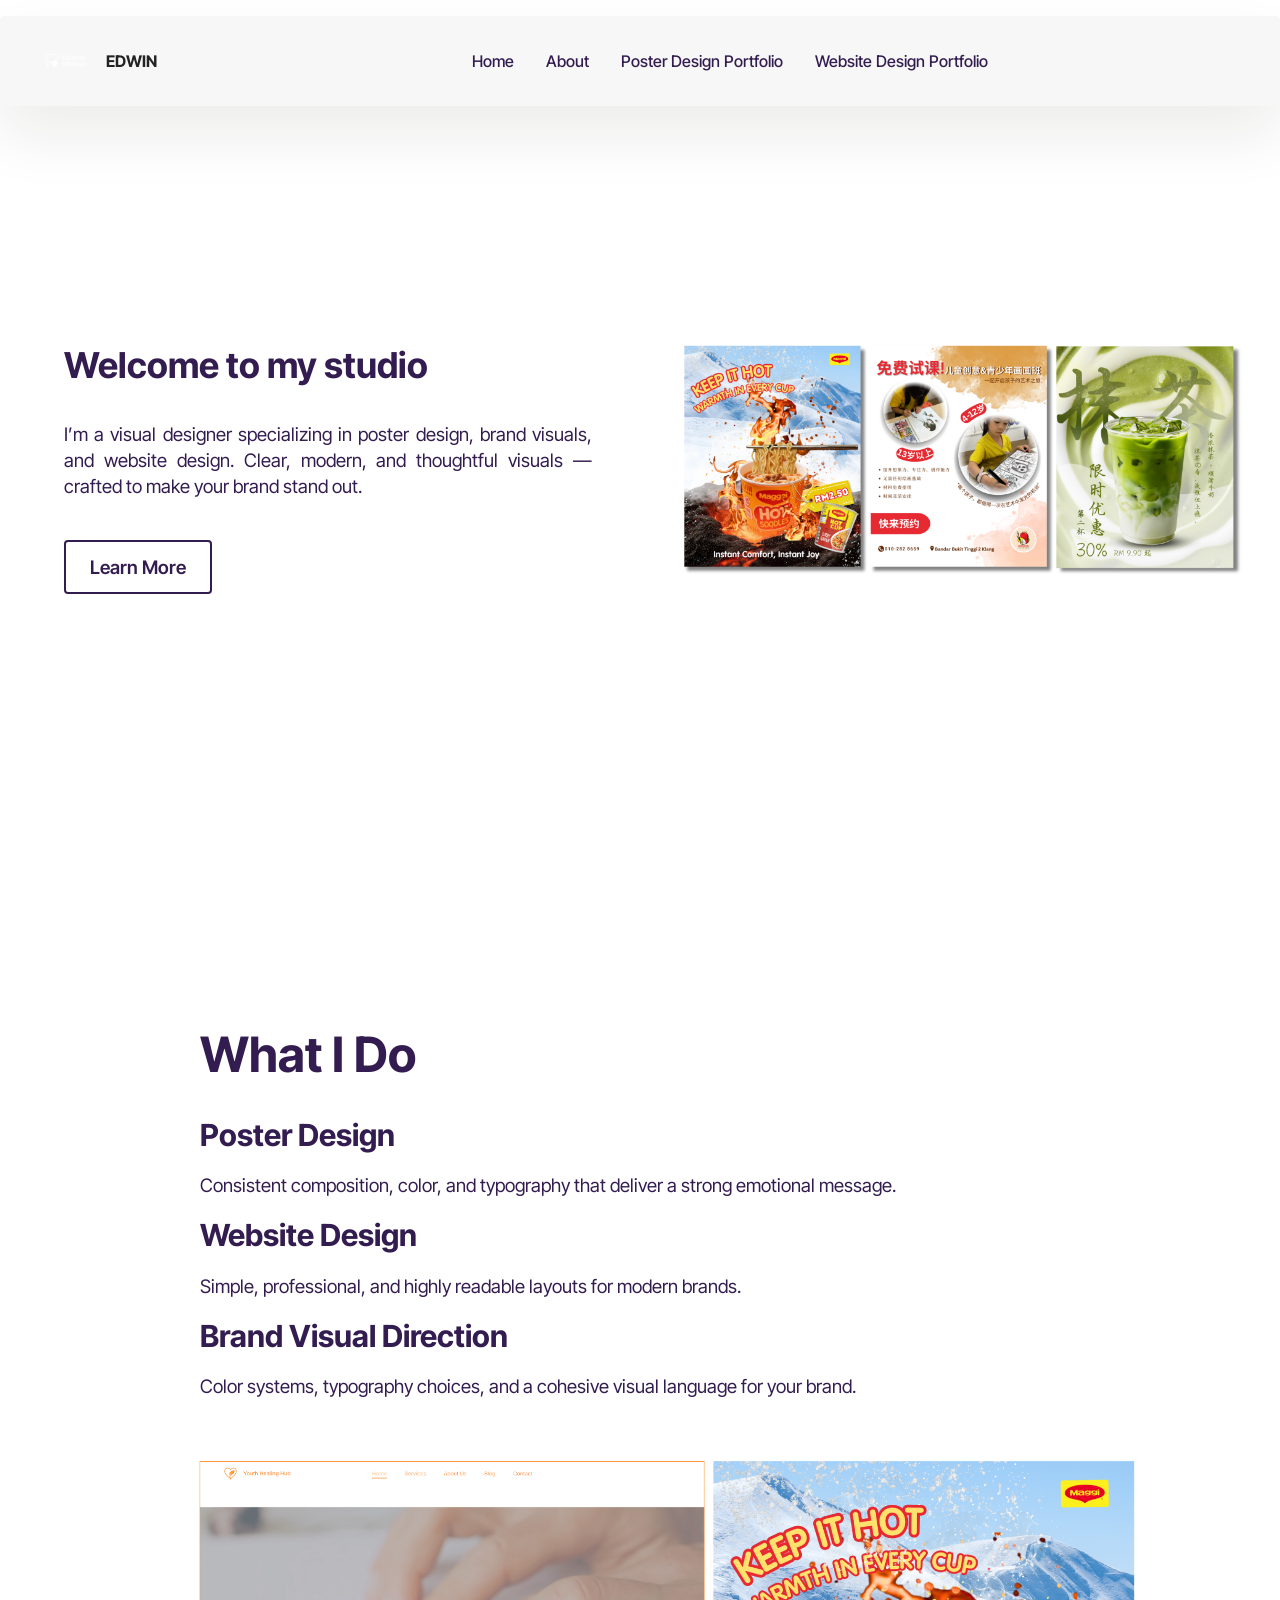
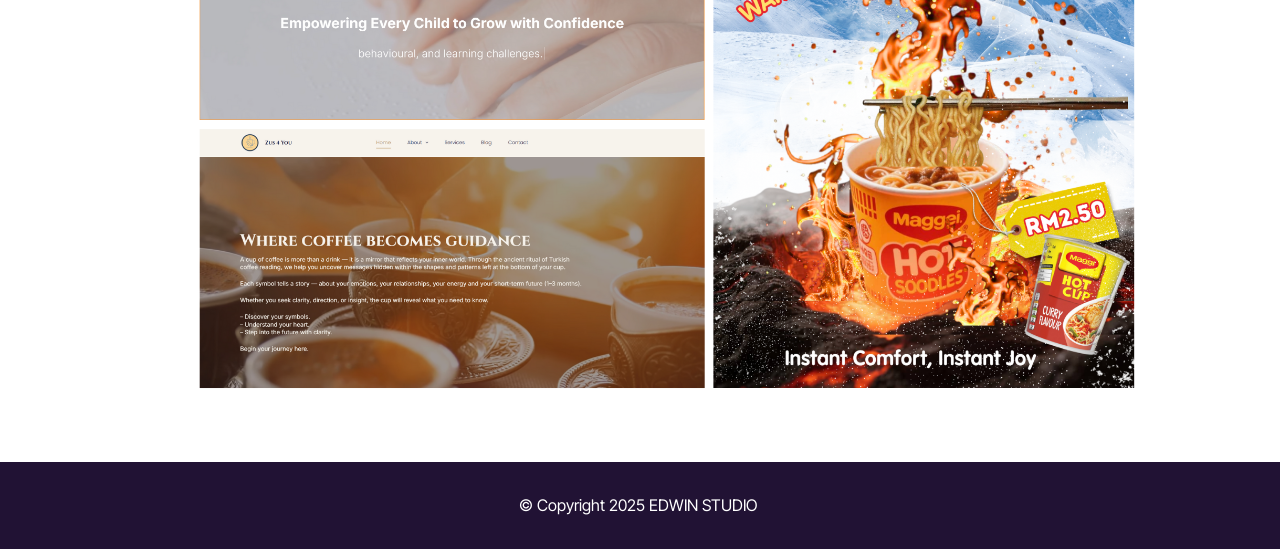
<file: index.html>
<!DOCTYPE html>
<html  >
<head>
  <!-- Site made with Mobirise Website Builder v6.1.4, https://mobirise.com -->
  <meta charset="UTF-8">
  <meta http-equiv="X-UA-Compatible" content="IE=edge">
  <meta name="generator" content="Mobirise v6.1.4, mobirise.com">
  <meta name="viewport" content="width=device-width, initial-scale=1, minimum-scale=1">
  <link rel="shortcut icon" href="assets/images/logo-portfolio-1.png" type="image/x-icon">
  <meta name="description" content="Design That Tells Your Story.
I’m a visual designer specializing in poster design, brand visuals, and website design. Clear, modern and thoughtful visuals — crafted to make your brand stand out.">
  
  
  <title>EDWIN STUDIO</title>
  <link rel="stylesheet" href="assets/web/assets/mobirise-icons2/mobirise2.css">
  <link rel="stylesheet" href="assets/bootstrap/css/bootstrap.min.css">
  <link rel="stylesheet" href="assets/dropdown/css/style.css">
  <link rel="stylesheet" href="assets/theme/css/style.css">
  <link rel="preload" href="https://fonts.googleapis.com/css?family=Inter+Tight:100,200,300,400,500,600,700,800,900,100i,200i,300i,400i,500i,600i,700i,800i,900i&display=swap" as="style" onload="this.onload=null;this.rel='stylesheet'">
  <noscript><link rel="stylesheet" href="https://fonts.googleapis.com/css?family=Inter+Tight:100,200,300,400,500,600,700,800,900,100i,200i,300i,400i,500i,600i,700i,800i,900i&display=swap"></noscript>
  <link rel="preload" as="style" href="assets/mobirise/css/mbr-additional.css?v=cRfOW7"><link rel="stylesheet" href="assets/mobirise/css/mbr-additional.css?v=cRfOW7" type="text/css">

  
  
  
</head>
<body>
  
  <section data-bs-version="5.1" class="menu menu1 cid-v5rsCJGewq" once="menu" id="menu01-7">
	

	<nav class="navbar navbar-dropdown navbar-fixed-top navbar-expand-lg">
		<div class="container">
			<div class="navbar-brand">
				<span class="navbar-logo">
					<a href="index.html#header17-5">
						<img src="assets/images/logo-portfolio-1.png" alt="Mobirise Website Builder" style="height: 3rem;">
					</a>
				</span>
				<span class="navbar-caption-wrap"><a class="navbar-caption text-black text-primary display-4" href="index.html#header01-y">EDWIN<br></a></span>
			</div>
			<button class="navbar-toggler" type="button" data-toggle="collapse" data-bs-toggle="collapse" data-target="#navbarSupportedContent" data-bs-target="#navbarSupportedContent" aria-controls="navbarNavAltMarkup" aria-expanded="false" aria-label="Toggle navigation">
				<div class="hamburger">
					<span></span>
					<span></span>
					<span></span>
					<span></span>
				</div>
			</button>
			<div class="collapse navbar-collapse" id="navbarSupportedContent">
				<ul class="navbar-nav nav-dropdown nav-right" data-app-modern-menu="true"><li class="nav-item">
						<a class="nav-link link text-success text-primary display-4" href="index.html#header17-5">Home</a>
					</li><li class="nav-item"><a class="nav-link link text-success text-primary display-4" href="about.html#header17-f">About</a></li>
					<li class="nav-item"><a class="nav-link link text-success text-primary display-4" href="posterdesignportfolio.html#article07-k">Poster Design Portfolio</a></li>
					<li class="nav-item">
						<a class="nav-link link text-success text-primary display-4" href="websitedesignportfolio.html#article07-o">Website Design Portfolio</a>
					</li></ul>
				
				
			</div>
		</div>
	</nav>
</section>

<section data-bs-version="5.1" class="header1 cid-v5vlntaAkt mbr-fullscreen" id="header01-y">
	

	
	

	<div class="container">
		<div class="row justify-content-center">
			<div class="col-12 col-md-12 col-lg-6 image-wrapper">
				<img class="w-100" src="assets/images/home23.png" alt="Mobirise Website Builder">
			</div>
			<div class="col-12 col-lg col-md-12">
				<div class="text-wrapper align-left">
					<h1 class="mbr-section-title mbr-fonts-style mb-4 display-2">
						<strong>
</strong>
					<div><br></div><div><strong>Welcome to my studio</strong></div></h1>
					<p class="mbr-text mbr-fonts-style mb-4 display-7">I’m a visual designer specializing in poster design, brand visuals, and website design. Clear, modern, and thoughtful visuals — crafted to make your brand stand out.</p>
					<div class="mbr-section-btn mt-3"><a class="btn btn-success-outline display-7" href="about.html#header17-f">Learn More</a></div>
				</div>
			</div>
		</div>
	</div>
</section>

<section data-bs-version="5.1" class="article9 cid-v5rSupA5M2 mbr-fullscreen" id="article09-9">
  

  
  
  <div class="container">
    <div class="row justify-content-center">
      <div class="card col-md-12 col-lg-10">
        <div class="card-wrapper">
          <div class="card-content-text">
            <h3 class="card-title mbr-fonts-style mbr-white mt-3 mb-4 display-1"><strong>What I Do</strong></h3>
          <div class="row card-box align-left">
            <div class="item features-without-image col-12">
              <div class="item-wrapper">
                <h4 class="mbr-section-subtitle mbr-fonts-style mb-3 display-5"><strong>Poster Design</strong></h4>
                <p class="mbr-text mbr-fonts-style display-7">
                  Consistent composition, color, and typography that deliver a strong emotional message.<br>
                </p>
              </div>
            </div>
            <div class="item features-without-image col-12">
              <div class="item-wrapper">
                <h4 class="mbr-section-subtitle mbr-fonts-style mb-3 display-5"><strong>Website Design</strong></h4>
                <p class="mbr-text mbr-fonts-style display-7">
                  Simple, professional, and highly readable layouts for modern brands.<br>
                </p>
              </div>
            </div>
            <div class="item features-without-image col-12">
              <div class="item-wrapper">
                <h4 class="mbr-section-subtitle mbr-fonts-style mb-3 display-5"><strong>Brand Visual Direction</strong></h4>
                <p class="mbr-text mbr-fonts-style display-7">
                  Color systems, typography choices, and a cohesive visual language for your brand.<br>
                </p>
              </div>
            </div>
          </div>
          </div>
          <div class="image-wrapper d-flex justify-content-center mt-3">
            <img src="assets/images/home13.png" alt="Mobirise Website Builder">
          </div>
        </div>
      </div>
    </div>
  </div>
</section>

<section data-bs-version="5.1" class="footer4 cid-v5s7hY0yYA" once="footers" id="footer04-g">

    

    

    <div class="container">
        <div class="media-container-row align-center mbr-white">
            <div class="col-12">
                <p class="mbr-text mb-0 mbr-fonts-style display-4">
                    © Copyright 2025 EDWIN STUDIO&nbsp;</p>
            </div>
        </div>
    </div>
</section>
  
  
</body>
</html>
</file>
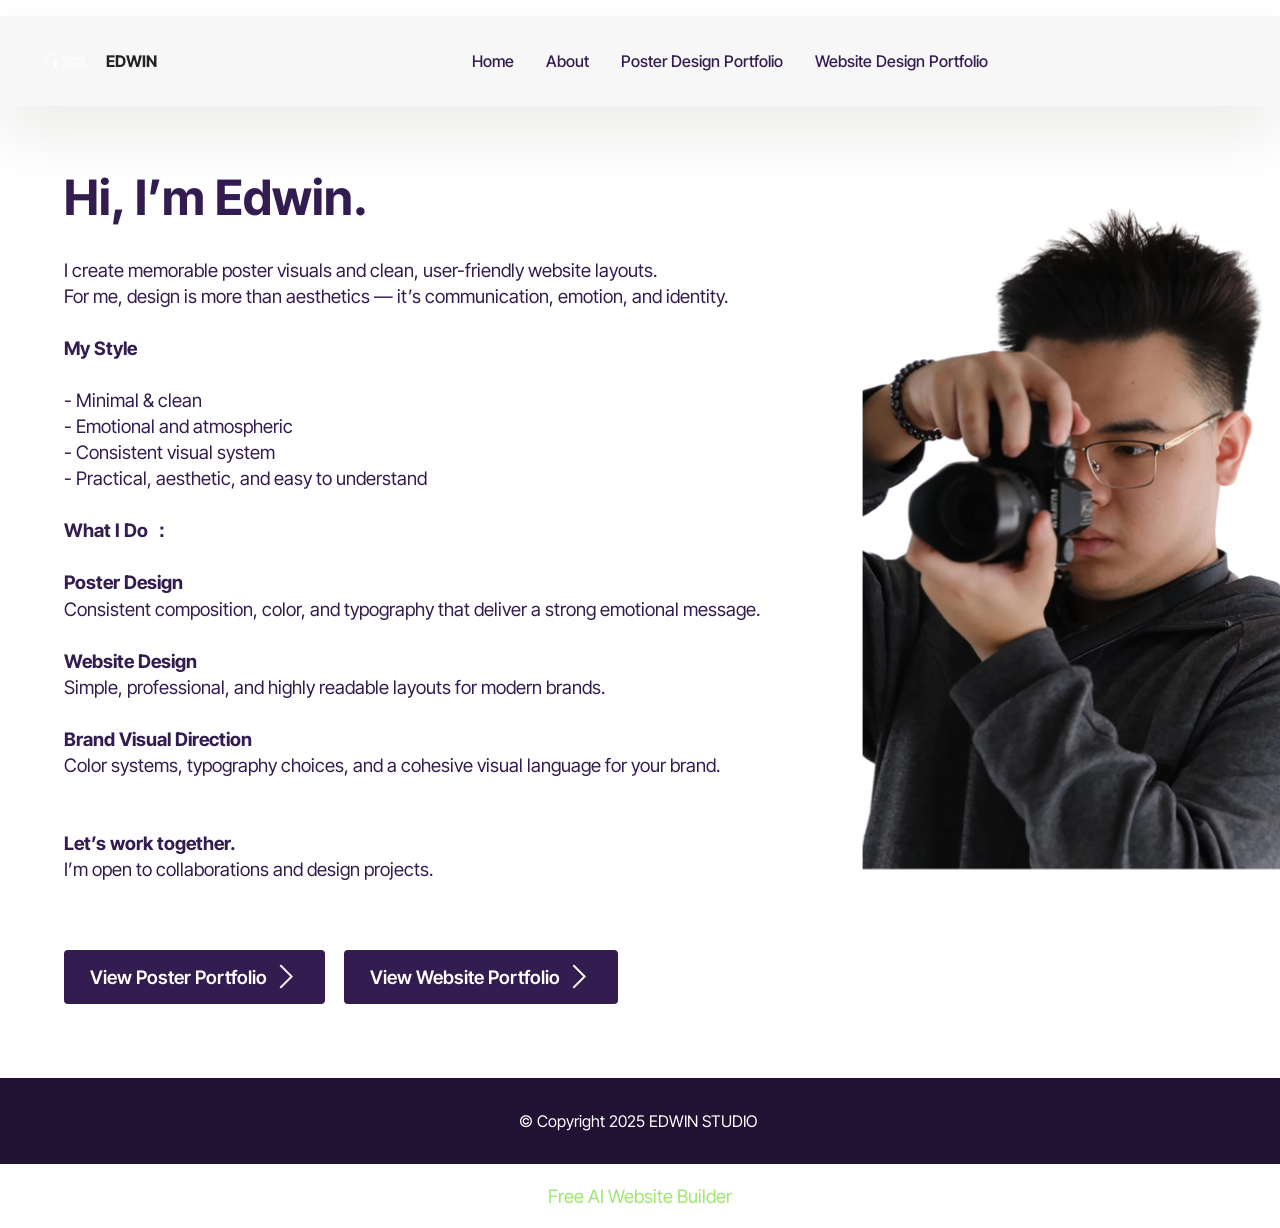
<file: about.html>
<!DOCTYPE html>
<html  >
<head>
  <!-- Site made with Mobirise Website Builder v6.1.4, https://mobirise.com -->
  <meta charset="UTF-8">
  <meta http-equiv="X-UA-Compatible" content="IE=edge">
  <meta name="generator" content="Mobirise v6.1.4, mobirise.com">
  <meta name="viewport" content="width=device-width, initial-scale=1, minimum-scale=1">
  <link rel="shortcut icon" href="assets/images/logo-portfolio-1.png" type="image/x-icon">
  <meta name="description" content="">
  
  
  <title>About</title>
  <link rel="stylesheet" href="assets/web/assets/mobirise-icons2/mobirise2.css">
  <link rel="stylesheet" href="assets/bootstrap/css/bootstrap.min.css">
  <link rel="stylesheet" href="assets/dropdown/css/style.css">
  <link rel="stylesheet" href="assets/theme/css/style.css">
  <link rel="preload" href="https://fonts.googleapis.com/css?family=Inter+Tight:100,200,300,400,500,600,700,800,900,100i,200i,300i,400i,500i,600i,700i,800i,900i&display=swap" as="style" onload="this.onload=null;this.rel='stylesheet'">
  <noscript><link rel="stylesheet" href="https://fonts.googleapis.com/css?family=Inter+Tight:100,200,300,400,500,600,700,800,900,100i,200i,300i,400i,500i,600i,700i,800i,900i&display=swap"></noscript>
  <link rel="preload" as="style" href="assets/mobirise/css/mbr-additional.css?v=87qvJa"><link rel="stylesheet" href="assets/mobirise/css/mbr-additional.css?v=87qvJa" type="text/css">

  
  
  
</head>
<body>
  
  <section data-bs-version="5.1" class="menu menu1 cid-v5rsCJGewq" once="menu" id="menu01-c">
	

	<nav class="navbar navbar-dropdown navbar-fixed-top navbar-expand-lg">
		<div class="container">
			<div class="navbar-brand">
				<span class="navbar-logo">
					<a href="index.html#header17-5">
						<img src="assets/images/logo-portfolio-1.png" alt="Mobirise Website Builder" style="height: 3rem;">
					</a>
				</span>
				<span class="navbar-caption-wrap"><a class="navbar-caption text-black text-primary display-4" href="index.html#header01-y">EDWIN<br></a></span>
			</div>
			<button class="navbar-toggler" type="button" data-toggle="collapse" data-bs-toggle="collapse" data-target="#navbarSupportedContent" data-bs-target="#navbarSupportedContent" aria-controls="navbarNavAltMarkup" aria-expanded="false" aria-label="Toggle navigation">
				<div class="hamburger">
					<span></span>
					<span></span>
					<span></span>
					<span></span>
				</div>
			</button>
			<div class="collapse navbar-collapse" id="navbarSupportedContent">
				<ul class="navbar-nav nav-dropdown nav-right" data-app-modern-menu="true"><li class="nav-item">
						<a class="nav-link link text-success text-primary display-4" href="index.html#header17-5">Home</a>
					</li><li class="nav-item"><a class="nav-link link text-success text-primary display-4" href="about.html#header17-f">About</a></li>
					<li class="nav-item"><a class="nav-link link text-success text-primary display-4" href="posterdesignportfolio.html#article07-k">Poster Design Portfolio</a></li>
					<li class="nav-item">
						<a class="nav-link link text-success text-primary display-4" href="websitedesignportfolio.html#article07-o">Website Design Portfolio</a>
					</li></ul>
				
				
			</div>
		</div>
	</nav>
</section>

<section data-bs-version="5.1" class="header16 cid-v5s6P1RbLI mbr-fullscreen" id="header17-f">
  
  
  <div class="container">
    <div class="row">
      <div class="content-wrap col-12 col-md-12">
        <h1 class="mbr-section-title mbr-fonts-style mbr-white mb-4 display-1"><strong><br></strong><br><strong>Hi, I’m Edwin.</strong></h1>
        
        <p class="mbr-fonts-style mbr-text mbr-white mb-4 display-7">I create memorable poster visuals and clean, user-friendly website layouts.<br>For me, design is more than aesthetics — it’s communication, emotion, and identity.<br><br><strong>My Style<br></strong><br>- Minimal &amp; clean<br>- Emotional and atmospheric<br>- Consistent visual system<br>- Practical, aesthetic, and easy to understand<br><br><strong>What I Do ：<br></strong><br><strong>Poster Design<br></strong>Consistent composition, color, and typography that deliver a strong emotional message.<br><br><strong>Website Design<br></strong>Simple, professional, and highly readable layouts for modern brands.<br><br><strong>Brand Visual Direction<br></strong>Color systems, typography choices, and a cohesive visual language for your brand.<br><br><br><strong>Let’s work together.<br></strong>I’m open to collaborations and design projects.<br><br></p>
        <div class="mbr-section-btn"><a class="btn btn-success display-7" href="posterdesignportfolio.html#article07-k"><span class="mobi-mbri mobi-mbri-arrow-next mbr-iconfont mbr-iconfont-btn"></span>View Poster Portfolio</a> <a class="btn btn-success display-7" href="websitedesignportfolio.html#article07-o"><span class="mobi-mbri mobi-mbri-arrow-next mbr-iconfont mbr-iconfont-btn"></span>View Website Portfolio</a></div>
      </div>
    </div>
  </div>
</section>

<section data-bs-version="5.1" class="footer4 cid-v5s7hY0yYA" once="footers" id="footer04-g">

    

    

    <div class="container">
        <div class="media-container-row align-center mbr-white">
            <div class="col-12">
                <p class="mbr-text mb-0 mbr-fonts-style display-4">
                    © Copyright 2025 EDWIN STUDIO&nbsp;</p>
            </div>
        </div>
    </div>
</section><section class="display-7" style="padding: 0;align-items: center;justify-content: center;flex-wrap: wrap;    align-content: center;display: flex;position: relative;height: 4rem;"><a href="https://mobiri.se/4250549" style="flex: 1 1;height: 4rem;position: absolute;width: 100%;z-index: 1;"><img alt="" style="height: 4rem;" src="[data-uri]"></a><p style="margin: 0;text-align: center;" class="display-7">&#8204;</p><a style="z-index:1" href="https://mobirise.com/builder/ai-website-builder.html">Free AI Website Builder</a></section><script src="assets/bootstrap/js/bootstrap.bundle.min.js"></script>  <script src="assets/smoothscroll/smooth-scroll.js"></script>  <script src="assets/ytplayer/index.js"></script>  <script src="assets/dropdown/js/navbar-dropdown.js"></script>  <script src="assets/theme/js/script.js"></script>  
  
  
</body>
</html>
</file>
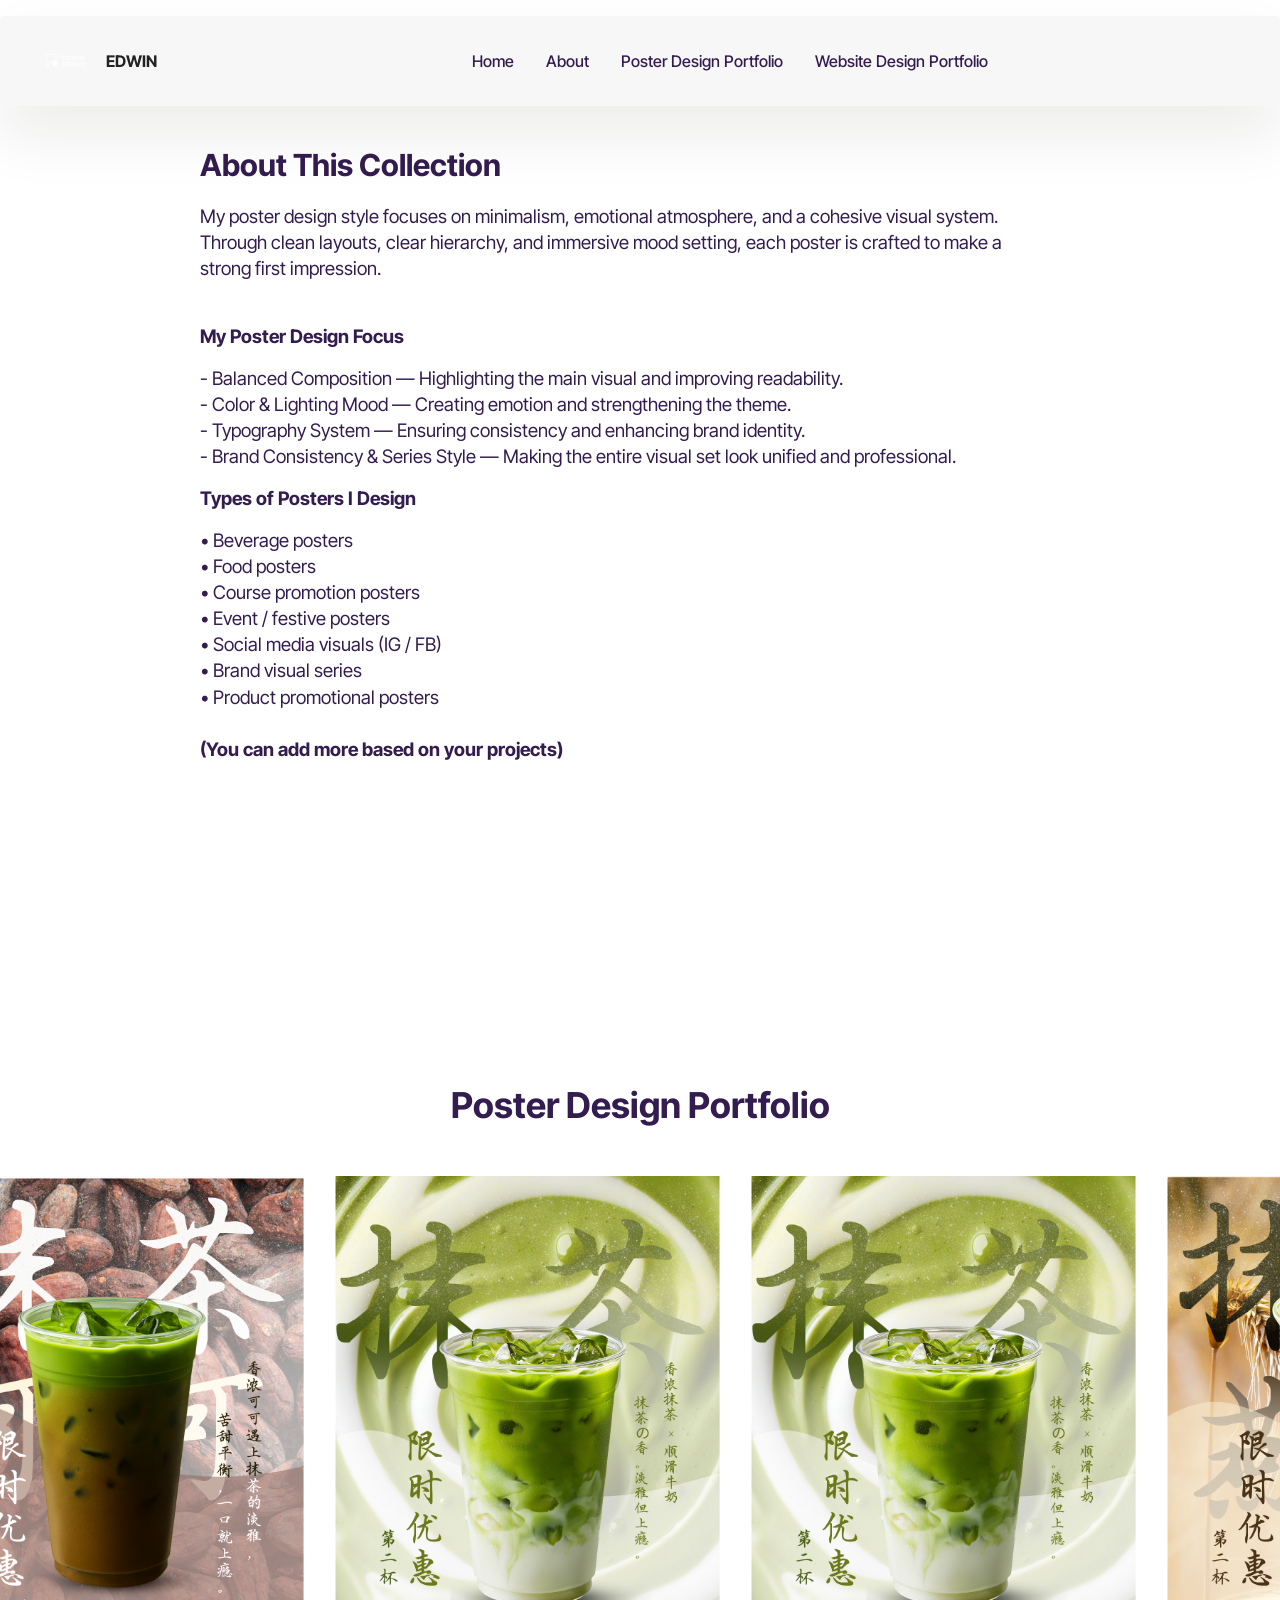
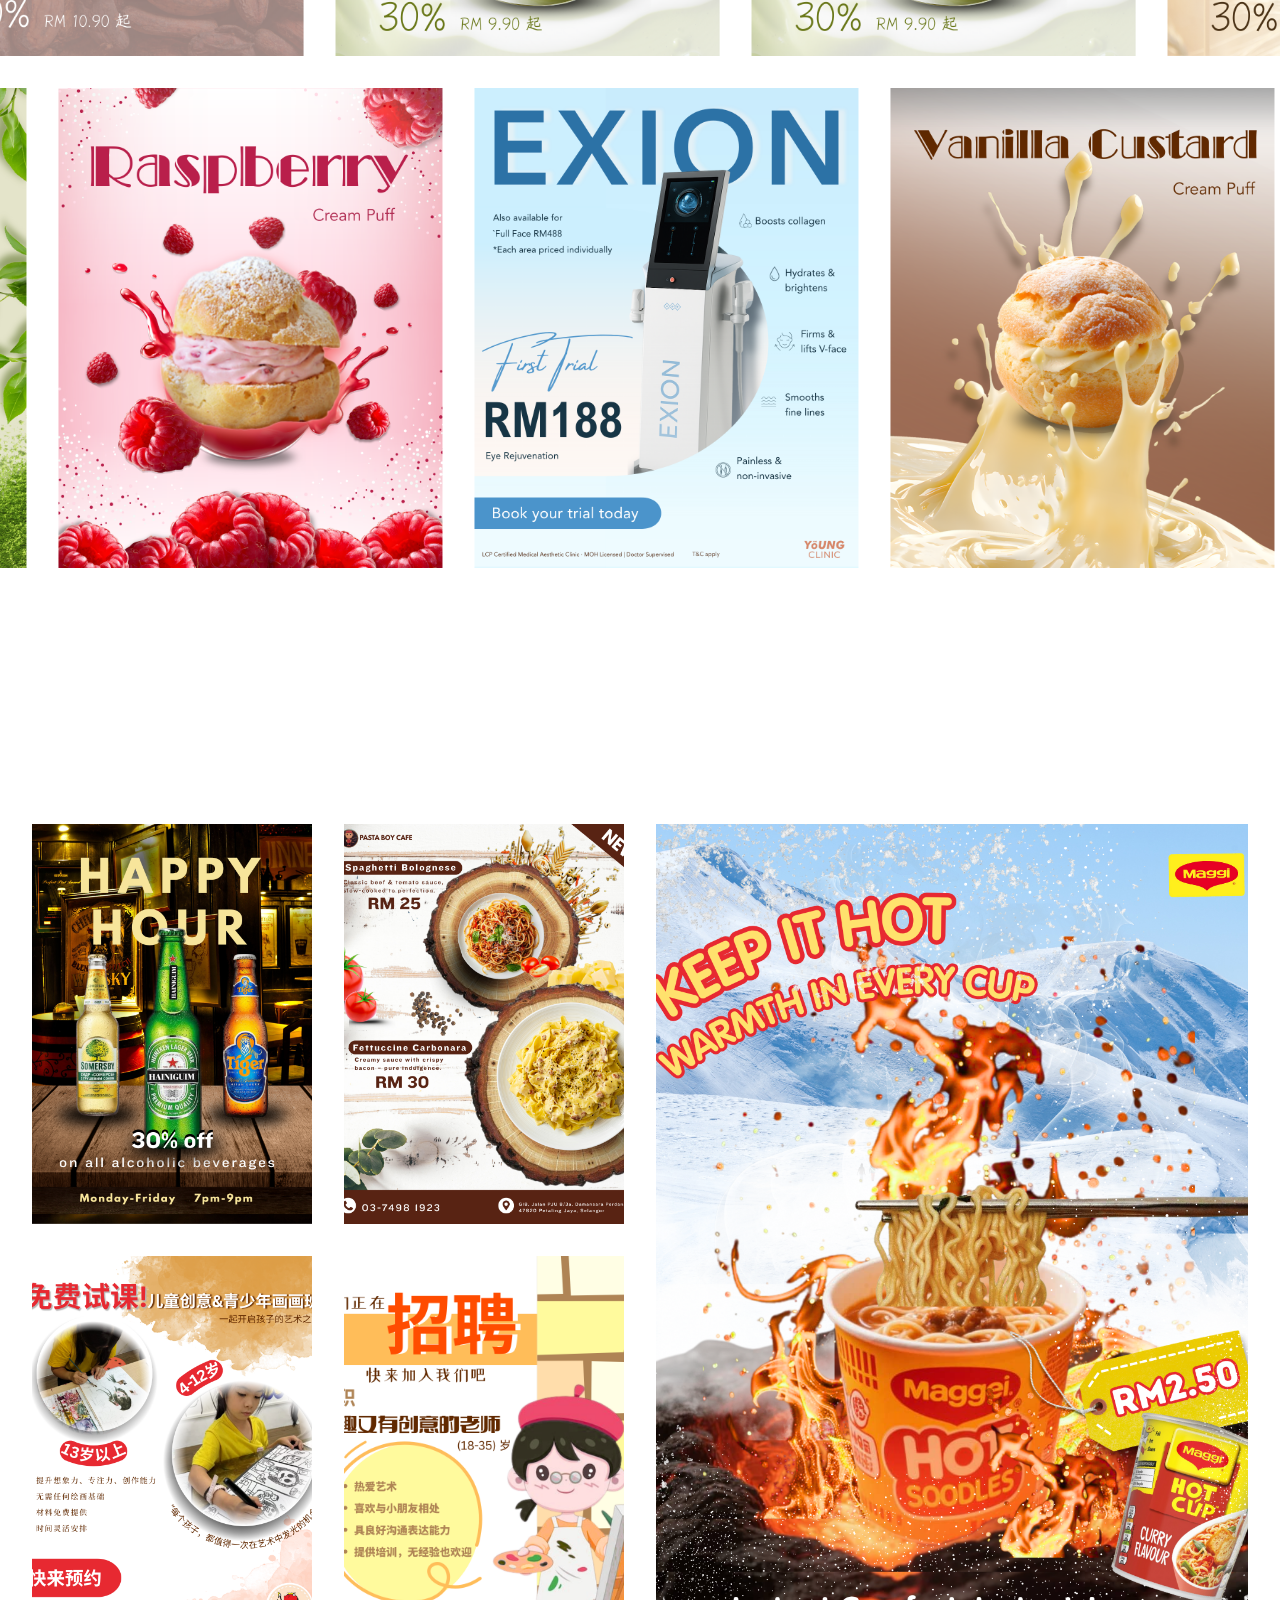
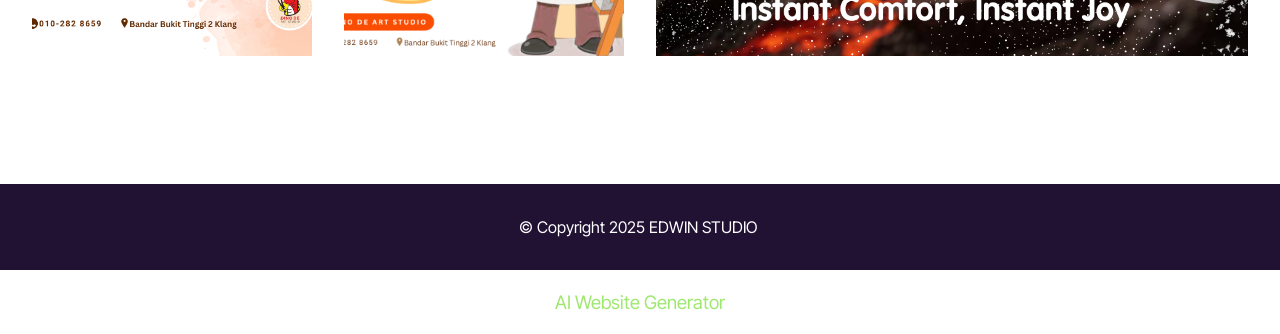
<file: posterdesignportfolio.html>
<!DOCTYPE html>
<html  >
<head>
  <!-- Site made with Mobirise Website Builder v6.1.4, https://mobirise.com -->
  <meta charset="UTF-8">
  <meta http-equiv="X-UA-Compatible" content="IE=edge">
  <meta name="generator" content="Mobirise v6.1.4, mobirise.com">
  <meta name="viewport" content="width=device-width, initial-scale=1, minimum-scale=1">
  <link rel="shortcut icon" href="assets/images/logo-portfolio-1.png" type="image/x-icon">
  <meta name="description" content="">
  
  
  <title>Poster Design Portfolio</title>
  <link rel="stylesheet" href="assets/web/assets/mobirise-icons2/mobirise2.css">
  <link rel="stylesheet" href="assets/bootstrap/css/bootstrap.min.css">
  <link rel="stylesheet" href="assets/dropdown/css/style.css">
  <link rel="stylesheet" href="assets/theme/css/style.css">
  <link rel="preload" href="https://fonts.googleapis.com/css?family=Inter+Tight:100,200,300,400,500,600,700,800,900,100i,200i,300i,400i,500i,600i,700i,800i,900i&display=swap" as="style" onload="this.onload=null;this.rel='stylesheet'">
  <noscript><link rel="stylesheet" href="https://fonts.googleapis.com/css?family=Inter+Tight:100,200,300,400,500,600,700,800,900,100i,200i,300i,400i,500i,600i,700i,800i,900i&display=swap"></noscript>
  <link rel="preload" as="style" href="assets/mobirise/css/mbr-additional.css?v=nDxL4t"><link rel="stylesheet" href="assets/mobirise/css/mbr-additional.css?v=nDxL4t" type="text/css">

  
  
  
</head>
<body>
  
  <section data-bs-version="5.1" class="menu menu1 cid-v5rsCJGewq" once="menu" id="menu01-h">
	

	<nav class="navbar navbar-dropdown navbar-fixed-top navbar-expand-lg">
		<div class="container">
			<div class="navbar-brand">
				<span class="navbar-logo">
					<a href="index.html#header17-5">
						<img src="assets/images/logo-portfolio-1.png" alt="Mobirise Website Builder" style="height: 3rem;">
					</a>
				</span>
				<span class="navbar-caption-wrap"><a class="navbar-caption text-black text-primary display-4" href="index.html#header01-y">EDWIN<br></a></span>
			</div>
			<button class="navbar-toggler" type="button" data-toggle="collapse" data-bs-toggle="collapse" data-target="#navbarSupportedContent" data-bs-target="#navbarSupportedContent" aria-controls="navbarNavAltMarkup" aria-expanded="false" aria-label="Toggle navigation">
				<div class="hamburger">
					<span></span>
					<span></span>
					<span></span>
					<span></span>
				</div>
			</button>
			<div class="collapse navbar-collapse" id="navbarSupportedContent">
				<ul class="navbar-nav nav-dropdown nav-right" data-app-modern-menu="true"><li class="nav-item">
						<a class="nav-link link text-success text-primary display-4" href="index.html#header17-5">Home</a>
					</li><li class="nav-item"><a class="nav-link link text-success text-primary display-4" href="about.html#header17-f">About</a></li>
					<li class="nav-item"><a class="nav-link link text-success text-primary display-4" href="posterdesignportfolio.html#article07-k">Poster Design Portfolio</a></li>
					<li class="nav-item">
						<a class="nav-link link text-success text-primary display-4" href="websitedesignportfolio.html#article07-o">Website Design Portfolio</a>
					</li></ul>
				
				
			</div>
		</div>
	</nav>
</section>

<section data-bs-version="5.1" class="article07 cid-v5sdlAoGtu" id="article07-k">
  

  
  
  <div class="container">
    <div class="row justify-content-center">
      <div class="card col-md-12 col-lg-10">
        <div class="card-wrapper">
          
          <div class="row card-box align-left">
            
            <div class="item features-without-image col-12 active">
              <div class="item-wrapper">
                <h4 class="mbr-section-subtitle mbr-fonts-style mb-3 display-5"><strong>About This Collection</strong></h4>
                <p class="mbr-text mbr-fonts-style display-7">My poster design style focuses on minimalism, emotional atmosphere, and a cohesive visual system.<br>Through clean layouts, clear hierarchy, and immersive mood setting, each poster is crafted to make a strong first impression.<br><br></p>
              </div>
            </div>
            <div class="item features-without-image col-12">
              <div class="item-wrapper">
                <h4 class="mbr-section-subtitle mbr-fonts-style mb-3 display-7"><strong>My Poster Design Focus</strong></h4>
                <p class="mbr-text mbr-fonts-style display-7">- Balanced Composition — Highlighting the main visual and improving readability.<br>- Color &amp; Lighting Mood — Creating emotion and strengthening the theme.<br>- Typography System — Ensuring consistency and enhancing brand identity.<br>- Brand Consistency &amp; Series Style — Making the entire visual set look unified and professional.</p>
              </div>
            </div>
            <div class="item features-without-image col-12">
              <div class="item-wrapper">
                <h4 class="mbr-section-subtitle mbr-fonts-style mb-3 display-7"><strong>Types of Posters I Design</strong></h4>
                <p class="mbr-text mbr-fonts-style display-7">• Beverage posters<br>• Food posters<br>• Course promotion posters<br>• Event / festive posters<br>• Social media visuals (IG / FB)<br>• Brand visual series<br>• Product promotional posters<br><br><strong>(You can add more based on your projects)</strong></p>
              </div>
            </div>
          </div>
          
        </div>
      </div>
    </div>
  </div>
</section>

<section data-bs-version="5.1" class="gallery4 cid-v5s9VIebfG" id="gallery04-j">
  
  
  <div class="container-fluid gallery-wrapper">
    <div class="row justify-content-center">
      <div class="col-12 content-head">
        <div class="mbr-section-head mb-5">
          <h4 class="mbr-section-title mbr-fonts-style align-center mb-0 display-2"><strong>Poster Design Portfolio</strong></h4>
          
        </div>
      </div>
    </div>
    <div class="grid-container">
      <div class="grid-container-1" style="transform: translate3d(-200px, 0px, 0px);">
        <div class="grid-item">
          <img src="assets/images/1.png" alt="Mobirise Website Builder">
        </div>
        <div class="grid-item">
          <img src="assets/images/2.png" alt="Mobirise Website Builder">
        </div>
        <div class="grid-item">
          <img src="assets/images/3.png" alt="Mobirise Website Builder">
        </div>
        <div class="grid-item">
          <img src="assets/images/1.png" alt="Mobirise Website Builder">
        </div>
      </div>
      <div class="grid-container-2" style="transform: translate3d(-70px, 0px, 0px);">
        <div class="grid-item">
          <img src="assets/images/young-clinic-exion-poster-2-1080-x-1350.png" alt="Mobirise Website Builder">
        </div>
        <div class="grid-item">
          <img src="assets/images/3-1.png" alt="Mobirise Website Builder">
        </div>
        <div class="grid-item">
          <img src="assets/images/2-1.png" alt="Mobirise Website Builder">
        </div>
        <div class="grid-item">
          <img src="assets/images/1-1.png" alt="Mobirise Website Builder">
        </div>
      </div>
    </div>
  </div>
</section>

<section data-bs-version="5.1" class="gallery05 cid-v5sfz33VdV" id="gallery05-l">
    

    
    
    <div class="container">
        
        <div class="row justify-content-center  blockContent">
            <div class="col-12 col-lg-6">
                <div class="row">
                    <div class="col-xs-12 col-sm-12 col-md-6 col-lg-6 active">
                        <div class="item-wrapper">
                            <div class="item-img">
                                <img src="assets/images/1-2.png" alt="Mobirise Website Builder" title="" data-slide-to="0" data-bs-slide-to="0" class="smallImage">
                            </div>

                        </div>
                    </div>
                    <div class="col-md-6 col-xs-12 col-sm-12 col-lg-6">
                        <div class="item-wrapper">
                            <div class="item-img">
                                <img src="assets/images/2-2.png" alt="Mobirise Website Builder" title="" data-slide-to="1" data-bs-slide-to="1" class="smallImage">
                            </div>

                        </div>
                    </div>
                    <div class="col-xs-12 col-sm-12 col-md-6 col-lg-6">
                        <div class="item-wrapper">
                            <div class="item-img">
                                <img src="assets/images/0.png" alt="Mobirise Website Builder" title="" data-slide-to="2" data-bs-slide-to="2" class="smallImage">
                            </div>
                        </div>
                    </div>
                    <div class="col-xs-12 col-sm-12 col-md-6 col-lg-6">
                        <div class="item-wrapper">
                            <div class="item-img">
                                <img src="assets/images/dino-de-art-poster.png" alt="Mobirise Website Builder" title="" data-slide-to="3" data-bs-slide-to="3" class="smallImage">
                            </div>
                        </div>
                    </div>
                </div>
            </div>
            <div class="col-12 col-lg-6">
                <div class="item-wrapper">
                    <div class="item-img ">
                        <img class="w-100 largeImage" src="assets/images/hot-cup.png" alt="Mobirise Website Builder" data-slide-to="3" data-bs-slide-to="3">
                    </div>

                </div>
            </div>
        </div>
    </div>
</section>

<section data-bs-version="5.1" class="footer4 cid-v5s7hY0yYA" once="footers" id="footer04-i">

    

    

    <div class="container">
        <div class="media-container-row align-center mbr-white">
            <div class="col-12">
                <p class="mbr-text mb-0 mbr-fonts-style display-4">
                    © Copyright 2025 EDWIN STUDIO&nbsp;</p>
            </div>
        </div>
    </div>
</section><section class="display-7" style="padding: 0;align-items: center;justify-content: center;flex-wrap: wrap;    align-content: center;display: flex;position: relative;height: 4rem;"><a href="https://mobiri.se/4250549" style="flex: 1 1;height: 4rem;position: absolute;width: 100%;z-index: 1;"><img alt="" style="height: 4rem;" src="[data-uri]"></a><p style="margin: 0;text-align: center;" class="display-7">&#8204;</p><a style="z-index:1" href="https://mobirise.com/builder/ai-website-generator.html">AI Website Generator</a></section><script src="assets/bootstrap/js/bootstrap.bundle.min.js"></script>  <script src="assets/smoothscroll/smooth-scroll.js"></script>  <script src="assets/ytplayer/index.js"></script>  <script src="assets/dropdown/js/navbar-dropdown.js"></script>  <script src="assets/scrollgallery/scroll-gallery.js"></script>  <script src="assets/theme/js/script.js"></script>  
  
  
</body>
</html>
</file>
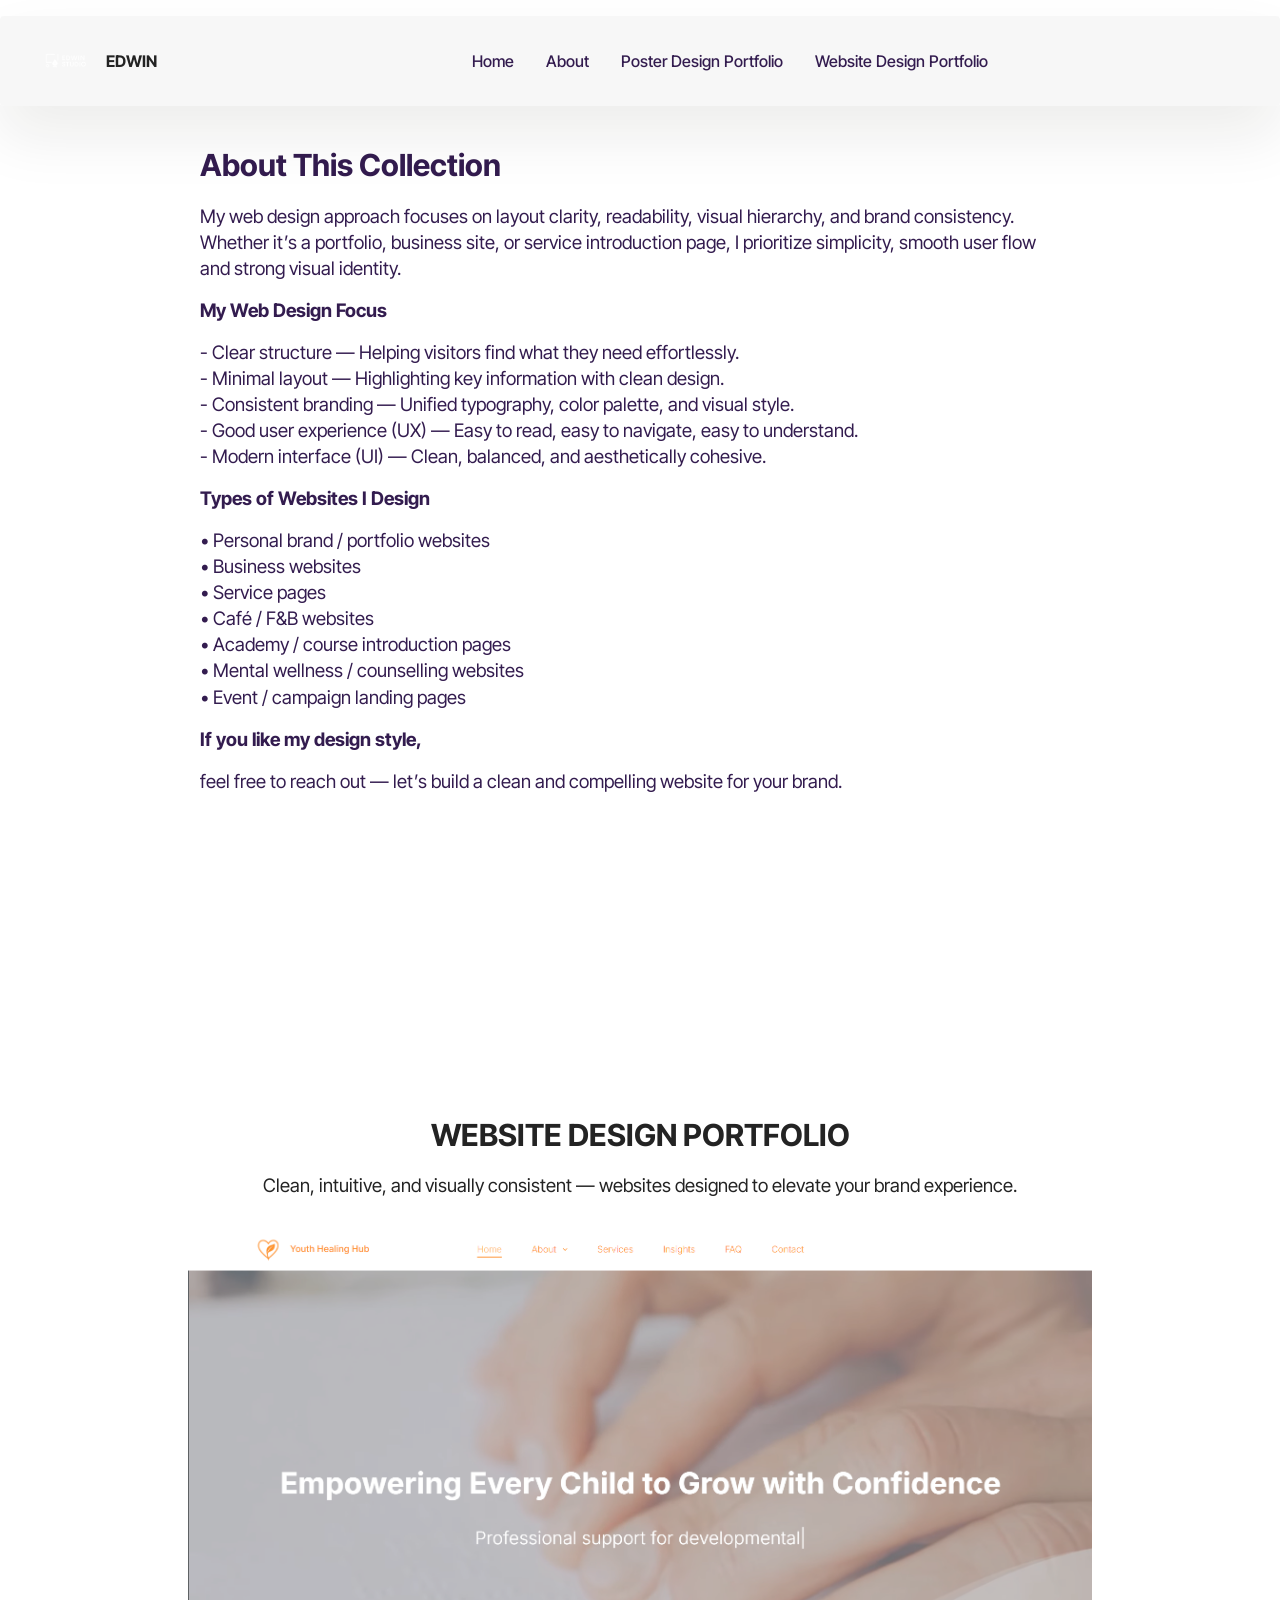
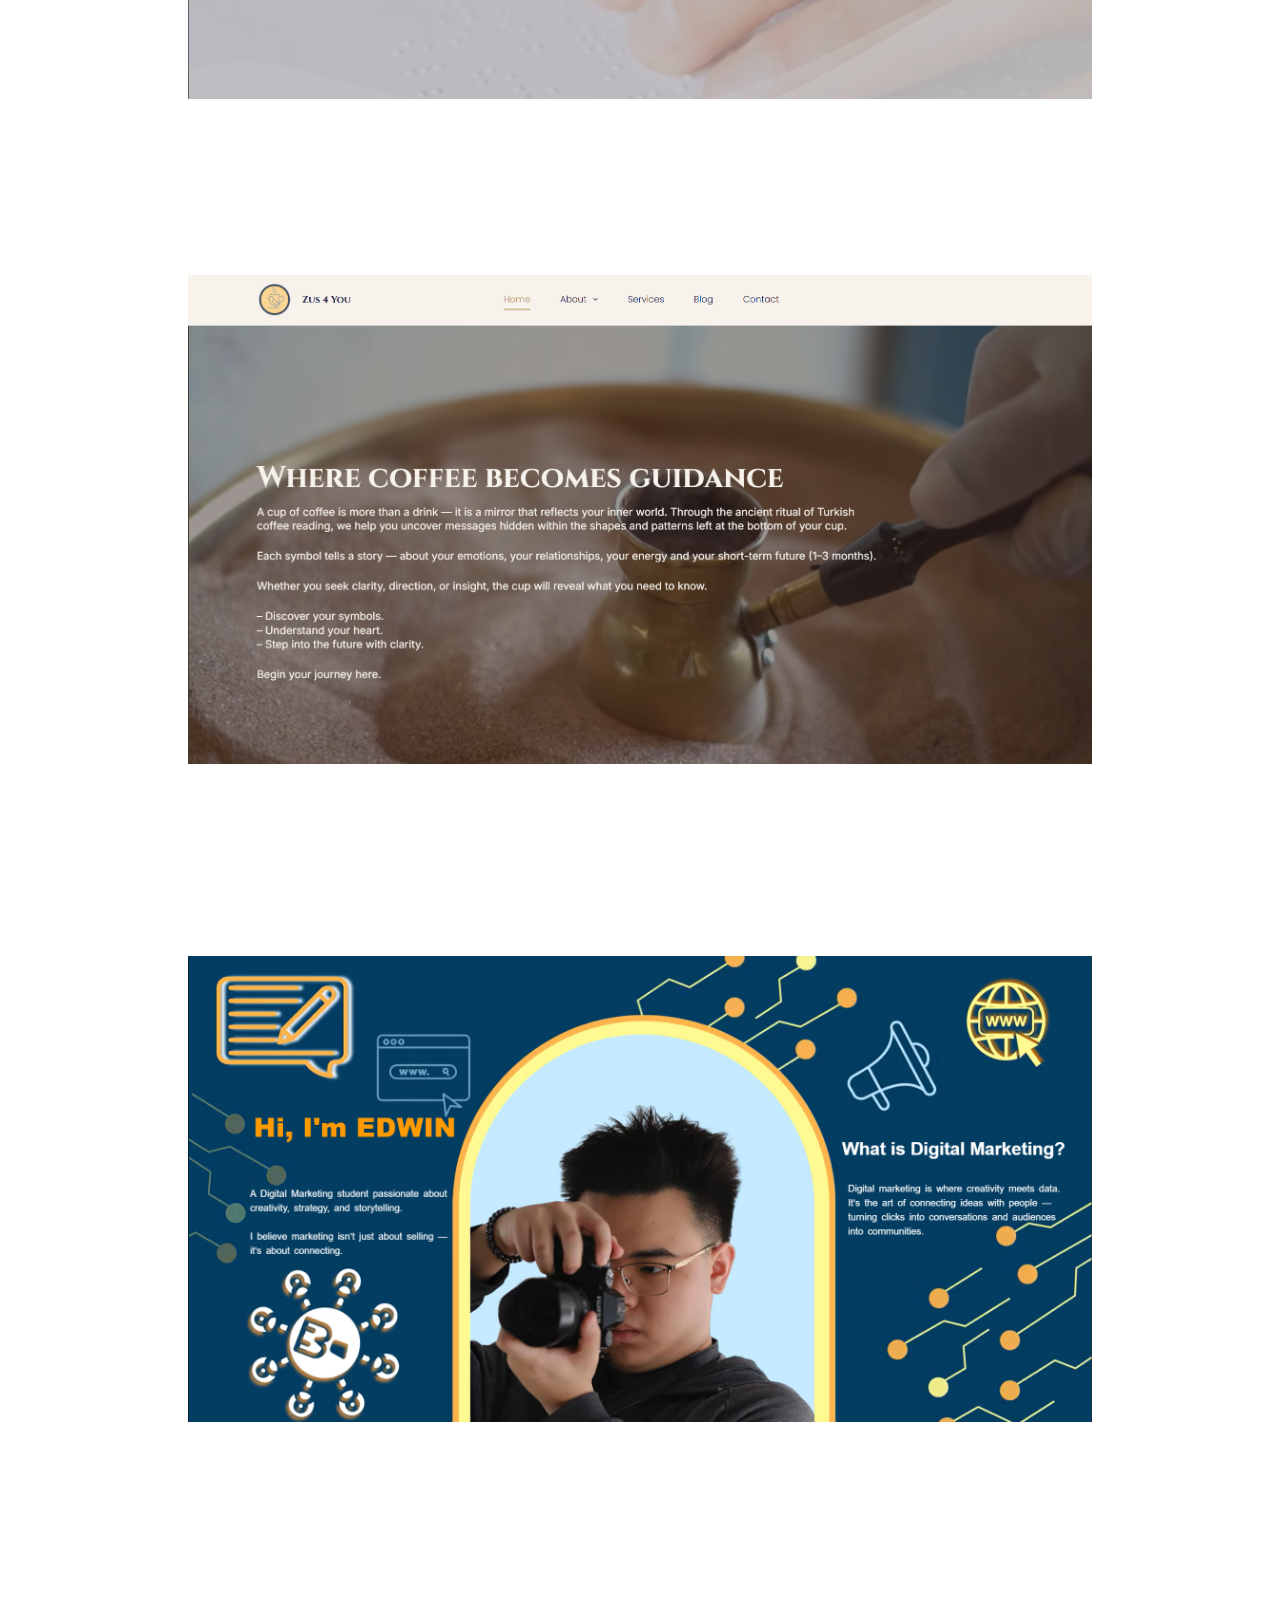
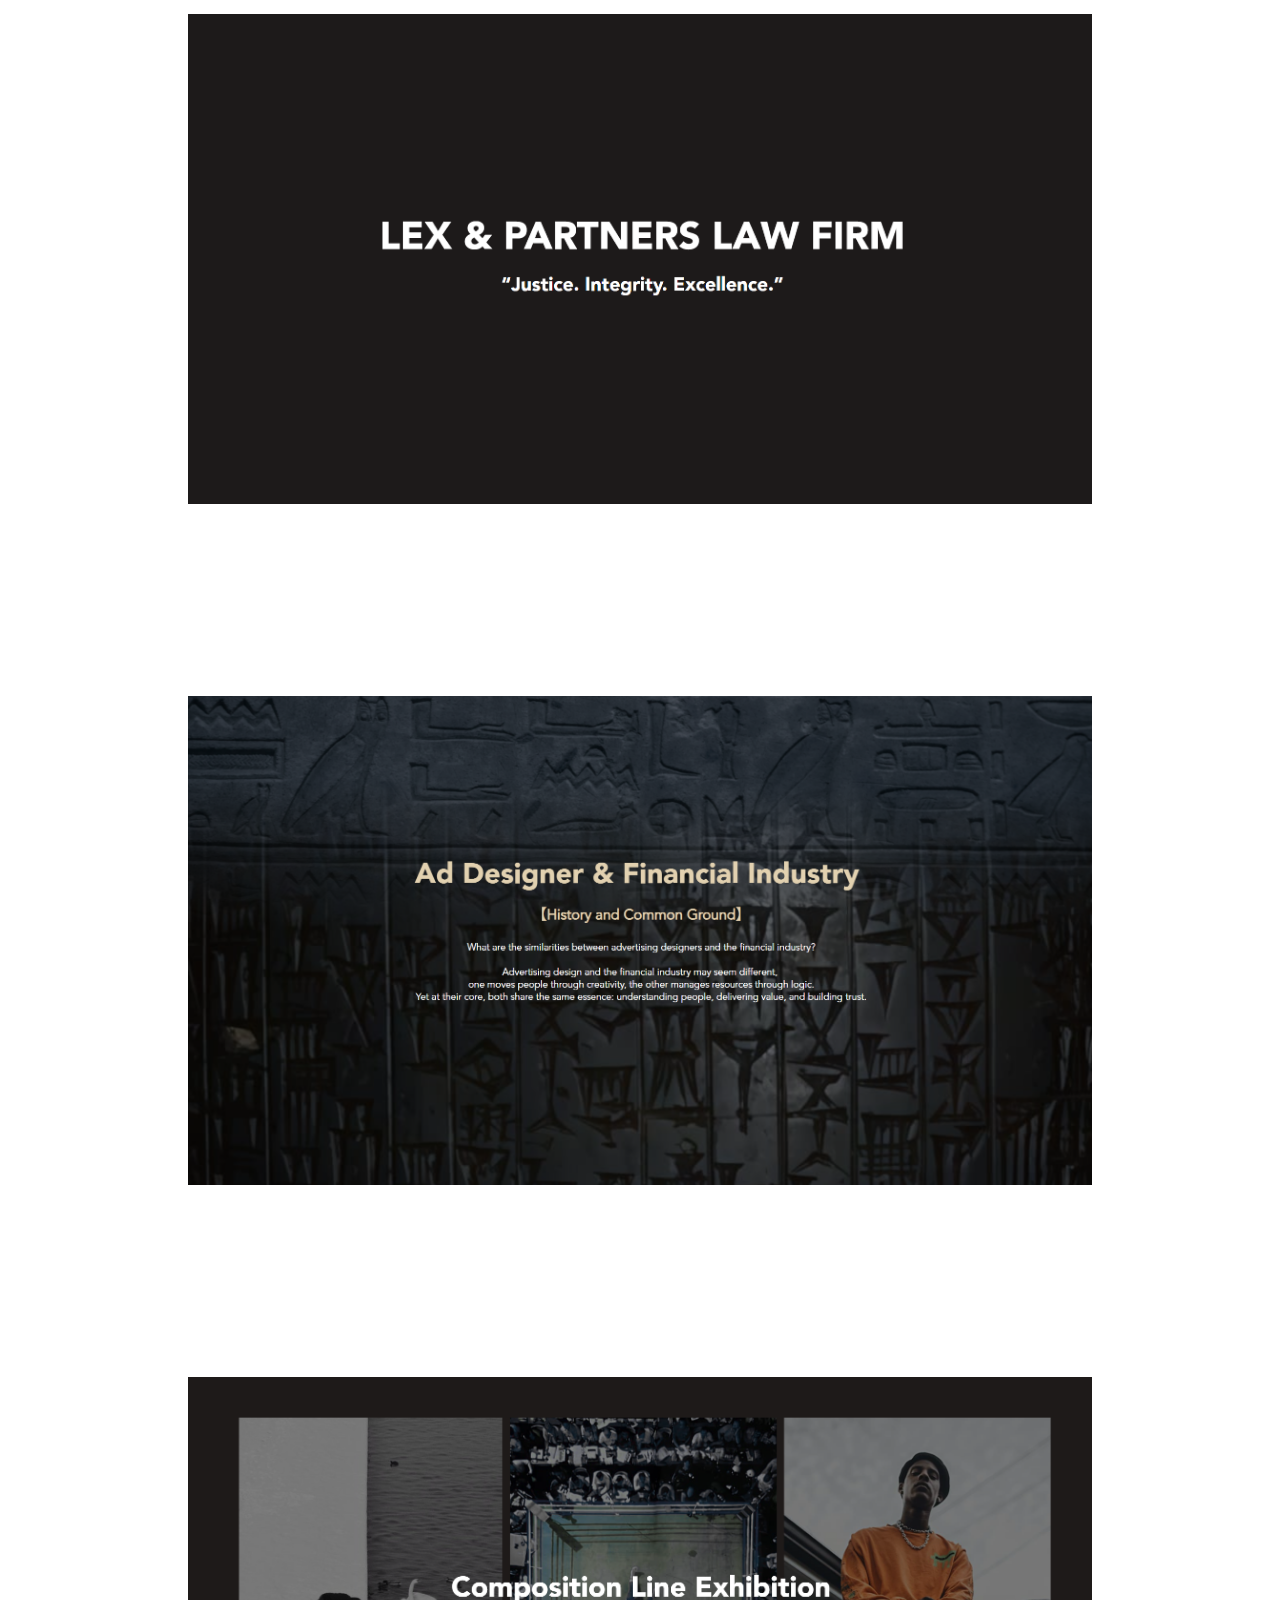
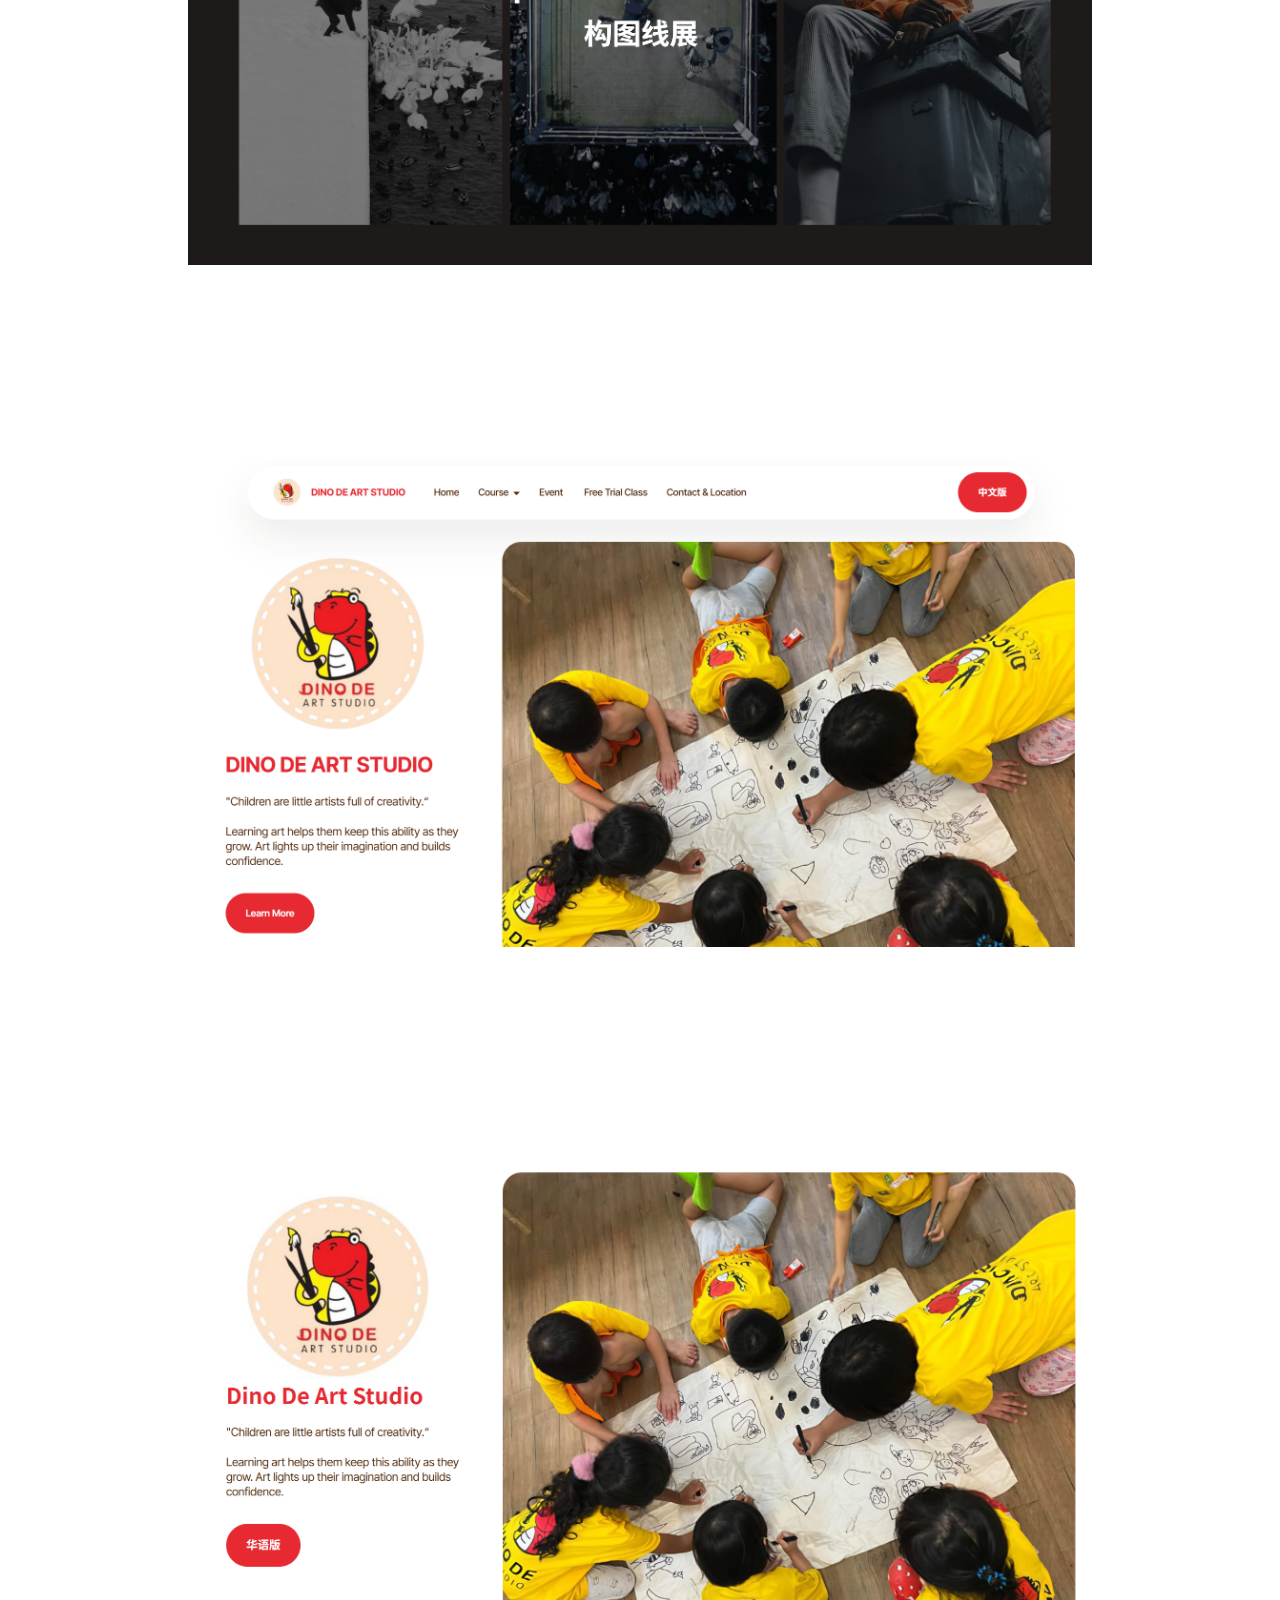
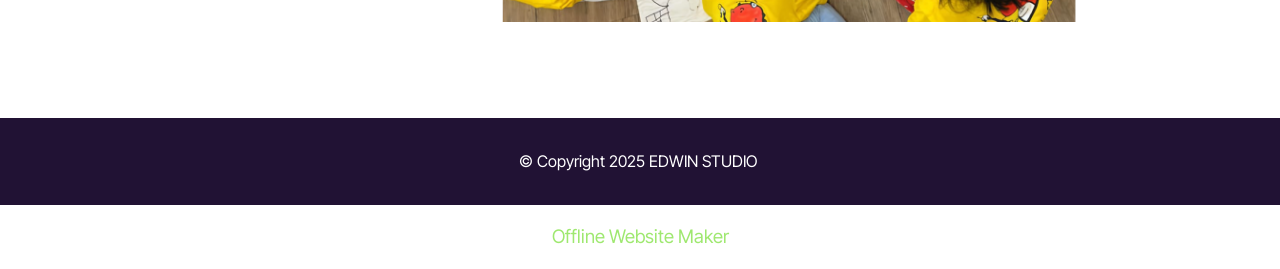
<file: websitedesignportfolio.html>
<!DOCTYPE html>
<html  >
<head>
  <!-- Site made with Mobirise Website Builder v6.1.4, https://mobirise.com -->
  <meta charset="UTF-8">
  <meta http-equiv="X-UA-Compatible" content="IE=edge">
  <meta name="generator" content="Mobirise v6.1.4, mobirise.com">
  <meta name="viewport" content="width=device-width, initial-scale=1, minimum-scale=1">
  <link rel="shortcut icon" href="assets/images/logo-portfolio-1.png" type="image/x-icon">
  <meta name="description" content="">
  
  
  <title>Website Design Portfolio</title>
  <link rel="stylesheet" href="assets/web/assets/mobirise-icons2/mobirise2.css">
  <link rel="stylesheet" href="assets/bootstrap/css/bootstrap.min.css">
  <link rel="stylesheet" href="assets/dropdown/css/style.css">
  <link rel="stylesheet" href="assets/theme/css/style.css">
  <link rel="preload" href="https://fonts.googleapis.com/css?family=Inter+Tight:100,200,300,400,500,600,700,800,900,100i,200i,300i,400i,500i,600i,700i,800i,900i&display=swap" as="style" onload="this.onload=null;this.rel='stylesheet'">
  <noscript><link rel="stylesheet" href="https://fonts.googleapis.com/css?family=Inter+Tight:100,200,300,400,500,600,700,800,900,100i,200i,300i,400i,500i,600i,700i,800i,900i&display=swap"></noscript>
  <link rel="preload" as="style" href="assets/mobirise/css/mbr-additional.css?v=4pgBWP"><link rel="stylesheet" href="assets/mobirise/css/mbr-additional.css?v=4pgBWP" type="text/css">

  
  
  
</head>
<body>
  
  <section data-bs-version="5.1" class="menu menu1 cid-v5rsCJGewq" once="menu" id="menu01-m">
	

	<nav class="navbar navbar-dropdown navbar-fixed-top navbar-expand-lg">
		<div class="container">
			<div class="navbar-brand">
				<span class="navbar-logo">
					<a href="index.html#header17-5">
						<img src="assets/images/logo-portfolio-1.png" alt="Mobirise Website Builder" style="height: 3rem;">
					</a>
				</span>
				<span class="navbar-caption-wrap"><a class="navbar-caption text-black text-primary display-4" href="index.html#header01-y">EDWIN<br></a></span>
			</div>
			<button class="navbar-toggler" type="button" data-toggle="collapse" data-bs-toggle="collapse" data-target="#navbarSupportedContent" data-bs-target="#navbarSupportedContent" aria-controls="navbarNavAltMarkup" aria-expanded="false" aria-label="Toggle navigation">
				<div class="hamburger">
					<span></span>
					<span></span>
					<span></span>
					<span></span>
				</div>
			</button>
			<div class="collapse navbar-collapse" id="navbarSupportedContent">
				<ul class="navbar-nav nav-dropdown nav-right" data-app-modern-menu="true"><li class="nav-item">
						<a class="nav-link link text-success text-primary display-4" href="index.html#header17-5">Home</a>
					</li><li class="nav-item"><a class="nav-link link text-success text-primary display-4" href="about.html#header17-f">About</a></li>
					<li class="nav-item"><a class="nav-link link text-success text-primary display-4" href="posterdesignportfolio.html#article07-k">Poster Design Portfolio</a></li>
					<li class="nav-item">
						<a class="nav-link link text-success text-primary display-4" href="websitedesignportfolio.html#article07-o">Website Design Portfolio</a>
					</li></ul>
				
				
			</div>
		</div>
	</nav>
</section>

<section data-bs-version="5.1" class="article07 cid-v5sgIq9Oj1" id="article07-o">
  

  
  
  <div class="container">
    <div class="row justify-content-center">
      <div class="card col-md-12 col-lg-10">
        <div class="card-wrapper">
          
          <div class="row card-box align-left">
            <div class="item features-without-image col-12">
              <div class="item-wrapper">
                <h4 class="mbr-section-subtitle mbr-fonts-style mb-3 display-5"><strong>About This Collection</strong></h4>
                <p class="mbr-text mbr-fonts-style display-7">My web design approach focuses on layout clarity, readability, visual hierarchy, and brand consistency.<br>Whether it’s a portfolio, business site, or service introduction page, I prioritize simplicity, smooth user flow <br>and strong visual identity.</p>
              </div>
            </div>
            <div class="item features-without-image col-12">
              <div class="item-wrapper">
                <h4 class="mbr-section-subtitle mbr-fonts-style mb-3 display-7"><strong>My Web Design Focus</strong></h4>
                <p class="mbr-text mbr-fonts-style display-7">- Clear structure — Helping visitors find what they need effortlessly.<br>- Minimal layout — Highlighting key information with clean design.<br>- Consistent branding — Unified typography, color palette, and visual style.<br>- Good user experience (UX) — Easy to read, easy to navigate, easy to understand.<br>- Modern interface (UI) — Clean, balanced, and aesthetically cohesive.</p>
              </div>
            </div>
            <div class="item features-without-image col-12">
              <div class="item-wrapper">
                <h4 class="mbr-section-subtitle mbr-fonts-style mb-3 display-7"><strong>Types of Websites I Design</strong></h4>
                <p class="mbr-text mbr-fonts-style display-7">• Personal brand / portfolio websites<br>• Business websites<br>• Service pages<br>• Café / F&amp;B websites<br>• Academy / course introduction pages<br>• Mental wellness / counselling websites<br>• Event / campaign landing pages</p>
              </div>
            </div>
            <div class="item features-without-image col-12">
              <div class="item-wrapper">
                <h4 class="mbr-section-subtitle mbr-fonts-style mb-3 display-7"><strong>If you like my design style,</strong></h4>
                <p class="mbr-text mbr-fonts-style display-7">feel free to reach out — let’s build a clean and compelling website for your brand.</p>
              </div>
            </div>
          </div>
          
        </div>
      </div>
    </div>
  </div>
</section>

<section data-bs-version="5.1" class="image3 cid-v5siBtbCgp" id="image03-q">
  

  
  

  <div class="container">
    <div class="row justify-content-center">
      <div class="col-12 col-lg-9">
        <h4 class="mbr-description mbr-fonts-style mb-3 align-center display-5"><strong>WEBSITE DESIGN PORTFOLIO</strong></h4>
        <p class="mbr-description mbr-fonts-style mb-4 align-center display-7">
          Clean, intuitive, and visually consistent — websites designed to elevate your brand experience.
        </p>
        <div class="image-wrapper">
          <a href="https://youthhealinghub.site/" target="_blank"><img class="w-100" src="assets/images/2025-12-15.png" alt="Mobirise Website Builder"></a>
        </div>
      </div>
    </div>
  </div>
</section>

<section data-bs-version="5.1" class="image3 cid-v5siCDk14j" id="image03-r">
  

  
  

  <div class="container">
    <div class="row justify-content-center">
      <div class="col-12 col-lg-9">
        
        
        <div class="image-wrapper">
          <a href="https://zus4you.xyz/" target="_blank"><img class="w-100" src="assets/images/2025-12-16.png" alt="Mobirise Website Builder"></a>
        </div>
      </div>
    </div>
  </div>
</section>

<section data-bs-version="5.1" class="image3 cid-v5skg9Qehf" id="image03-s">
  

  
  

  <div class="container">
    <div class="row justify-content-center">
      <div class="col-12 col-lg-9">
        
        
        <div class="image-wrapper">
          <a href="https://edwin.suma004.xyz/" target="_blank"><img class="w-100" src="assets/images/2025-12-17.png" alt="Mobirise Website Builder"></a>
        </div>
      </div>
    </div>
  </div>
</section>

<section data-bs-version="5.1" class="image3 cid-v5skgqUv33" id="image03-t">
  

  
  

  <div class="container">
    <div class="row justify-content-center">
      <div class="col-12 col-lg-9">
        
        
        <div class="image-wrapper">
          <a href="https://edwin0119.github.io/typoLawfirm/" target="_blank"><img class="w-100" src="assets/images/2025-12-18.png" alt="Mobirise Website Builder"></a>
        </div>
      </div>
    </div>
  </div>
</section>

<section data-bs-version="5.1" class="image3 cid-v5skkPFwg3" id="image03-u">
  

  
  

  <div class="container">
    <div class="row justify-content-center">
      <div class="col-12 col-lg-9">
        
        
        <div class="image-wrapper">
          <a href="https://edwin0119.github.io/history/" target="_blank"><img class="w-100" src="assets/images/2025-12-19.png" alt="Mobirise Website Builder"></a>
        </div>
      </div>
    </div>
  </div>
</section>

<section data-bs-version="5.1" class="image3 cid-v5skoj5Awd" id="image03-v">
  

  
  

  <div class="container">
    <div class="row justify-content-center">
      <div class="col-12 col-lg-9">
        
        
        <div class="image-wrapper">
          <a href="https://edwin0119.github.io/filmComposition/" target="_blank"><img class="w-100" src="assets/images/2025-12-20.png" alt="Mobirise Website Builder"></a>
        </div>
      </div>
    </div>
  </div>
</section>

<section data-bs-version="5.1" class="image3 cid-v5skoKEBXI" id="image03-w">
  

  
  

  <div class="container">
    <div class="row justify-content-center">
      <div class="col-12 col-lg-9">
        
        
        <div class="image-wrapper">
          <a href="https://edwin0119.github.io/dinodeart-english/" target="_blank"><img class="w-100" src="assets/images/2025-12-21.png" alt="Mobirise Website Builder"></a>
        </div>
      </div>
    </div>
  </div>
</section>

<section data-bs-version="5.1" class="image3 cid-v5skwEbq1o" id="image03-x">
  

  
  

  <div class="container">
    <div class="row justify-content-center">
      <div class="col-12 col-lg-9">
        
        
        <div class="image-wrapper">
          <a href="https://edwin0119.github.io/dinodeartstudio-eng/" target="_blank"><img class="w-100" src="assets/images/2025-12-22.png" alt="Mobirise Website Builder"></a>
        </div>
      </div>
    </div>
  </div>
</section>

<section data-bs-version="5.1" class="footer4 cid-v5s7hY0yYA" once="footers" id="footer04-n">

    

    

    <div class="container">
        <div class="media-container-row align-center mbr-white">
            <div class="col-12">
                <p class="mbr-text mb-0 mbr-fonts-style display-4">
                    © Copyright 2025 EDWIN STUDIO&nbsp;</p>
            </div>
        </div>
    </div>
</section><section class="display-7" style="padding: 0;align-items: center;justify-content: center;flex-wrap: wrap;    align-content: center;display: flex;position: relative;height: 4rem;"><a href="https://mobiri.se/4250549" style="flex: 1 1;height: 4rem;position: absolute;width: 100%;z-index: 1;"><img alt="" style="height: 4rem;" src="[data-uri]"></a><p style="margin: 0;text-align: center;" class="display-7">&#8204;</p><a style="z-index:1" href="https://mobirise.com/offline-website-builder.html">Offline Website Maker</a></section><script src="assets/bootstrap/js/bootstrap.bundle.min.js"></script>  <script src="assets/smoothscroll/smooth-scroll.js"></script>  <script src="assets/ytplayer/index.js"></script>  <script src="assets/dropdown/js/navbar-dropdown.js"></script>  <script src="assets/theme/js/script.js"></script>  
  
  
</body>
</html>
</file>
<file: assets/web/assets/mobirise-icons2/mobirise2.css>
@font-face {
  font-family: 'Moririse2';
  font-display: swap;
  src:  url('mobirise2.eot?f2bix4');
  src:  url('mobirise2.eot?f2bix4#iefix') format('embedded-opentype'),
    url('mobirise2.ttf?f2bix4') format('truetype'),
    url('mobirise2.woff?f2bix4') format('woff'),
    url('mobirise2.svg?f2bix4#mobirise2') format('svg');
  font-weight: normal;
  font-style: normal;
}

[class^="mobi-"], [class*=" mobi-"] {
  /* use !important to prevent issues with browser extensions that change fonts */
  font-family: 'Moririse2' !important;
  speak: none;
  font-style: normal;
  font-weight: normal;
  font-variant: normal;
  text-transform: none;
  line-height: 1;

  /* Better Font Rendering =========== */
  -webkit-font-smoothing: antialiased;
  -moz-osx-font-smoothing: grayscale;
}

.mobi-mbri-add-submenu:before {
  content: "\e900";
}
.mobi-mbri-alert:before {
  content: "\e901";
}
.mobi-mbri-align-center:before {
  content: "\e902";
}
.mobi-mbri-align-justify:before {
  content: "\e903";
}
.mobi-mbri-align-left:before {
  content: "\e904";
}
.mobi-mbri-align-right:before {
  content: "\e905";
}
.mobi-mbri-android:before {
  content: "\e906";
}
.mobi-mbri-apple:before {
  content: "\e907";
}
.mobi-mbri-arrow-down:before {
  content: "\e908";
}
.mobi-mbri-arrow-next:before {
  content: "\e909";
}
.mobi-mbri-arrow-prev:before {
  content: "\e90a";
}
.mobi-mbri-arrow-up:before {
  content: "\e90b";
}
.mobi-mbri-bold:before {
  content: "\e90c";
}
.mobi-mbri-bookmark:before {
  content: "\e90d";
}
.mobi-mbri-bootstrap:before {
  content: "\e90e";
}
.mobi-mbri-briefcase:before {
  content: "\e90f";
}
.mobi-mbri-browse:before {
  content: "\e910";
}
.mobi-mbri-bulleted-list:before {
  content: "\e911";
}
.mobi-mbri-calendar:before {
  content: "\e912";
}
.mobi-mbri-camera:before {
  content: "\e913";
}
.mobi-mbri-cart-add:before {
  content: "\e914";
}
.mobi-mbri-cart-full:before {
  content: "\e915";
}
.mobi-mbri-cash:before {
  content: "\e916";
}
.mobi-mbri-change-style:before {
  content: "\e917";
}
.mobi-mbri-chat:before {
  content: "\e918";
}
.mobi-mbri-clock:before {
  content: "\e919";
}
.mobi-mbri-close:before {
  content: "\e91a";
}
.mobi-mbri-cloud:before {
  content: "\e91b";
}
.mobi-mbri-code:before {
  content: "\e91c";
}
.mobi-mbri-contact-form:before {
  content: "\e91d";
}
.mobi-mbri-credit-card:before {
  content: "\e91e";
}
.mobi-mbri-cursor-click:before {
  content: "\e91f";
}
.mobi-mbri-cust-feedback:before {
  content: "\e920";
}
.mobi-mbri-database:before {
  content: "\e921";
}
.mobi-mbri-delivery:before {
  content: "\e922";
}
.mobi-mbri-desktop:before {
  content: "\e923";
}
.mobi-mbri-devices:before {
  content: "\e924";
}
.mobi-mbri-down:before {
  content: "\e925";
}
.mobi-mbri-download-2:before {
  content: "\e926";
}
.mobi-mbri-download:before {
  content: "\e927";
}
.mobi-mbri-drag-n-drop-2:before {
  content: "\e928";
}
.mobi-mbri-drag-n-drop:before {
  content: "\e929";
}
.mobi-mbri-edit-2:before {
  content: "\e92a";
}
.mobi-mbri-edit:before {
  content: "\e92b";
}
.mobi-mbri-error:before {
  content: "\e92c";
}
.mobi-mbri-extension:before {
  content: "\e92d";
}
.mobi-mbri-features:before {
  content: "\e92e";
}
.mobi-mbri-file:before {
  content: "\e92f";
}
.mobi-mbri-flag:before {
  content: "\e930";
}
.mobi-mbri-folder:before {
  content: "\e931";
}
.mobi-mbri-gift:before {
  content: "\e932";
}
.mobi-mbri-github:before {
  content: "\e933";
}
.mobi-mbri-globe-2:before {
  content: "\e934";
}
.mobi-mbri-globe:before {
  content: "\e935";
}
.mobi-mbri-growing-chart:before {
  content: "\e936";
}
.mobi-mbri-hearth:before {
  content: "\e937";
}
.mobi-mbri-help:before {
  content: "\e938";
}
.mobi-mbri-home:before {
  content: "\e939";
}
.mobi-mbri-hot-cup:before {
  content: "\e93a";
}
.mobi-mbri-idea:before {
  content: "\e93b";
}
.mobi-mbri-image-gallery:before {
  content: "\e93c";
}
.mobi-mbri-image-slider:before {
  content: "\e93d";
}
.mobi-mbri-info:before {
  content: "\e93e";
}
.mobi-mbri-italic:before {
  content: "\e93f";
}
.mobi-mbri-key:before {
  content: "\e940";
}
.mobi-mbri-laptop:before {
  content: "\e941";
}
.mobi-mbri-layers:before {
  content: "\e942";
}
.mobi-mbri-left-right:before {
  content: "\e943";
}
.mobi-mbri-left:before {
  content: "\e944";
}
.mobi-mbri-letter:before {
  content: "\e945";
}
.mobi-mbri-like:before {
  content: "\e946";
}
.mobi-mbri-link:before {
  content: "\e947";
}
.mobi-mbri-lock:before {
  content: "\e948";
}
.mobi-mbri-login:before {
  content: "\e949";
}
.mobi-mbri-logout:before {
  content: "\e94a";
}
.mobi-mbri-magic-stick:before {
  content: "\e94b";
}
.mobi-mbri-map-pin:before {
  content: "\e94c";
}
.mobi-mbri-menu:before {
  content: "\e94d";
}
.mobi-mbri-mobile-2:before {
  content: "\e94e";
}
.mobi-mbri-mobile-horizontal:before {
  content: "\e94f";
}
.mobi-mbri-mobile:before {
  content: "\e950";
}
.mobi-mbri-mobirise:before {
  content: "\e951";
}
.mobi-mbri-more-horizontal:before {
  content: "\e952";
}
.mobi-mbri-more-vertical:before {
  content: "\e953";
}
.mobi-mbri-music:before {
  content: "\e954";
}
.mobi-mbri-new-file:before {
  content: "\e955";
}
.mobi-mbri-numbered-list:before {
  content: "\e956";
}
.mobi-mbri-opened-folder:before {
  content: "\e957";
}
.mobi-mbri-pages:before {
  content: "\e958";
}
.mobi-mbri-paper-plane:before {
  content: "\e959";
}
.mobi-mbri-paperclip:before {
  content: "\e95a";
}
.mobi-mbri-phone:before {
  content: "\e95b";
}
.mobi-mbri-photo:before {
  content: "\e95c";
}
.mobi-mbri-photos:before {
  content: "\e95d";
}
.mobi-mbri-pin:before {
  content: "\e95e";
}
.mobi-mbri-play:before {
  content: "\e95f";
}
.mobi-mbri-plus:before {
  content: "\e960";
}
.mobi-mbri-preview:before {
  content: "\e961";
}
.mobi-mbri-print:before {
  content: "\e962";
}
.mobi-mbri-protect:before {
  content: "\e963";
}
.mobi-mbri-question:before {
  content: "\e964";
}
.mobi-mbri-quote-left:before {
  content: "\e965";
}
.mobi-mbri-quote-right:before {
  content: "\e966";
}
.mobi-mbri-redo:before {
  content: "\e967";
}
.mobi-mbri-refresh:before {
  content: "\e968";
}
.mobi-mbri-responsive-2:before {
  content: "\e969";
}
.mobi-mbri-responsive:before {
  content: "\e96a";
}
.mobi-mbri-right:before {
  content: "\e96b";
}
.mobi-mbri-rocket:before {
  content: "\e96c";
}
.mobi-mbri-sad-face:before {
  content: "\e96d";
}
.mobi-mbri-sale:before {
  content: "\e96e";
}
.mobi-mbri-save:before {
  content: "\e96f";
}
.mobi-mbri-search:before {
  content: "\e970";
}
.mobi-mbri-setting-2:before {
  content: "\e971";
}
.mobi-mbri-setting-3:before {
  content: "\e972";
}
.mobi-mbri-setting:before {
  content: "\e973";
}
.mobi-mbri-share:before {
  content: "\e974";
}
.mobi-mbri-shopping-bag:before {
  content: "\e975";
}
.mobi-mbri-shopping-basket:before {
  content: "\e976";
}
.mobi-mbri-shopping-cart:before {
  content: "\e977";
}
.mobi-mbri-sites:before {
  content: "\e978";
}
.mobi-mbri-smile-face:before {
  content: "\e979";
}
.mobi-mbri-speed:before {
  content: "\e97a";
}
.mobi-mbri-star:before {
  content: "\e97b";
}
.mobi-mbri-success:before {
  content: "\e97c";
}
.mobi-mbri-sun:before {
  content: "\e97d";
}
.mobi-mbri-sun2:before {
  content: "\e97e";
}
.mobi-mbri-tablet-vertical:before {
  content: "\e97f";
}
.mobi-mbri-tablet:before {
  content: "\e980";
}
.mobi-mbri-target:before {
  content: "\e981";
}
.mobi-mbri-timer:before {
  content: "\e982";
}
.mobi-mbri-to-ftp:before {
  content: "\e983";
}
.mobi-mbri-to-local-drive:before {
  content: "\e984";
}
.mobi-mbri-touch-swipe:before {
  content: "\e985";
}
.mobi-mbri-touch:before {
  content: "\e986";
}
.mobi-mbri-trash:before {
  content: "\e987";
}
.mobi-mbri-underline:before {
  content: "\e988";
}
.mobi-mbri-undo:before {
  content: "\e989";
}
.mobi-mbri-unlink:before {
  content: "\e98a";
}
.mobi-mbri-unlock:before {
  content: "\e98b";
}
.mobi-mbri-up-down:before {
  content: "\e98c";
}
.mobi-mbri-up:before {
  content: "\e98d";
}
.mobi-mbri-update:before {
  content: "\e98e";
}
.mobi-mbri-upload-2:before {
  content: "\e98f";
}
.mobi-mbri-upload:before {
  content: "\e990";
}
.mobi-mbri-user-2:before {
  content: "\e991";
}
.mobi-mbri-user:before {
  content: "\e992";
}
.mobi-mbri-users:before {
  content: "\e993";
}
.mobi-mbri-video-play:before {
  content: "\e994";
}
.mobi-mbri-video:before {
  content: "\e995";
}
.mobi-mbri-watch:before {
  content: "\e996";
}
.mobi-mbri-website-theme-2:before {
  content: "\e997";
}
.mobi-mbri-website-theme:before {
  content: "\e998";
}
.mobi-mbri-wifi:before {
  content: "\e999";
}
.mobi-mbri-windows:before {
  content: "\e99a";
}
.mobi-mbri-zoom-in:before {
  content: "\e99b";
}
.mobi-mbri-zoom-out:before {
  content: "\e99c";
}
</file>
<file: assets/dropdown/css/style.css>
.navbar-dropdown {
  left: 0;
  padding: 0;
  position: absolute;
  right: 0;
  top: 0;
  transition: all 0.45s ease;
  z-index: 1030;
  background: #282828; }
  .navbar-dropdown .navbar-logo {
    margin-right: 0.8rem;
    transition: margin 0.3s ease-in-out;
    vertical-align: middle; }
    .navbar-dropdown .navbar-logo img {
      height: 3.125rem;
      transition: all 0.3s ease-in-out; }
    .navbar-dropdown .navbar-logo.mbr-iconfont {
      font-size: 3.125rem;
      line-height: 3.125rem; }
  .navbar-dropdown .navbar-caption {
    font-weight: 700;
    white-space: normal;
    vertical-align: -4px;
    line-height: 3.125rem !important; }
    .navbar-dropdown .navbar-caption, .navbar-dropdown .navbar-caption:hover {
      color: inherit;
      text-decoration: none; }
  .navbar-dropdown .mbr-iconfont + .navbar-caption {
    vertical-align: -1px; }
  .navbar-dropdown.navbar-fixed-top {
    position: fixed; }
  .navbar-dropdown .navbar-brand span {
    vertical-align: -4px; }
  .navbar-dropdown.bg-color.transparent {
    background: none; }
  .navbar-dropdown.navbar-short .navbar-brand {
    padding: 0.625rem 0; }
    .navbar-dropdown.navbar-short .navbar-brand span {
      vertical-align: -1px; }
  .navbar-dropdown.navbar-short .navbar-caption {
    line-height: 2.375rem !important;
    vertical-align: -2px; }
  .navbar-dropdown.navbar-short .navbar-logo {
    margin-right: 0.5rem; }
    .navbar-dropdown.navbar-short .navbar-logo img {
      height: 2.375rem; }
    .navbar-dropdown.navbar-short .navbar-logo.mbr-iconfont {
      font-size: 2.375rem;
      line-height: 2.375rem; }
  .navbar-dropdown.navbar-short .mbr-table-cell {
    height: 3.625rem; }
  .navbar-dropdown .navbar-close {
    left: 0.6875rem;
    position: fixed;
    top: 0.75rem;
    z-index: 1000; }
  .navbar-dropdown .hamburger-icon {
    content: "";
    display: inline-block;
    vertical-align: middle;
    width: 16px;
    -webkit-box-shadow: 0 -6px 0 1px #282828,0 0 0 1px #282828,0 6px 0 1px #282828;
    -moz-box-shadow: 0 -6px 0 1px #282828,0 0 0 1px #282828,0 6px 0 1px #282828;
    box-shadow: 0 -6px 0 1px #282828,0 0 0 1px #282828,0 6px 0 1px #282828; }

.dropdown-menu .dropdown-toggle[data-toggle="dropdown-submenu"]::after {
  border-bottom: 0.35em solid transparent;
  border-left: 0.35em solid;
  border-right: 0;
  border-top: 0.35em solid transparent;
  margin-left: 0.3rem; }

.dropdown-menu .dropdown-item:focus {
  outline: 0; }

.nav-dropdown {
  font-size: 0.75rem;
  font-weight: 500;
  height: auto !important; }
  .nav-dropdown .nav-btn {
    padding-left: 1rem; }
  .nav-dropdown .link {
    margin: .667em 1.667em;
    font-weight: 500;
    padding: 0;
    transition: color .2s ease-in-out; }
    .nav-dropdown .link.dropdown-toggle {
      margin-right: 2.583em; }
      .nav-dropdown .link.dropdown-toggle::after {
        margin-left: .25rem;
        border-top: 0.35em solid;
        border-right: 0.35em solid transparent;
        border-left: 0.35em solid transparent;
        border-bottom: 0; }
      .nav-dropdown .link.dropdown-toggle[aria-expanded="true"] {
        margin: 0;
        padding: 0.667em 3.263em  0.667em 1.667em; }
  .nav-dropdown .link::after,
  .nav-dropdown .dropdown-item::after {
    color: inherit; }
  .nav-dropdown .btn {
    font-size: 0.75rem;
    font-weight: 700;
    letter-spacing: 0;
    margin-bottom: 0;
    padding-left: 1.25rem;
    padding-right: 1.25rem; }
  .nav-dropdown .dropdown-menu {
    border-radius: 0;
    border: 0;
    left: 0;
    margin: 0;
    padding-bottom: 1.25rem;
    padding-top: 1.25rem;
    position: relative; }
  .nav-dropdown .dropdown-submenu {
    margin-left: 0.125rem;
    top: 0; }
  .nav-dropdown .dropdown-item {
    font-weight: 500;
    line-height: 2;
    padding: 0.3846em 4.615em 0.3846em 1.5385em;
    position: relative;
    transition: color .2s ease-in-out, background-color .2s ease-in-out; }
    .nav-dropdown .dropdown-item::after {
      margin-top: -0.3077em;
      position: absolute;
      right: 1.1538em;
      top: 50%; }
    .nav-dropdown .dropdown-item:focus, .nav-dropdown .dropdown-item:hover {
      background: none; }

@media (max-width: 767px) {
  .nav-dropdown.navbar-toggleable-sm {
    bottom: 0;
    display: none;
    left: 0;
    overflow-x: hidden;
    position: fixed;
    top: 0;
    transform: translateX(-100%);
    -ms-transform: translateX(-100%);
    -webkit-transform: translateX(-100%);
    width: 18.75rem;
    z-index: 999; } }
.nav-dropdown.navbar-toggleable-xl {
  bottom: 0;
  display: none;
  left: 0;
  overflow-x: hidden;
  position: fixed;
  top: 0;
  transform: translateX(-100%);
  -ms-transform: translateX(-100%);
  -webkit-transform: translateX(-100%);
  width: 18.75rem;
  z-index: 999; }

.nav-dropdown-sm {
  display: block !important;
  overflow-x: hidden;
  overflow: auto;
  padding-top: 3.875rem; }
  .nav-dropdown-sm::after {
    content: "";
    display: block;
    height: 3rem;
    width: 100%; }
  .nav-dropdown-sm.collapse.in ~ .navbar-close {
    display: block !important; }
  .nav-dropdown-sm.collapsing, .nav-dropdown-sm.collapse.in {
    transform: translateX(0);
    -ms-transform: translateX(0);
    -webkit-transform: translateX(0);
    transition: all 0.25s ease-out;
    -webkit-transition: all 0.25s ease-out;
    background: #282828; }
  .nav-dropdown-sm.collapsing[aria-expanded="false"] {
    transform: translateX(-100%);
    -ms-transform: translateX(-100%);
    -webkit-transform: translateX(-100%); }
  .nav-dropdown-sm .nav-item {
    display: block;
    margin-left: 0 !important;
    padding-left: 0; }
  .nav-dropdown-sm .link,
  .nav-dropdown-sm .dropdown-item {
    border-top: 1px dotted rgba(255, 255, 255, 0.1);
    font-size: 0.8125rem;
    line-height: 1.6;
    margin: 0 !important;
    padding: 0.875rem 2.4rem 0.875rem 1.5625rem !important;
    position: relative;
    white-space: normal; }
    .nav-dropdown-sm .link:focus, .nav-dropdown-sm .link:hover,
    .nav-dropdown-sm .dropdown-item:focus,
    .nav-dropdown-sm .dropdown-item:hover {
      background: rgba(0, 0, 0, 0.2) !important;
      color: #c0a375; }
  .nav-dropdown-sm .nav-btn {
    position: relative;
    padding: 1.5625rem 1.5625rem 0 1.5625rem; }
    .nav-dropdown-sm .nav-btn::before {
      border-top: 1px dotted rgba(255, 255, 255, 0.1);
      content: "";
      left: 0;
      position: absolute;
      top: 0;
      width: 100%; }
    .nav-dropdown-sm .nav-btn + .nav-btn {
      padding-top: 0.625rem; }
      .nav-dropdown-sm .nav-btn + .nav-btn::before {
        display: none; }
  .nav-dropdown-sm .btn {
    padding: 0.625rem 0; }
  .nav-dropdown-sm .dropdown-toggle[data-toggle="dropdown-submenu"]::after {
    margin-left: .25rem;
    border-top: 0.35em solid;
    border-right: 0.35em solid transparent;
    border-left: 0.35em solid transparent;
    border-bottom: 0; }
  .nav-dropdown-sm .dropdown-toggle[data-toggle="dropdown-submenu"][aria-expanded="true"]::after {
    border-top: 0;
    border-right: 0.35em solid transparent;
    border-left: 0.35em solid transparent;
    border-bottom: 0.35em solid; }
  .nav-dropdown-sm .dropdown-menu {
    margin: 0;
    padding: 0;
    position: relative;
    top: 0;
    left: 0;
    width: 100%;
    border: 0;
    float: none;
    border-radius: 0;
    background: none; }
  .nav-dropdown-sm .dropdown-submenu {
    left: 100%;
    margin-left: 0.125rem;
    margin-top: -1.25rem;
    top: 0; }

.navbar-toggleable-sm .nav-dropdown .dropdown-menu {
  position: absolute; }

.navbar-toggleable-sm .nav-dropdown .dropdown-submenu {
  left: 100%;
  margin-left: 0.125rem;
  margin-top: -1.25rem;
  top: 0; }

.navbar-toggleable-sm.opened .nav-dropdown .dropdown-menu {
  position: relative; }

.navbar-toggleable-sm.opened .nav-dropdown .dropdown-submenu {
  left: 0;
  margin-left: 00rem;
  margin-top: 0rem;
  top: 0; }

.is-builder .nav-dropdown.collapsing {
  transition: none !important; }
</file>
<file: assets/theme/css/style.css>
@charset "UTF-8";
section {
  background-color: #ffffff;
}

body {
  font-style: normal;
  line-height: 1.5;
  font-weight: 400;
  color: #232323;
  position: relative;
}

button {
  background-color: transparent;
  border-color: transparent;
}

.embla__button,
.carousel-control {
  background-color: #edefea !important;
  opacity: 0.8 !important;
  color: #464845 !important;
  border-color: #edefea !important;
}

.carousel .close,
.modalWindow .close {
  background-color: #edefea !important;
  color: #464845 !important;
  border-color: #edefea !important;
  opacity: 0.8 !important;
}

.carousel .close:hover,
.modalWindow .close:hover {
  opacity: 1 !important;
}

.carousel-indicators li {
  background-color: #edefea !important;
  border: 2px solid #464845 !important;
}

.carousel-indicators li:hover,
.carousel-indicators li:active {
  opacity: 0.8 !important;
}

.embla__button:hover,
.carousel-control:hover {
  background-color: #edefea !important;
  opacity: 1 !important;
}

.modalWindow-video-container {
  height: 80%;
}

section,
.container,
.container-fluid {
  position: relative;
  word-wrap: break-word;
}

a.mbr-iconfont:hover {
  text-decoration: none;
}

.article .lead p,
.article .lead ul,
.article .lead ol,
.article .lead pre,
.article .lead blockquote {
  margin-bottom: 0;
}

a {
  font-style: normal;
  font-weight: 400;
  cursor: pointer;
}
a, a:hover {
  text-decoration: none;
}

.mbr-section-title {
  font-style: normal;
  line-height: 1.3;
}

.mbr-section-subtitle {
  line-height: 1.3;
}

.mbr-text {
  font-style: normal;
  line-height: 1.7;
}

h1,
h2,
h3,
h4,
h5,
h6,
.display-1,
.display-2,
.display-4,
.display-5,
.display-7,
span,
p,
a {
  line-height: 1;
  word-break: break-word;
  word-wrap: break-word;
  font-weight: 400;
}

b,
strong {
  font-weight: bold;
}

input:-webkit-autofill, input:-webkit-autofill:hover, input:-webkit-autofill:focus, input:-webkit-autofill:active {
  transition-delay: 9999s;
  -webkit-transition-property: background-color, color;
  transition-property: background-color, color;
}

textarea[type=hidden] {
  display: none;
}

section {
  background-position: 50% 50%;
  background-repeat: no-repeat;
  background-size: cover;
}
section .mbr-background-video,
section .mbr-background-video-preview {
  position: absolute;
  bottom: 0;
  left: 0;
  right: 0;
  top: 0;
}

.hidden {
  visibility: hidden;
}

.mbr-z-index20 {
  z-index: 20;
}

/*! Base colors */
.mbr-white {
  color: #ffffff;
}

.mbr-black {
  color: #111111;
}

.mbr-bg-white {
  background-color: #ffffff;
}

.mbr-bg-black {
  background-color: #000000;
}

/*! Text-aligns */
.align-left {
  text-align: left;
}

.align-center {
  text-align: center;
}

.align-right {
  text-align: right;
}

/*! Font-weight  */
.mbr-light {
  font-weight: 300;
}

.mbr-regular {
  font-weight: 400;
}

.mbr-semibold {
  font-weight: 500;
}

.mbr-bold {
  font-weight: 700;
}

/*! Media  */
.media-content {
  flex-basis: 100%;
}

.media-container-row {
  display: flex;
  flex-direction: row;
  flex-wrap: wrap;
  justify-content: center;
  align-content: center;
  align-items: start;
}
.media-container-row .media-size-item {
  width: 400px;
}

.media-container-column {
  display: flex;
  flex-direction: column;
  flex-wrap: wrap;
  justify-content: center;
  align-content: center;
  align-items: stretch;
}
.media-container-column > * {
  width: 100%;
}

@media (min-width: 992px) {
  .media-container-row {
    flex-wrap: nowrap;
  }
}
figure {
  margin-bottom: 0;
  overflow: hidden;
}

figure[mbr-media-size] {
  transition: width 0.1s;
}

img,
iframe {
  display: block;
  width: 100%;
}

.card {
  background-color: transparent;
  border: none;
}

.card-box {
  width: 100%;
}

.card-img {
  text-align: center;
  flex-shrink: 0;
  -webkit-flex-shrink: 0;
}

.media {
  max-width: 100%;
  margin: 0 auto;
}

.mbr-figure {
  align-self: center;
}

.media-container > div {
  max-width: 100%;
}

.mbr-figure img,
.card-img img {
  width: 100%;
}

@media (max-width: 991px) {
  .media-size-item {
    width: auto !important;
  }
  .media {
    width: auto;
  }
  .mbr-figure {
    width: 100% !important;
  }
}
/*! Buttons */
.mbr-section-btn {
  margin-left: -0.6rem;
  margin-right: -0.6rem;
  font-size: 0;
}

.btn {
  font-weight: 600;
  border-width: 1px;
  font-style: normal;
  margin: 0.6rem 0.6rem;
  white-space: normal;
  transition: all 0.2s ease-in-out;
  display: inline-flex;
  align-items: center;
  justify-content: center;
  word-break: break-word;
}

.btn-sm {
  font-weight: 600;
  letter-spacing: 0px;
  transition: all 0.3s ease-in-out;
}

.btn-md {
  font-weight: 600;
  letter-spacing: 0px;
  transition: all 0.3s ease-in-out;
}

.btn-lg {
  font-weight: 600;
  letter-spacing: 0px;
  transition: all 0.3s ease-in-out;
}

.btn-form {
  margin: 0;
}
.btn-form:hover {
  cursor: pointer;
}

nav .mbr-section-btn {
  margin-left: 0rem;
  margin-right: 0rem;
}

/*! Btn icon margin */
.btn .mbr-iconfont,
.btn.btn-sm .mbr-iconfont {
  order: 1;
  cursor: pointer;
  margin-left: 0.5rem;
  vertical-align: sub;
}

.btn.btn-md .mbr-iconfont,
.btn.btn-md .mbr-iconfont {
  margin-left: 0.8rem;
}

.mbr-regular {
  font-weight: 400;
}

.mbr-semibold {
  font-weight: 500;
}

.mbr-bold {
  font-weight: 700;
}

[type=submit] {
  -webkit-appearance: none;
}

/*! Full-screen */
.mbr-fullscreen .mbr-overlay {
  min-height: 100vh;
}

.mbr-fullscreen {
  display: flex;
  display: -moz-flex;
  display: -ms-flex;
  display: -o-flex;
  align-items: center;
  min-height: 100vh;
  padding-top: 3rem;
  padding-bottom: 3rem;
}

/*! Map */
.map {
  height: 25rem;
  position: relative;
}
.map iframe {
  width: 100%;
  height: 100%;
}

/*! Scroll to top arrow */
.mbr-arrow-up {
  bottom: 25px;
  right: 90px;
  position: fixed;
  text-align: right;
  z-index: 5000;
  color: #ffffff;
  font-size: 22px;
}

.mbr-arrow-up a {
  background: rgba(0, 0, 0, 0.2);
  border-radius: 50%;
  color: #fff;
  display: inline-block;
  height: 60px;
  width: 60px;
  border: 2px solid #fff;
  outline-style: none !important;
  position: relative;
  text-decoration: none;
  transition: all 0.3s ease-in-out;
  cursor: pointer;
  text-align: center;
}
.mbr-arrow-up a:hover {
  background-color: rgba(0, 0, 0, 0.4);
}
.mbr-arrow-up a i {
  line-height: 60px;
}

.mbr-arrow-up-icon {
  display: block;
  color: #fff;
}

.mbr-arrow-up-icon::before {
  content: "›";
  display: inline-block;
  font-family: serif;
  font-size: 22px;
  line-height: 1;
  font-style: normal;
  position: relative;
  top: 6px;
  left: -4px;
  transform: rotate(-90deg);
}

/*! Arrow Down */
.mbr-arrow {
  position: absolute;
  bottom: 45px;
  left: 50%;
  width: 60px;
  height: 60px;
  cursor: pointer;
  background-color: rgba(80, 80, 80, 0.5);
  border-radius: 50%;
  transform: translateX(-50%);
}
@media (max-width: 767px) {
  .mbr-arrow {
    display: none;
  }
}
.mbr-arrow > a {
  display: inline-block;
  text-decoration: none;
  outline-style: none;
  animation: arrowdown 1.7s ease-in-out infinite;
  color: #ffffff;
}
.mbr-arrow > a > i {
  position: absolute;
  top: -2px;
  left: 15px;
  font-size: 2rem;
}

#scrollToTop a i::before {
  content: "";
  position: absolute;
  display: block;
  border-bottom: 2.5px solid #fff;
  border-left: 2.5px solid #fff;
  width: 27.8%;
  height: 27.8%;
  left: 50%;
  top: 51%;
  transform: translateY(-30%) translateX(-50%) rotate(135deg);
}

@keyframes arrowdown {
  0% {
    transform: translateY(0px);
  }
  50% {
    transform: translateY(-5px);
  }
  100% {
    transform: translateY(0px);
  }
}
@media (max-width: 500px) {
  .mbr-arrow-up {
    left: 0;
    right: 0;
    text-align: center;
  }
}
/*Gradients animation*/
@keyframes gradient-animation {
  from {
    background-position: 0% 100%;
    animation-timing-function: ease-in-out;
  }
  to {
    background-position: 100% 0%;
    animation-timing-function: ease-in-out;
  }
}
.bg-gradient {
  background-size: 200% 200%;
  animation: gradient-animation 5s infinite alternate;
  -webkit-animation: gradient-animation 5s infinite alternate;
}

.menu .navbar-brand {
  display: -webkit-flex;
}
.menu .navbar-brand span {
  display: flex;
  display: -webkit-flex;
}
.menu .navbar-brand .navbar-caption-wrap {
  display: -webkit-flex;
}
.menu .navbar-brand .navbar-logo img {
  display: -webkit-flex;
  width: auto;
}
@media (min-width: 768px) and (max-width: 991px) {
  .menu .navbar-toggleable-sm .navbar-nav {
    display: -ms-flexbox;
  }
}
@media (max-width: 991px) {
  .menu .navbar-collapse {
    max-height: 93.5vh;
  }
  .menu .navbar-collapse.show {
    overflow: auto;
  }
}
@media (min-width: 992px) {
  .menu .navbar-nav.nav-dropdown {
    display: -webkit-flex;
  }
  .menu .navbar-toggleable-sm .navbar-collapse {
    display: -webkit-flex !important;
  }
  .menu .collapsed .navbar-collapse {
    max-height: 93.5vh;
  }
  .menu .collapsed .navbar-collapse.show {
    overflow: auto;
  }
}
@media (max-width: 767px) {
  .menu .navbar-collapse {
    max-height: 80vh;
  }
}

.nav-link .mbr-iconfont {
  margin-right: 0.5rem;
}

.navbar {
  display: -webkit-flex;
  -webkit-flex-wrap: wrap;
  -webkit-align-items: center;
  -webkit-justify-content: space-between;
}

.navbar-collapse {
  -webkit-flex-basis: 100%;
  -webkit-flex-grow: 1;
  -webkit-align-items: center;
}

.nav-dropdown .link {
  padding: 0.667em 1.667em !important;
  margin: 0 !important;
}

.nav {
  display: -webkit-flex;
  -webkit-flex-wrap: wrap;
}

.row {
  display: -webkit-flex;
  -webkit-flex-wrap: wrap;
}

.justify-content-center {
  -webkit-justify-content: center;
}

.form-inline {
  display: -webkit-flex;
}

.card-wrapper {
  -webkit-flex: 1;
}

.carousel-control {
  z-index: 10;
  display: -webkit-flex;
}

.carousel-controls {
  display: -webkit-flex;
}

.media {
  display: -webkit-flex;
}

.form-group:focus {
  outline: none;
}

.jq-selectbox__select {
  padding: 7px 0;
  position: relative;
}

.jq-selectbox__dropdown {
  overflow: hidden;
  border-radius: 10px;
  position: absolute;
  top: 100%;
  left: 0 !important;
  width: 100% !important;
}

.jq-selectbox__trigger-arrow {
  right: 0;
  transform: translateY(-50%);
}

.jq-selectbox li {
  padding: 1.07em 0.5em;
}

input[type=range] {
  padding-left: 0 !important;
  padding-right: 0 !important;
}

.modal-dialog,
.modal-content {
  height: 100%;
}

.modal-dialog .carousel-inner {
  height: calc(100vh - 1.75rem);
}
@media (max-width: 575px) {
  .modal-dialog .carousel-inner {
    height: calc(100vh - 1rem);
  }
}

.carousel-item {
  text-align: center;
}

.carousel-item img {
  margin: auto;
}

.navbar-toggler {
  align-self: flex-start;
  padding: 0.25rem 0.75rem;
  font-size: 1.25rem;
  line-height: 1;
  background: transparent;
  border: 1px solid transparent;
  border-radius: 0.25rem;
}

.navbar-toggler:focus,
.navbar-toggler:hover {
  text-decoration: none;
  box-shadow: none;
}

.navbar-toggler-icon {
  display: inline-block;
  width: 1.5em;
  height: 1.5em;
  vertical-align: middle;
  content: "";
  background: no-repeat center center;
  background-size: 100% 100%;
}

.navbar-toggler-left {
  position: absolute;
  left: 1rem;
}

.navbar-toggler-right {
  position: absolute;
  right: 1rem;
}

.card-img {
  width: auto;
}

.menu .navbar.collapsed:not(.beta-menu) {
  flex-direction: column;
}

.carousel-item.active,
.carousel-item-next,
.carousel-item-prev {
  display: flex;
}

.note-air-layout .dropup .dropdown-menu,
.note-air-layout .navbar-fixed-bottom .dropdown .dropdown-menu {
  bottom: initial !important;
}

html,
body {
  height: auto;
  min-height: 100vh;
}

.dropup .dropdown-toggle::after {
  display: none;
}

.form-asterisk {
  font-family: initial;
  position: absolute;
  top: -2px;
  font-weight: normal;
}

.form-control-label {
  position: relative;
  cursor: pointer;
  margin-bottom: 0.357em;
  padding: 0;
}

.alert {
  color: #ffffff;
  border-radius: 0;
  border: 0;
  font-size: 1.1rem;
  line-height: 1.5;
  margin-bottom: 1.875rem;
  padding: 1.25rem;
  position: relative;
  text-align: center;
}
.alert.alert-form::after {
  background-color: inherit;
  bottom: -7px;
  content: "";
  display: block;
  height: 14px;
  left: 50%;
  margin-left: -7px;
  position: absolute;
  transform: rotate(45deg);
  width: 14px;
}

.form-control {
  background-color: #ffffff;
  background-clip: border-box;
  color: #232323;
  line-height: 1rem !important;
  height: auto;
  padding: 1.2rem 2rem;
  transition: border-color 0.25s ease 0s;
  border: 1px solid transparent !important;
  border-radius: 4px;
  box-shadow: rgba(0, 0, 0, 0.07) 0px 1px 1px 0px, rgba(0, 0, 0, 0.07) 0px 1px 3px 0px, rgba(0, 0, 0, 0.03) 0px 0px 0px 1px;
}
.form-active .form-control:invalid {
  border-color: red;
}

.row > * {
  padding-right: 1rem;
  padding-left: 1rem;
}

form .row {
  margin-left: -0.6rem;
  margin-right: -0.6rem;
}
form .row [class*=col] {
  padding-left: 0.6rem;
  padding-right: 0.6rem;
}

form .mbr-section-btn {
  padding-left: 0.6rem;
  padding-right: 0.6rem;
}

form .form-check-input {
  margin-top: 0.5;
}

textarea.form-control {
  line-height: 1.5rem !important;
}

.form-group {
  margin-bottom: 1.2rem;
}

.form-control,
form .btn {
  min-height: 48px;
}

.gdpr-block label span.textGDPR input[name=gdpr] {
  top: 7px;
}

.form-control:focus {
  box-shadow: none;
}

:focus {
  outline: none;
}

.mbr-overlay {
  background-color: #000;
  bottom: 0;
  left: 0;
  opacity: 0.5;
  position: absolute;
  right: 0;
  top: 0;
  z-index: 0;
  pointer-events: none;
}

blockquote {
  font-style: italic;
  padding: 3rem;
  font-size: 1.09rem;
  position: relative;
  border-left: 3px solid;
}

ul,
ol,
pre,
blockquote {
  margin-bottom: 2.3125rem;
}

.mt-4 {
  margin-top: 2rem !important;
}

.mb-4 {
  margin-bottom: 2rem !important;
}

.container,
.container-fluid {
  padding-left: 16px;
  padding-right: 16px;
}

.row {
  margin-left: -16px;
  margin-right: -16px;
}
.row > [class*=col] {
  padding-left: 16px;
  padding-right: 16px;
}

@media (min-width: 992px) {
  .container-fluid {
    padding-left: 32px;
    padding-right: 32px;
  }
}
@media (max-width: 991px) {
  .mbr-container {
    padding-left: 16px;
    padding-right: 16px;
  }
}
.app-video-wrapper > img {
  opacity: 1;
}

.app-video-wrapper {
  background: transparent;
}

.item {
  position: relative;
}

.dropdown-menu .dropdown-menu {
  left: 100%;
}

.dropdown-item + .dropdown-menu {
  display: none;
}

.dropdown-item:hover + .dropdown-menu,
.dropdown-menu:hover {
  display: block;
}

@media (min-aspect-ratio: 16/9) {
  .mbr-video-foreground {
    height: 300% !important;
    top: -100% !important;
  }
}
@media (max-aspect-ratio: 16/9) {
  .mbr-video-foreground {
    width: 300% !important;
    left: -100% !important;
  }
}.engine {
	position: absolute;
	text-indent: -2400px;
	text-align: center;
	padding: 0;
	top: 0;
	left: -2400px;
}
</file>
<file: assets/mobirise/css/mbr-additional.css>
.btn {
  border-width: 2px;
}
img,
.card-wrap,
.card-wrapper,
.video-wrapper,
.mbr-figure iframe,
.google-map iframe,
.slide-content,
.plan,
.card,
.item-wrapper {
  border-radius: 0 !important;
}
.video-wrapper {
  overflow: hidden;
}
body {
  font-family: Inter Tight;
}
.display-1 {
  font-family: 'Inter Tight', sans-serif;
  font-size: 3.5rem;
  line-height: 1;
}
.display-1 > .mbr-iconfont {
  font-size: 4.375rem;
}
.display-2 {
  font-family: 'Inter Tight', sans-serif;
  font-size: 2.5rem;
  line-height: 1;
}
.display-2 > .mbr-iconfont {
  font-size: 3.125rem;
}
.display-4 {
  font-family: 'Inter Tight', sans-serif;
  font-size: 1rem;
  line-height: 1.5;
}
.display-4 > .mbr-iconfont {
  font-size: 1.25rem;
}
.display-5 {
  font-family: 'Inter Tight', sans-serif;
  font-size: 2.1rem;
  line-height: 1.5;
}
.display-5 > .mbr-iconfont {
  font-size: 2.625rem;
}
.display-7 {
  font-family: 'Inter Tight', sans-serif;
  font-size: 1.2rem;
  line-height: 1.3;
}
.display-7 > .mbr-iconfont {
  font-size: 1.5rem;
}
/* ---- Fluid typography for mobile devices ---- */
/* 1.4 - font scale ratio ( bootstrap == 1.42857 ) */
/* 100vw - current viewport width */
/* (48 - 20)  48 == 48rem == 768px, 20 == 20rem == 320px(minimal supported viewport) */
/* 0.65 - min scale variable, may vary */
@media (max-width: 992px) {
  .display-1 {
    font-size: 2.8rem;
  }
}
@media (max-width: 768px) {
  .display-1 {
    font-size: 2.45rem;
    font-size: calc( 1.875rem + (3.5 - 1.875) * ((100vw - 20rem) / (48 - 20)));
    line-height: calc( 1.1 * (1.875rem + (3.5 - 1.875) * ((100vw - 20rem) / (48 - 20))));
  }
  .display-2 {
    font-size: 2rem;
    font-size: calc( 1.525rem + (2.5 - 1.525) * ((100vw - 20rem) / (48 - 20)));
    line-height: calc( 1.3 * (1.525rem + (2.5 - 1.525) * ((100vw - 20rem) / (48 - 20))));
  }
  .display-4 {
    font-size: 0.8rem;
    font-size: calc( 1rem + (1 - 1) * ((100vw - 20rem) / (48 - 20)));
    line-height: calc( 1.4 * (1rem + (1 - 1) * ((100vw - 20rem) / (48 - 20))));
  }
  .display-5 {
    font-size: 1.68rem;
    font-size: calc( 1.385rem + (2.1 - 1.385) * ((100vw - 20rem) / (48 - 20)));
    line-height: calc( 1.4 * (1.385rem + (2.1 - 1.385) * ((100vw - 20rem) / (48 - 20))));
  }
  .display-7 {
    font-size: 0.96rem;
    font-size: calc( 1.07rem + (1.2 - 1.07) * ((100vw - 20rem) / (48 - 20)));
    line-height: calc( 1.4 * (1.07rem + (1.2 - 1.07) * ((100vw - 20rem) / (48 - 20))));
  }
}
@media (min-width: 992px) and (max-width: 1400px) {
  .display-1 {
    font-size: 2.45rem;
    font-size: calc( 1.875rem + (3.5 - 1.875) * ((100vw - 62rem) / (87 - 62)));
    line-height: calc( 1.1 * (1.875rem + (3.5 - 1.875) * ((100vw - 62rem) / (87 - 62))));
  }
  .display-2 {
    font-size: 2rem;
    font-size: calc( 1.525rem + (2.5 - 1.525) * ((100vw - 62rem) / (87 - 62)));
    line-height: calc( 1.3 * (1.525rem + (2.5 - 1.525) * ((100vw - 62rem) / (87 - 62))));
  }
  .display-4 {
    font-size: 0.8rem;
    font-size: calc( 1rem + (1 - 1) * ((100vw - 62rem) / (87 - 62)));
    line-height: calc( 1.4 * (1rem + (1 - 1) * ((100vw - 62rem) / (87 - 62))));
  }
  .display-5 {
    font-size: 1.68rem;
    font-size: calc( 1.385rem + (2.1 - 1.385) * ((100vw - 62rem) / (87 - 62)));
    line-height: calc( 1.4 * (1.385rem + (2.1 - 1.385) * ((100vw - 62rem) / (87 - 62))));
  }
  .display-7 {
    font-size: 0.96rem;
    font-size: calc( 1.07rem + (1.2 - 1.07) * ((100vw - 62rem) / (87 - 62)));
    line-height: calc( 1.4 * (1.07rem + (1.2 - 1.07) * ((100vw - 62rem) / (87 - 62))));
  }
}
/* Buttons */
.btn {
  padding: 1.25rem 2rem;
  border-radius: 4px;
  padding: 0.75rem 1.5rem;
}
.btn-sm {
  padding: 0.6rem 1.2rem;
  border-radius: 4px;
}
.btn-md {
  padding: 0.6rem 1.2rem;
  border-radius: 4px;
}
.btn-lg {
  padding: 1.25rem 2rem;
  border-radius: 4px;
}
.bg-primary {
  background-color: #9fe870 !important;
}
.bg-success {
  background-color: #331c4f !important;
}
.bg-info {
  background-color: #320707 !important;
}
.bg-warning {
  background-color: #a0e2e1 !important;
}
.bg-danger {
  background-color: #ffea64 !important;
}
.btn-primary,
.btn-primary:active {
  background-color: #9fe870 !important;
  border-color: #9fe870 !important;
  color: #264d0c !important;
  box-shadow: none;
}
.btn-primary:hover,
.btn-primary:focus,
.btn-primary.focus,
.btn-primary.active {
  color: inherit;
  background-color: #bcef9c !important;
  border-color: #bcef9c !important;
  box-shadow: none;
}
.btn-primary.disabled,
.btn-primary:disabled {
  color: #264d0c !important;
  background-color: #bcef9c !important;
  border-color: #bcef9c !important;
}
.btn-secondary,
.btn-secondary:active {
  background-color: #ffd7ef !important;
  border-color: #ffd7ef !important;
  color: #d70081 !important;
  box-shadow: none;
}
.btn-secondary:hover,
.btn-secondary:focus,
.btn-secondary.focus,
.btn-secondary.active {
  color: inherit;
  background-color: #ffffff !important;
  border-color: #ffffff !important;
  box-shadow: none;
}
.btn-secondary.disabled,
.btn-secondary:disabled {
  color: #d70081 !important;
  background-color: #ffffff !important;
  border-color: #ffffff !important;
}
.btn-info,
.btn-info:active {
  background-color: #320707 !important;
  border-color: #320707 !important;
  color: #ffffff !important;
  box-shadow: none;
}
.btn-info:hover,
.btn-info:focus,
.btn-info.focus,
.btn-info.active {
  color: inherit;
  background-color: #5f0d0d !important;
  border-color: #5f0d0d !important;
  box-shadow: none;
}
.btn-info.disabled,
.btn-info:disabled {
  color: #ffffff !important;
  background-color: #5f0d0d !important;
  border-color: #5f0d0d !important;
}
.btn-success,
.btn-success:active {
  background-color: #331c4f !important;
  border-color: #331c4f !important;
  color: #ffffff !important;
  box-shadow: none;
}
.btn-success:hover,
.btn-success:focus,
.btn-success.focus,
.btn-success.active {
  color: inherit;
  background-color: #4b2975 !important;
  border-color: #4b2975 !important;
  box-shadow: none;
}
.btn-success.disabled,
.btn-success:disabled {
  color: #ffffff !important;
  background-color: #4b2975 !important;
  border-color: #4b2975 !important;
}
.btn-warning,
.btn-warning:active {
  background-color: #a0e2e1 !important;
  border-color: #a0e2e1 !important;
  color: #1f6463 !important;
  box-shadow: none;
}
.btn-warning:hover,
.btn-warning:focus,
.btn-warning.focus,
.btn-warning.active {
  color: inherit;
  background-color: #c7eeed !important;
  border-color: #c7eeed !important;
  box-shadow: none;
}
.btn-warning.disabled,
.btn-warning:disabled {
  color: #1f6463 !important;
  background-color: #c7eeed !important;
  border-color: #c7eeed !important;
}
.btn-danger,
.btn-danger:active {
  background-color: #ffea64 !important;
  border-color: #ffea64 !important;
  color: #645600 !important;
  box-shadow: none;
}
.btn-danger:hover,
.btn-danger:focus,
.btn-danger.focus,
.btn-danger.active {
  color: inherit;
  background-color: #fff197 !important;
  border-color: #fff197 !important;
  box-shadow: none;
}
.btn-danger.disabled,
.btn-danger:disabled {
  color: #645600 !important;
  background-color: #fff197 !important;
  border-color: #fff197 !important;
}
.btn-white,
.btn-white:active {
  background-color: #eff0ec !important;
  border-color: #eff0ec !important;
  color: #757b62 !important;
  box-shadow: none;
}
.btn-white:hover,
.btn-white:focus,
.btn-white.focus,
.btn-white.active {
  color: inherit;
  background-color: #ffffff !important;
  border-color: #ffffff !important;
  box-shadow: none;
}
.btn-white.disabled,
.btn-white:disabled {
  color: #757b62 !important;
  background-color: #ffffff !important;
  border-color: #ffffff !important;
}
.btn-black,
.btn-black:active {
  background-color: #232323 !important;
  border-color: #232323 !important;
  color: #ffffff !important;
  box-shadow: none;
}
.btn-black:hover,
.btn-black:focus,
.btn-black.focus,
.btn-black.active {
  color: inherit;
  background-color: #3d3d3d !important;
  border-color: #3d3d3d !important;
  box-shadow: none;
}
.btn-black.disabled,
.btn-black:disabled {
  color: #ffffff !important;
  background-color: #3d3d3d !important;
  border-color: #3d3d3d !important;
}
.btn-primary-outline,
.btn-primary-outline:active {
  background-color: transparent !important;
  border-color: #9fe870;
  color: #9fe870;
}
.btn-primary-outline:hover,
.btn-primary-outline:focus,
.btn-primary-outline.focus,
.btn-primary-outline.active {
  color: #6ddc25 !important;
  background-color: transparent !important;
  border-color: #6ddc25 !important;
  box-shadow: none !important;
}
.btn-primary-outline.disabled,
.btn-primary-outline:disabled {
  color: #264d0c !important;
  background-color: #9fe870 !important;
  border-color: #9fe870 !important;
}
.btn-secondary-outline,
.btn-secondary-outline:active {
  background-color: transparent !important;
  border-color: #ffd7ef;
  color: #ffd7ef;
}
.btn-secondary-outline:hover,
.btn-secondary-outline:focus,
.btn-secondary-outline.focus,
.btn-secondary-outline.active {
  color: #ff80cc !important;
  background-color: transparent !important;
  border-color: #ff80cc !important;
  box-shadow: none !important;
}
.btn-secondary-outline.disabled,
.btn-secondary-outline:disabled {
  color: #d70081 !important;
  background-color: #ffd7ef !important;
  border-color: #ffd7ef !important;
}
.btn-info-outline,
.btn-info-outline:active {
  background-color: transparent !important;
  border-color: #320707;
  color: #320707;
}
.btn-info-outline:hover,
.btn-info-outline:focus,
.btn-info-outline.focus,
.btn-info-outline.active {
  color: #000000 !important;
  background-color: transparent !important;
  border-color: #000000 !important;
  box-shadow: none !important;
}
.btn-info-outline.disabled,
.btn-info-outline:disabled {
  color: #ffffff !important;
  background-color: #320707 !important;
  border-color: #320707 !important;
}
.btn-success-outline,
.btn-success-outline:active {
  background-color: transparent !important;
  border-color: #331c4f;
  color: #331c4f;
}
.btn-success-outline:hover,
.btn-success-outline:focus,
.btn-success-outline.focus,
.btn-success-outline.active {
  color: #0a050f !important;
  background-color: transparent !important;
  border-color: #0a050f !important;
  box-shadow: none !important;
}
.btn-success-outline.disabled,
.btn-success-outline:disabled {
  color: #ffffff !important;
  background-color: #331c4f !important;
  border-color: #331c4f !important;
}
.btn-warning-outline,
.btn-warning-outline:active {
  background-color: transparent !important;
  border-color: #a0e2e1;
  color: #a0e2e1;
}
.btn-warning-outline:hover,
.btn-warning-outline:focus,
.btn-warning-outline.focus,
.btn-warning-outline.active {
  color: #5ececc !important;
  background-color: transparent !important;
  border-color: #5ececc !important;
  box-shadow: none !important;
}
.btn-warning-outline.disabled,
.btn-warning-outline:disabled {
  color: #1f6463 !important;
  background-color: #a0e2e1 !important;
  border-color: #a0e2e1 !important;
}
.btn-danger-outline,
.btn-danger-outline:active {
  background-color: transparent !important;
  border-color: #ffea64;
  color: #ffea64;
}
.btn-danger-outline:hover,
.btn-danger-outline:focus,
.btn-danger-outline.focus,
.btn-danger-outline.active {
  color: #ffde0d !important;
  background-color: transparent !important;
  border-color: #ffde0d !important;
  box-shadow: none !important;
}
.btn-danger-outline.disabled,
.btn-danger-outline:disabled {
  color: #645600 !important;
  background-color: #ffea64 !important;
  border-color: #ffea64 !important;
}
.btn-black-outline,
.btn-black-outline:active {
  background-color: transparent !important;
  border-color: #232323;
  color: #232323;
}
.btn-black-outline:hover,
.btn-black-outline:focus,
.btn-black-outline.focus,
.btn-black-outline.active {
  color: #000000 !important;
  background-color: transparent !important;
  border-color: #000000 !important;
  box-shadow: none !important;
}
.btn-black-outline.disabled,
.btn-black-outline:disabled {
  color: #ffffff !important;
  background-color: #232323 !important;
  border-color: #232323 !important;
}
.btn-white-outline,
.btn-white-outline:active {
  background-color: transparent !important;
  border-color: #fafafa;
  color: #fafafa;
}
.btn-white-outline:hover,
.btn-white-outline:focus,
.btn-white-outline.focus,
.btn-white-outline.active {
  color: #cfcfcf !important;
  background-color: transparent !important;
  border-color: #cfcfcf !important;
  box-shadow: none !important;
}
.btn-white-outline.disabled,
.btn-white-outline:disabled {
  color: #7a7a7a !important;
  background-color: #fafafa !important;
  border-color: #fafafa !important;
}
.text-primary {
  color: #9fe870 !important;
}
.text-secondary {
  color: #ffd7ef !important;
}
.text-success {
  color: #331c4f !important;
}
.text-info {
  color: #320707 !important;
}
.text-warning {
  color: #a0e2e1 !important;
}
.text-danger {
  color: #ffea64 !important;
}
.text-white {
  color: #fafafa !important;
}
.text-black {
  color: #232323 !important;
}
a.text-primary:hover,
a.text-primary:focus,
a.text-primary.active {
  color: #66d022 !important;
}
a.text-secondary:hover,
a.text-secondary:focus,
a.text-secondary.active {
  color: #ff71c6 !important;
}
a.text-success:hover,
a.text-success:focus,
a.text-success.active {
  color: #020104 !important;
}
a.text-info:hover,
a.text-info:focus,
a.text-info.active {
  color: #000000 !important;
}
a.text-warning:hover,
a.text-warning:focus,
a.text-warning.active {
  color: #52cac8 !important;
}
a.text-danger:hover,
a.text-danger:focus,
a.text-danger.active {
  color: #fddb00 !important;
}
a.text-white:hover,
a.text-white:focus,
a.text-white.active {
  color: #c7c7c7 !important;
}
a.text-black:hover,
a.text-black:focus,
a.text-black.active {
  color: #000000 !important;
}
a[class*="text-"]:not(.nav-link):not(.dropdown-item):not([role]):not(.navbar-caption) {
  position: relative;
  background-image: transparent;
  background-size: 10000px 2px;
  background-repeat: no-repeat;
  background-position: 0px 1.2em;
  background-position: -10000px 1.2em;
}
a[class*="text-"]:not(.nav-link):not(.dropdown-item):not([role]):not(.navbar-caption):hover {
  transition: background-position 2s ease-in-out;
  background-image: linear-gradient(currentColor 50%, currentColor 50%);
  background-position: 0px 1.2em;
}
.nav-tabs .nav-link.active {
  color: #9fe870;
}
.nav-tabs .nav-link:not(.active) {
  color: #232323;
}
.alert-success {
  background-color: #70c770;
}
.alert-info {
  background-color: #320707;
}
.alert-warning {
  background-color: #a0e2e1;
}
.alert-danger {
  background-color: #ffea64;
}
.mbr-gallery-filter li.active .btn {
  background-color: #9fe870;
  border-color: #9fe870;
  color: #306310;
}
.mbr-gallery-filter li.active .btn:focus {
  box-shadow: none;
}
a,
a:hover {
  color: #9fe870;
}
.mbr-plan-header.bg-primary .mbr-plan-subtitle,
.mbr-plan-header.bg-primary .mbr-plan-price-desc {
  color: #ffffff;
}
.mbr-plan-header.bg-success .mbr-plan-subtitle,
.mbr-plan-header.bg-success .mbr-plan-price-desc {
  color: #a47fd2;
}
.mbr-plan-header.bg-info .mbr-plan-subtitle,
.mbr-plan-header.bg-info .mbr-plan-price-desc {
  color: #f3abab;
}
.mbr-plan-header.bg-warning .mbr-plan-subtitle,
.mbr-plan-header.bg-warning .mbr-plan-price-desc {
  color: #ffffff;
}
.mbr-plan-header.bg-danger .mbr-plan-subtitle,
.mbr-plan-header.bg-danger .mbr-plan-price-desc {
  color: #ffffff;
}
/* Scroll to top button*/
.scrollToTop_wraper {
  display: none;
}
.form-control {
  font-family: 'Inter Tight', sans-serif;
  font-size: 1.2rem;
  line-height: 1.3;
  font-weight: 400;
}
.form-control > .mbr-iconfont {
  font-size: 1.5rem;
}
.form-control:hover,
.form-control:focus {
  box-shadow: rgba(0, 0, 0, 0.07) 0px 1px 1px 0px, rgba(0, 0, 0, 0.07) 0px 1px 3px 0px, rgba(0, 0, 0, 0.03) 0px 0px 0px 1px;
  border-color: #9fe870 !important;
}
.form-control:-webkit-input-placeholder {
  font-family: 'Inter Tight', sans-serif;
  font-size: 1.2rem;
  line-height: 1.3;
  font-weight: 400;
}
.form-control:-webkit-input-placeholder > .mbr-iconfont {
  font-size: 1.5rem;
}
blockquote {
  border-color: #9fe870;
}
/* Forms */
.jq-selectbox li:hover,
.jq-selectbox li.selected {
  background-color: #9fe870;
  color: #000000;
}
.jq-number__spin {
  transition: 0.25s ease;
}
.jq-number__spin:hover {
  border-color: #9fe870;
}
.jq-selectbox .jq-selectbox__trigger-arrow,
.jq-number__spin.minus:after,
.jq-number__spin.plus:after {
  transition: 0.4s;
  border-top-color: #232323;
  border-bottom-color: #232323;
}
.jq-selectbox:hover .jq-selectbox__trigger-arrow,
.jq-number__spin.minus:hover:after,
.jq-number__spin.plus:hover:after {
  border-top-color: #9fe870;
  border-bottom-color: #9fe870;
}
.xdsoft_datetimepicker .xdsoft_calendar td.xdsoft_default,
.xdsoft_datetimepicker .xdsoft_calendar td.xdsoft_current,
.xdsoft_datetimepicker .xdsoft_timepicker .xdsoft_time_box > div > div.xdsoft_current {
  color: #000000 !important;
  background-color: #9fe870 !important;
  box-shadow: none !important;
}
.xdsoft_datetimepicker .xdsoft_calendar td:hover,
.xdsoft_datetimepicker .xdsoft_timepicker .xdsoft_time_box > div > div:hover {
  color: #000000 !important;
  background: #ffd7ef !important;
  box-shadow: none !important;
}
.lazy-bg {
  background-image: none !important;
}
.lazy-placeholder:not(section),
.lazy-none {
  display: block;
  position: relative;
  padding-bottom: 56.25%;
  width: 100%;
  height: auto;
}
iframe.lazy-placeholder,
.lazy-placeholder:after {
  content: '';
  position: absolute;
  width: 200px;
  height: 200px;
  background: transparent no-repeat center;
  background-size: contain;
  top: 50%;
  left: 50%;
  transform: translateX(-50%) translateY(-50%);
  background-image: url("data:image/svg+xml;charset=UTF-8,%3csvg width='32' height='32' viewBox='0 0 64 64' xmlns='http://www.w3.org/2000/svg' stroke='%239fe870' %3e%3cg fill='none' fill-rule='evenodd'%3e%3cg transform='translate(16 16)' stroke-width='2'%3e%3ccircle stroke-opacity='.5' cx='16' cy='16' r='16'/%3e%3cpath d='M32 16c0-9.94-8.06-16-16-16'%3e%3canimateTransform attributeName='transform' type='rotate' from='0 16 16' to='360 16 16' dur='1s' repeatCount='indefinite'/%3e%3c/path%3e%3c/g%3e%3c/g%3e%3c/svg%3e");
}
section.lazy-placeholder:after {
  opacity: 0.5;
}
body {
  overflow-x: hidden;
}
a {
  transition: color 0.6s;
}
@media (max-width: 1400px) {
  .container {
    max-width: 100%;
  }
}
@media (max-width: 1400px) and (min-width: 768px) {
  .container {
    padding-left: 32px;
    padding-right: 32px;
  }
}
@media (max-width: 1400px) and (min-width: 768px) {
  .container-fluid {
    padding-left: 32px;
    padding-right: 32px;
  }
}
@media (max-width: 767px) {
  .container-fluid {
    padding-left: 16px;
    padding-right: 16px;
  }
}
*:focus-visible {
  outline: red solid 2px !important;
  outline-offset: 2px !important;
  transition: outline 0.2s ease-in-out;
}
.cid-v5rsCJGewq {
  z-index: 1000;
  width: 100%;
  position: relative;
}
.cid-v5rsCJGewq .dropdown-item:before {
  font-family: Moririse2 !important;
  content: "\e966";
  display: inline-block;
  width: 0;
  position: absolute;
  left: 1rem;
  top: 0.5rem;
  margin-right: 0.5rem;
  line-height: 1;
  font-size: inherit;
  vertical-align: middle;
  text-align: center;
  overflow: hidden;
  transform: scale(0, 1);
  transition: all 0.25s ease-in-out;
}
@media (max-width: 767px) {
  .cid-v5rsCJGewq .navbar-toggler {
    transform: scale(0.8);
  }
}
.cid-v5rsCJGewq .navbar-brand {
  flex-shrink: 0;
  align-items: center;
  margin-right: 0;
  padding: 10px 0;
  transition: all 0.3s;
  word-break: break-word;
  z-index: 1;
}
.cid-v5rsCJGewq .navbar-brand img {
  max-width: 100%;
  max-height: 100%;
  border-radius: 0px !important;
}
.cid-v5rsCJGewq .navbar-brand .navbar-caption {
  line-height: inherit !important;
}
.cid-v5rsCJGewq .navbar-brand .navbar-logo a {
  outline: none;
}
.cid-v5rsCJGewq .navbar-nav {
  margin: auto;
  margin-left: 0;
  margin-left: auto;
}
.cid-v5rsCJGewq .navbar-nav .nav-item {
  padding: 0 !important;
  transition: .3s all !important;
}
.cid-v5rsCJGewq .navbar-nav .nav-item .nav-link {
  padding: 16px !important;
  margin: 0 !important;
  border-radius: 1rem !important;
  transition: .3s all !important;
  border-radius: 4px !important;
}
.cid-v5rsCJGewq .navbar-nav .nav-item .nav-link:hover {
  background-color: rgba(27, 31, 10, 0.06);
}
.cid-v5rsCJGewq .navbar-nav .open .nav-link::after {
  transform: rotate(180deg);
}
@media (min-width: 992px) {
  .cid-v5rsCJGewq .navbar-nav .open .nav-link::before {
    content: "";
    width: 100%;
    height: 20px;
    top: 100%;
    background: transparent;
    position: absolute;
  }
}
.cid-v5rsCJGewq .navbar-nav .dropdown-item {
  padding: 12px !important;
  border-radius: 0.5rem !important;
  margin: 0 8px !important;
  transition: .3s all !important;
  border-radius: 4px !important;
}
.cid-v5rsCJGewq .navbar-nav .dropdown-item:hover {
  background-color: rgba(27, 31, 10, 0.06);
}
@media (min-width: 992px) {
  .cid-v5rsCJGewq .navbar-nav {
    padding-left: 1.5rem;
  }
}
.cid-v5rsCJGewq .nav-link {
  width: fit-content;
  position: relative;
}
.cid-v5rsCJGewq .navbar-logo {
  padding-left: 2rem;
  margin: 0 !important;
}
@media (max-width: 767px) {
  .cid-v5rsCJGewq .navbar-logo {
    padding-left: 1rem;
  }
}
.cid-v5rsCJGewq .navbar-caption {
  padding-left: 1rem;
  padding-right: .5rem;
}
@media (max-width: 767px) {
  .cid-v5rsCJGewq .nav-dropdown {
    padding-bottom: 0.5rem;
  }
}
.cid-v5rsCJGewq .nav-dropdown .link.dropdown-toggle::after {
  margin-left: 0.5rem;
  margin-top: 0.2rem;
  transition: .3s all;
}
.cid-v5rsCJGewq .container {
  display: flex;
  height: 90px;
  padding: 0.5rem 0.6rem;
  flex-wrap: nowrap;
  background: rgba(247, 247, 247, 0.9) !important;
  left: 0;
  right: 0;
  -webkit-box-pack: justify;
  -ms-flex-pack: justify;
  justify-content: flex-end;
  -webkit-box-align: center;
  -webkit-align-items: center;
  -ms-flex-align: center;
  align-items: center;
  border-radius: 100vw;
  margin-top: 1rem;
  background-color: #f7f7f7;
  box-shadow: 0 30px 60px 0 rgba(27, 31, 10, 0.08);
  border-radius: 4px !important;
}
@media (max-width: 992px) {
  .cid-v5rsCJGewq .container {
    padding-right: 2rem;
  }
}
@media (max-width: 767px) {
  .cid-v5rsCJGewq .container {
    width: 95%;
    height: 56px !important;
    padding-right: 1rem;
    margin-top: 0rem;
  }
}
.cid-v5rsCJGewq .iconfont-wrapper {
  color: #000000 !important;
  font-size: 1.5rem;
  padding-right: 0.5rem;
}
.cid-v5rsCJGewq .dropdown-menu {
  flex-wrap: wrap;
  flex-direction: column;
  max-width: 100%;
  padding: 12px 4px !important;
  border-radius: 1.5rem;
  transition: .3s all !important;
  min-width: auto;
  background: #f7f7f7;
  background: rgba(247, 247, 247, 0.9) !important;
  border-radius: 4px !important;
}
.cid-v5rsCJGewq .nav-item:focus,
.cid-v5rsCJGewq .nav-link:focus {
  outline: none;
}
.cid-v5rsCJGewq .dropdown .dropdown-menu .dropdown-item {
  width: auto;
  transition: all 0.25s ease-in-out;
}
.cid-v5rsCJGewq .dropdown .dropdown-menu .dropdown-item::after {
  right: 0.5rem;
}
.cid-v5rsCJGewq .dropdown .dropdown-menu .dropdown-item .mbr-iconfont {
  margin-right: 0.5rem;
  vertical-align: sub;
}
.cid-v5rsCJGewq .dropdown .dropdown-menu .dropdown-item .mbr-iconfont:before {
  display: inline-block;
  transform: scale(1, 1);
  transition: all 0.25s ease-in-out;
}
.cid-v5rsCJGewq .collapsed .dropdown-menu .dropdown-item:before {
  display: none;
}
.cid-v5rsCJGewq .collapsed .dropdown .dropdown-menu .dropdown-item {
  padding: 0.235em 1.5em 0.235em 1.5em !important;
  transition: none;
  margin: 0 !important;
}
.cid-v5rsCJGewq .navbar {
  min-height: 90px;
  transition: all 0.3s;
  border-bottom: 1px solid transparent;
  background: transparent !important;
  padding: 0 !important;
  border: none !important;
  box-shadow: none !important;
  border-radius: 0 !important;
}
.cid-v5rsCJGewq .navbar.opened {
  transition: all 0.3s;
}
.cid-v5rsCJGewq .navbar .dropdown-item {
  padding: 0.5rem 1.8rem;
}
.cid-v5rsCJGewq .navbar .navbar-logo img {
  width: auto;
}
.cid-v5rsCJGewq .navbar .navbar-collapse {
  z-index: 1;
  justify-content: flex-end;
}
.cid-v5rsCJGewq .navbar.collapsed {
  justify-content: center;
}
.cid-v5rsCJGewq .navbar.collapsed .nav-item .nav-link::before {
  display: none;
}
.cid-v5rsCJGewq .navbar.collapsed.opened .dropdown-menu {
  top: 0;
}
@media (min-width: 992px) {
  .cid-v5rsCJGewq .navbar.collapsed.opened:not(.navbar-short) .navbar-collapse {
    max-height: calc(98.5vh - 3rem);
  }
}
.cid-v5rsCJGewq .navbar.collapsed .dropdown-menu .dropdown-submenu {
  left: 0 !important;
}
.cid-v5rsCJGewq .navbar.collapsed .dropdown-menu .dropdown-item:after {
  right: auto;
}
.cid-v5rsCJGewq .navbar.collapsed .dropdown-menu .dropdown-toggle[data-toggle="dropdown-submenu"]:after {
  margin-left: 0.5rem;
  margin-top: 0.2rem;
  border-top: 0.35em solid;
  border-right: 0.35em solid transparent;
  border-left: 0.35em solid transparent;
  border-bottom: 0;
  top: 41%;
}
.cid-v5rsCJGewq .navbar.collapsed ul.navbar-nav li {
  margin: auto;
}
.cid-v5rsCJGewq .navbar.collapsed .dropdown-menu .dropdown-item {
  padding: 0.25rem 1.5rem;
  text-align: center;
}
.cid-v5rsCJGewq .navbar.collapsed .icons-menu {
  padding-left: 0;
  padding-right: 0;
  padding-top: 0.5rem;
  padding-bottom: 0.5rem;
}
@media (max-width: 767px) {
  .cid-v5rsCJGewq .navbar {
    min-height: 72px;
  }
  .cid-v5rsCJGewq .navbar .navbar-logo img {
    height: 2rem !important;
  }
}
@media (max-width: 991px) {
  .cid-v5rsCJGewq .navbar .nav-item .nav-link::before {
    display: none;
  }
  .cid-v5rsCJGewq .navbar.opened .dropdown-menu {
    top: 0;
  }
  .cid-v5rsCJGewq .navbar .dropdown-menu .dropdown-submenu {
    left: 0 !important;
  }
  .cid-v5rsCJGewq .navbar .dropdown-menu .dropdown-item:after {
    right: auto;
  }
  .cid-v5rsCJGewq .navbar .dropdown-menu .dropdown-toggle[data-toggle="dropdown-submenu"]:after {
    margin-left: 0.5rem;
    margin-top: 0.2rem;
    border-top: 0.35em solid;
    border-right: 0.35em solid transparent;
    border-left: 0.35em solid transparent;
    border-bottom: 0;
    top: 40%;
  }
  .cid-v5rsCJGewq .navbar .dropdown-menu .dropdown-item {
    padding: 0.25rem 1.5rem !important;
    text-align: center;
  }
  .cid-v5rsCJGewq .navbar .navbar-brand {
    flex-shrink: initial;
    flex-basis: auto;
    word-break: break-word;
    padding-right: 10px;
  }
  .cid-v5rsCJGewq .navbar .navbar-toggler {
    flex-basis: auto;
  }
  .cid-v5rsCJGewq .navbar .icons-menu {
    padding-left: 0;
    padding-top: 0.5rem;
    padding-bottom: 0.5rem;
  }
}
.cid-v5rsCJGewq .navbar.navbar-short .navbar-logo img {
  height: 2rem;
}
.cid-v5rsCJGewq .dropdown-item.active,
.cid-v5rsCJGewq .dropdown-item:active {
  background-color: transparent;
}
.cid-v5rsCJGewq .navbar-expand-lg .navbar-nav .nav-link {
  padding: 0;
}
.cid-v5rsCJGewq .nav-dropdown .link.dropdown-toggle {
  margin-right: 1.667em;
}
.cid-v5rsCJGewq .nav-dropdown .link.dropdown-toggle[aria-expanded="true"] {
  margin-right: 0;
  padding: 0.667em 1.667em;
}
.cid-v5rsCJGewq .navbar.navbar-expand-lg .dropdown .dropdown-menu {
  background: #f7f7f7;
}
.cid-v5rsCJGewq .navbar.navbar-expand-lg .dropdown .dropdown-menu .dropdown-submenu {
  margin: 0;
  left: 105%;
  transform: none;
  top: -12px;
}
.cid-v5rsCJGewq .navbar .dropdown.open > .dropdown-menu {
  display: flex;
}
.cid-v5rsCJGewq ul.navbar-nav {
  flex-wrap: wrap;
}
.cid-v5rsCJGewq .navbar-buttons {
  text-align: center;
  min-width: 140px;
}
@media (max-width: 992px) {
  .cid-v5rsCJGewq .navbar-buttons {
    text-align: left;
  }
}
.cid-v5rsCJGewq button.navbar-toggler {
  outline: none;
  width: 31px;
  height: 20px;
  cursor: pointer;
  transition: all 0.2s;
  position: relative;
  align-self: center;
}
.cid-v5rsCJGewq button.navbar-toggler .hamburger span {
  position: absolute;
  right: 0;
  width: 30px;
  height: 2px;
  border-right: 5px;
  background-color: #331c4f;
}
.cid-v5rsCJGewq button.navbar-toggler .hamburger span:nth-child(1) {
  top: 0;
  transition: all 0.2s;
}
.cid-v5rsCJGewq button.navbar-toggler .hamburger span:nth-child(2) {
  top: 8px;
  transition: all 0.15s;
}
.cid-v5rsCJGewq button.navbar-toggler .hamburger span:nth-child(3) {
  top: 8px;
  transition: all 0.15s;
}
.cid-v5rsCJGewq button.navbar-toggler .hamburger span:nth-child(4) {
  top: 16px;
  transition: all 0.2s;
}
.cid-v5rsCJGewq nav.opened .hamburger span:nth-child(1) {
  top: 8px;
  width: 0;
  opacity: 0;
  right: 50%;
  transition: all 0.2s;
}
.cid-v5rsCJGewq nav.opened .hamburger span:nth-child(2) {
  transform: rotate(45deg);
  transition: all 0.25s;
}
.cid-v5rsCJGewq nav.opened .hamburger span:nth-child(3) {
  transform: rotate(-45deg);
  transition: all 0.25s;
}
.cid-v5rsCJGewq nav.opened .hamburger span:nth-child(4) {
  top: 8px;
  width: 0;
  opacity: 0;
  right: 50%;
  transition: all 0.2s;
}
.cid-v5rsCJGewq .navbar-dropdown {
  padding: 0 1rem;
}
.cid-v5rsCJGewq a.nav-link {
  display: flex;
  align-items: center;
  justify-content: center;
}
.cid-v5rsCJGewq .icons-menu {
  flex-wrap: nowrap;
  display: flex;
  justify-content: center;
  padding-left: 1rem;
  padding-right: 1rem;
  padding-top: 0.3rem;
  text-align: center;
}
@media (max-width: 992px) {
  .cid-v5rsCJGewq .icons-menu {
    justify-content: flex-start;
    margin-bottom: .5rem;
  }
}
@media screen and (-ms-high-contrast: active), (-ms-high-contrast: none) {
  .cid-v5rsCJGewq .navbar {
    height: 70px;
  }
  .cid-v5rsCJGewq .navbar.opened {
    height: auto;
  }
  .cid-v5rsCJGewq .nav-item .nav-link:hover::before {
    width: 175%;
    max-width: calc(100% + 2rem);
    left: -1rem;
  }
}
.cid-v5rsCJGewq .navbar .dropdown > .dropdown-menu {
  display: none;
  width: max-content;
  max-width: 500px !important;
  transform: translateX(-50%);
  top: calc(100% + 20px);
  left: 50%;
}
.cid-v5rsCJGewq .navbar .dropdown > .dropdown-menu .dropdown-item {
  line-height: 1 !important;
}
.cid-v5rsCJGewq .navbar .dropdown > .dropdown-menu .dropdown .dropdown-item {
  align-items: center;
  display: flex;
  height: max-content !important;
  min-height: max-content !important;
}
.cid-v5rsCJGewq .navbar .dropdown > .dropdown-menu .dropdown .dropdown-item::after {
  display: inline-block;
  position: static;
  margin-left: 0.5rem;
  margin-top: 0;
  margin-right: 0;
  margin-bottom: 0;
  transition: .3s all;
  transform: rotate(-90deg);
}
.cid-v5rsCJGewq .navbar .dropdown > .dropdown-menu .dropdown.open .dropdown-item::after {
  transform: rotate(0deg);
}
.cid-v5rsCJGewq .mbr-section-btn {
  margin: -0.6rem -0.6rem;
}
.cid-v5rsCJGewq .navbar-toggler {
  margin-left: 12px;
  margin-right: 8px;
  order: 1000;
}
@media (max-width: 991px) {
  .cid-v5rsCJGewq .navbar-brand {
    margin-right: auto;
  }
  .cid-v5rsCJGewq .navbar-collapse {
    z-index: -1 !important;
    position: absolute;
    top: 110%;
    left: 0;
    width: 100%;
    padding: 1rem;
    border-radius: 1.5rem;
    background: #f7f7f7;
    opacity: 1;
    border-color: rgba(247, 247, 247, 0.9) !important;
    background: rgba(247, 247, 247, 0.9) !important;
    backdrop-filter: blur(8px);
    border-radius: 4px !important;
  }
  .cid-v5rsCJGewq .navbar-nav .nav-item .nav-link::after {
    margin-left: 10px;
  }
  .cid-v5rsCJGewq .navbar-nav .dropdown-item:hover {
    background-color: rgba(27, 31, 10, 0.06);
  }
  .cid-v5rsCJGewq .navbar .dropdown > .dropdown-menu {
    max-width: 100% !important;
    transform: translateX(0);
    top: 10px;
    left: 0;
    padding: 8px !important;
    border-radius: 1rem;
    background-color: rgba(27, 31, 10, 0.04) !important;
  }
  .cid-v5rsCJGewq .navbar .dropdown > .dropdown-menu .dropdown-item {
    padding: 8px !important;
    line-height: 1 !important;
    margin-bottom: 4px !important;
  }
  .cid-v5rsCJGewq .navbar .dropdown > .dropdown-menu .dropdown .dropdown-item {
    align-items: center;
    display: flex;
    height: max-content !important;
    min-height: max-content !important;
  }
  .cid-v5rsCJGewq .navbar .dropdown > .dropdown-menu .dropdown .dropdown-item::after {
    display: inline-block;
    position: static;
    margin-left: 0.5rem;
    margin-top: 0;
    margin-right: 0;
    margin-bottom: 0;
    transition: .3s all;
    transform: rotate(0deg);
  }
  .cid-v5rsCJGewq .navbar .dropdown > .dropdown-menu .dropdown.open .dropdown-item::after {
    transform: rotate(180deg);
  }
  .cid-v5rsCJGewq .navbar .dropdown > .dropdown-menu .dropdown-submenu {
    position: static;
    width: 100%;
    max-width: 100% !important;
    transform: translateX(0) !important;
    top: 0;
    left: 0;
    padding: 8px !important;
    border-radius: 1rem;
    background-color: rgba(27, 31, 10, 0.04) !important;
  }
  .cid-v5rsCJGewq .navbar .dropdown.open > .dropdown-menu {
    display: flex !important;
    flex-direction: column;
    align-items: flex-start;
  }
}
@media (max-width: 575px) {
  .cid-v5rsCJGewq .navbar-collapse {
    padding: 1rem;
  }
}
.cid-v5vlntaAkt {
  background-color: #ffffff;
}
.cid-v5vlntaAkt .mbr-fallback-image.disabled {
  display: none;
}
.cid-v5vlntaAkt .mbr-fallback-image {
  display: block;
  background-size: cover;
  background-position: center center;
  width: 100%;
  height: 100%;
  position: absolute;
  top: 0;
}
@media (max-width: 991px) {
  .cid-v5vlntaAkt .image-wrapper {
    margin-bottom: 1rem;
  }
}
.cid-v5vlntaAkt .row {
  flex-direction: row-reverse;
}
.cid-v5vlntaAkt .row {
  align-items: center;
}
@media (max-width: 991px) {
  .cid-v5vlntaAkt .image-wrapper {
    padding: 1rem;
  }
}
@media (min-width: 992px) {
  .cid-v5vlntaAkt .text-wrapper {
    padding: 0 2rem;
  }
}
.cid-v5vlntaAkt .mbr-section-title {
  color: #331c4f;
}
.cid-v5vlntaAkt .mbr-text,
.cid-v5vlntaAkt .mbr-section-btn {
  color: #331c4f;
  text-align: justify;
}
.cid-v5rSupA5M2 {
  background-color: #ffffff;
}
.cid-v5rSupA5M2 .mbr-fallback-image.disabled {
  display: none;
}
.cid-v5rSupA5M2 .mbr-fallback-image {
  display: block;
  background-size: cover;
  background-position: center center;
  width: 100%;
  height: 100%;
  position: absolute;
  top: 0;
}
@media (max-width: 767px) {
  .cid-v5rSupA5M2 .card-content-text {
    padding: 1.5rem 1.5rem 0 1.5rem;
  }
}
@media (min-width: 768px) {
  .cid-v5rSupA5M2 .card-content-text {
    padding: 2.25rem 2.25rem 0 2.25rem;
  }
}
@media (min-width: 992px) {
  .cid-v5rSupA5M2 .card-content-text {
    padding: 4rem 4rem 1rem 4rem;
  }
}
.cid-v5rSupA5M2 .card-wrapper {
  background: #ffffff;
}
.cid-v5rSupA5M2 .mbr-text,
.cid-v5rSupA5M2 .mbr-section-btn {
  color: #331c4f;
  text-align: left;
}
.cid-v5rSupA5M2 .card-title,
.cid-v5rSupA5M2 .card-box {
  text-align: left;
  color: #331c4f;
}
.cid-v5rSupA5M2 .image-wrapper img {
  width: 100%;
}
.cid-v5s7hY0yYA {
  padding-top: 2rem;
  padding-bottom: 2rem;
  background-color: #211234;
  overflow: hidden;
}
.cid-v5rsCJGewq {
  z-index: 1000;
  width: 100%;
  position: relative;
}
.cid-v5rsCJGewq .dropdown-item:before {
  font-family: Moririse2 !important;
  content: "\e966";
  display: inline-block;
  width: 0;
  position: absolute;
  left: 1rem;
  top: 0.5rem;
  margin-right: 0.5rem;
  line-height: 1;
  font-size: inherit;
  vertical-align: middle;
  text-align: center;
  overflow: hidden;
  transform: scale(0, 1);
  transition: all 0.25s ease-in-out;
}
@media (max-width: 767px) {
  .cid-v5rsCJGewq .navbar-toggler {
    transform: scale(0.8);
  }
}
.cid-v5rsCJGewq .navbar-brand {
  flex-shrink: 0;
  align-items: center;
  margin-right: 0;
  padding: 10px 0;
  transition: all 0.3s;
  word-break: break-word;
  z-index: 1;
}
.cid-v5rsCJGewq .navbar-brand img {
  max-width: 100%;
  max-height: 100%;
  border-radius: 0px !important;
}
.cid-v5rsCJGewq .navbar-brand .navbar-caption {
  line-height: inherit !important;
}
.cid-v5rsCJGewq .navbar-brand .navbar-logo a {
  outline: none;
}
.cid-v5rsCJGewq .navbar-nav {
  margin: auto;
  margin-left: 0;
  margin-left: auto;
}
.cid-v5rsCJGewq .navbar-nav .nav-item {
  padding: 0 !important;
  transition: .3s all !important;
}
.cid-v5rsCJGewq .navbar-nav .nav-item .nav-link {
  padding: 16px !important;
  margin: 0 !important;
  border-radius: 1rem !important;
  transition: .3s all !important;
  border-radius: 4px !important;
}
.cid-v5rsCJGewq .navbar-nav .nav-item .nav-link:hover {
  background-color: rgba(27, 31, 10, 0.06);
}
.cid-v5rsCJGewq .navbar-nav .open .nav-link::after {
  transform: rotate(180deg);
}
@media (min-width: 992px) {
  .cid-v5rsCJGewq .navbar-nav .open .nav-link::before {
    content: "";
    width: 100%;
    height: 20px;
    top: 100%;
    background: transparent;
    position: absolute;
  }
}
.cid-v5rsCJGewq .navbar-nav .dropdown-item {
  padding: 12px !important;
  border-radius: 0.5rem !important;
  margin: 0 8px !important;
  transition: .3s all !important;
  border-radius: 4px !important;
}
.cid-v5rsCJGewq .navbar-nav .dropdown-item:hover {
  background-color: rgba(27, 31, 10, 0.06);
}
@media (min-width: 992px) {
  .cid-v5rsCJGewq .navbar-nav {
    padding-left: 1.5rem;
  }
}
.cid-v5rsCJGewq .nav-link {
  width: fit-content;
  position: relative;
}
.cid-v5rsCJGewq .navbar-logo {
  padding-left: 2rem;
  margin: 0 !important;
}
@media (max-width: 767px) {
  .cid-v5rsCJGewq .navbar-logo {
    padding-left: 1rem;
  }
}
.cid-v5rsCJGewq .navbar-caption {
  padding-left: 1rem;
  padding-right: .5rem;
}
@media (max-width: 767px) {
  .cid-v5rsCJGewq .nav-dropdown {
    padding-bottom: 0.5rem;
  }
}
.cid-v5rsCJGewq .nav-dropdown .link.dropdown-toggle::after {
  margin-left: 0.5rem;
  margin-top: 0.2rem;
  transition: .3s all;
}
.cid-v5rsCJGewq .container {
  display: flex;
  height: 90px;
  padding: 0.5rem 0.6rem;
  flex-wrap: nowrap;
  background: rgba(247, 247, 247, 0.9) !important;
  left: 0;
  right: 0;
  -webkit-box-pack: justify;
  -ms-flex-pack: justify;
  justify-content: flex-end;
  -webkit-box-align: center;
  -webkit-align-items: center;
  -ms-flex-align: center;
  align-items: center;
  border-radius: 100vw;
  margin-top: 1rem;
  background-color: #f7f7f7;
  box-shadow: 0 30px 60px 0 rgba(27, 31, 10, 0.08);
  border-radius: 4px !important;
}
@media (max-width: 992px) {
  .cid-v5rsCJGewq .container {
    padding-right: 2rem;
  }
}
@media (max-width: 767px) {
  .cid-v5rsCJGewq .container {
    width: 95%;
    height: 56px !important;
    padding-right: 1rem;
    margin-top: 0rem;
  }
}
.cid-v5rsCJGewq .iconfont-wrapper {
  color: #000000 !important;
  font-size: 1.5rem;
  padding-right: 0.5rem;
}
.cid-v5rsCJGewq .dropdown-menu {
  flex-wrap: wrap;
  flex-direction: column;
  max-width: 100%;
  padding: 12px 4px !important;
  border-radius: 1.5rem;
  transition: .3s all !important;
  min-width: auto;
  background: #f7f7f7;
  background: rgba(247, 247, 247, 0.9) !important;
  border-radius: 4px !important;
}
.cid-v5rsCJGewq .nav-item:focus,
.cid-v5rsCJGewq .nav-link:focus {
  outline: none;
}
.cid-v5rsCJGewq .dropdown .dropdown-menu .dropdown-item {
  width: auto;
  transition: all 0.25s ease-in-out;
}
.cid-v5rsCJGewq .dropdown .dropdown-menu .dropdown-item::after {
  right: 0.5rem;
}
.cid-v5rsCJGewq .dropdown .dropdown-menu .dropdown-item .mbr-iconfont {
  margin-right: 0.5rem;
  vertical-align: sub;
}
.cid-v5rsCJGewq .dropdown .dropdown-menu .dropdown-item .mbr-iconfont:before {
  display: inline-block;
  transform: scale(1, 1);
  transition: all 0.25s ease-in-out;
}
.cid-v5rsCJGewq .collapsed .dropdown-menu .dropdown-item:before {
  display: none;
}
.cid-v5rsCJGewq .collapsed .dropdown .dropdown-menu .dropdown-item {
  padding: 0.235em 1.5em 0.235em 1.5em !important;
  transition: none;
  margin: 0 !important;
}
.cid-v5rsCJGewq .navbar {
  min-height: 90px;
  transition: all 0.3s;
  border-bottom: 1px solid transparent;
  background: transparent !important;
  padding: 0 !important;
  border: none !important;
  box-shadow: none !important;
  border-radius: 0 !important;
}
.cid-v5rsCJGewq .navbar.opened {
  transition: all 0.3s;
}
.cid-v5rsCJGewq .navbar .dropdown-item {
  padding: 0.5rem 1.8rem;
}
.cid-v5rsCJGewq .navbar .navbar-logo img {
  width: auto;
}
.cid-v5rsCJGewq .navbar .navbar-collapse {
  z-index: 1;
  justify-content: flex-end;
}
.cid-v5rsCJGewq .navbar.collapsed {
  justify-content: center;
}
.cid-v5rsCJGewq .navbar.collapsed .nav-item .nav-link::before {
  display: none;
}
.cid-v5rsCJGewq .navbar.collapsed.opened .dropdown-menu {
  top: 0;
}
@media (min-width: 992px) {
  .cid-v5rsCJGewq .navbar.collapsed.opened:not(.navbar-short) .navbar-collapse {
    max-height: calc(98.5vh - 3rem);
  }
}
.cid-v5rsCJGewq .navbar.collapsed .dropdown-menu .dropdown-submenu {
  left: 0 !important;
}
.cid-v5rsCJGewq .navbar.collapsed .dropdown-menu .dropdown-item:after {
  right: auto;
}
.cid-v5rsCJGewq .navbar.collapsed .dropdown-menu .dropdown-toggle[data-toggle="dropdown-submenu"]:after {
  margin-left: 0.5rem;
  margin-top: 0.2rem;
  border-top: 0.35em solid;
  border-right: 0.35em solid transparent;
  border-left: 0.35em solid transparent;
  border-bottom: 0;
  top: 41%;
}
.cid-v5rsCJGewq .navbar.collapsed ul.navbar-nav li {
  margin: auto;
}
.cid-v5rsCJGewq .navbar.collapsed .dropdown-menu .dropdown-item {
  padding: 0.25rem 1.5rem;
  text-align: center;
}
.cid-v5rsCJGewq .navbar.collapsed .icons-menu {
  padding-left: 0;
  padding-right: 0;
  padding-top: 0.5rem;
  padding-bottom: 0.5rem;
}
@media (max-width: 767px) {
  .cid-v5rsCJGewq .navbar {
    min-height: 72px;
  }
  .cid-v5rsCJGewq .navbar .navbar-logo img {
    height: 2rem !important;
  }
}
@media (max-width: 991px) {
  .cid-v5rsCJGewq .navbar .nav-item .nav-link::before {
    display: none;
  }
  .cid-v5rsCJGewq .navbar.opened .dropdown-menu {
    top: 0;
  }
  .cid-v5rsCJGewq .navbar .dropdown-menu .dropdown-submenu {
    left: 0 !important;
  }
  .cid-v5rsCJGewq .navbar .dropdown-menu .dropdown-item:after {
    right: auto;
  }
  .cid-v5rsCJGewq .navbar .dropdown-menu .dropdown-toggle[data-toggle="dropdown-submenu"]:after {
    margin-left: 0.5rem;
    margin-top: 0.2rem;
    border-top: 0.35em solid;
    border-right: 0.35em solid transparent;
    border-left: 0.35em solid transparent;
    border-bottom: 0;
    top: 40%;
  }
  .cid-v5rsCJGewq .navbar .dropdown-menu .dropdown-item {
    padding: 0.25rem 1.5rem !important;
    text-align: center;
  }
  .cid-v5rsCJGewq .navbar .navbar-brand {
    flex-shrink: initial;
    flex-basis: auto;
    word-break: break-word;
    padding-right: 10px;
  }
  .cid-v5rsCJGewq .navbar .navbar-toggler {
    flex-basis: auto;
  }
  .cid-v5rsCJGewq .navbar .icons-menu {
    padding-left: 0;
    padding-top: 0.5rem;
    padding-bottom: 0.5rem;
  }
}
.cid-v5rsCJGewq .navbar.navbar-short .navbar-logo img {
  height: 2rem;
}
.cid-v5rsCJGewq .dropdown-item.active,
.cid-v5rsCJGewq .dropdown-item:active {
  background-color: transparent;
}
.cid-v5rsCJGewq .navbar-expand-lg .navbar-nav .nav-link {
  padding: 0;
}
.cid-v5rsCJGewq .nav-dropdown .link.dropdown-toggle {
  margin-right: 1.667em;
}
.cid-v5rsCJGewq .nav-dropdown .link.dropdown-toggle[aria-expanded="true"] {
  margin-right: 0;
  padding: 0.667em 1.667em;
}
.cid-v5rsCJGewq .navbar.navbar-expand-lg .dropdown .dropdown-menu {
  background: #f7f7f7;
}
.cid-v5rsCJGewq .navbar.navbar-expand-lg .dropdown .dropdown-menu .dropdown-submenu {
  margin: 0;
  left: 105%;
  transform: none;
  top: -12px;
}
.cid-v5rsCJGewq .navbar .dropdown.open > .dropdown-menu {
  display: flex;
}
.cid-v5rsCJGewq ul.navbar-nav {
  flex-wrap: wrap;
}
.cid-v5rsCJGewq .navbar-buttons {
  text-align: center;
  min-width: 140px;
}
@media (max-width: 992px) {
  .cid-v5rsCJGewq .navbar-buttons {
    text-align: left;
  }
}
.cid-v5rsCJGewq button.navbar-toggler {
  outline: none;
  width: 31px;
  height: 20px;
  cursor: pointer;
  transition: all 0.2s;
  position: relative;
  align-self: center;
}
.cid-v5rsCJGewq button.navbar-toggler .hamburger span {
  position: absolute;
  right: 0;
  width: 30px;
  height: 2px;
  border-right: 5px;
  background-color: #331c4f;
}
.cid-v5rsCJGewq button.navbar-toggler .hamburger span:nth-child(1) {
  top: 0;
  transition: all 0.2s;
}
.cid-v5rsCJGewq button.navbar-toggler .hamburger span:nth-child(2) {
  top: 8px;
  transition: all 0.15s;
}
.cid-v5rsCJGewq button.navbar-toggler .hamburger span:nth-child(3) {
  top: 8px;
  transition: all 0.15s;
}
.cid-v5rsCJGewq button.navbar-toggler .hamburger span:nth-child(4) {
  top: 16px;
  transition: all 0.2s;
}
.cid-v5rsCJGewq nav.opened .hamburger span:nth-child(1) {
  top: 8px;
  width: 0;
  opacity: 0;
  right: 50%;
  transition: all 0.2s;
}
.cid-v5rsCJGewq nav.opened .hamburger span:nth-child(2) {
  transform: rotate(45deg);
  transition: all 0.25s;
}
.cid-v5rsCJGewq nav.opened .hamburger span:nth-child(3) {
  transform: rotate(-45deg);
  transition: all 0.25s;
}
.cid-v5rsCJGewq nav.opened .hamburger span:nth-child(4) {
  top: 8px;
  width: 0;
  opacity: 0;
  right: 50%;
  transition: all 0.2s;
}
.cid-v5rsCJGewq .navbar-dropdown {
  padding: 0 1rem;
}
.cid-v5rsCJGewq a.nav-link {
  display: flex;
  align-items: center;
  justify-content: center;
}
.cid-v5rsCJGewq .icons-menu {
  flex-wrap: nowrap;
  display: flex;
  justify-content: center;
  padding-left: 1rem;
  padding-right: 1rem;
  padding-top: 0.3rem;
  text-align: center;
}
@media (max-width: 992px) {
  .cid-v5rsCJGewq .icons-menu {
    justify-content: flex-start;
    margin-bottom: .5rem;
  }
}
@media screen and (-ms-high-contrast: active), (-ms-high-contrast: none) {
  .cid-v5rsCJGewq .navbar {
    height: 70px;
  }
  .cid-v5rsCJGewq .navbar.opened {
    height: auto;
  }
  .cid-v5rsCJGewq .nav-item .nav-link:hover::before {
    width: 175%;
    max-width: calc(100% + 2rem);
    left: -1rem;
  }
}
.cid-v5rsCJGewq .navbar .dropdown > .dropdown-menu {
  display: none;
  width: max-content;
  max-width: 500px !important;
  transform: translateX(-50%);
  top: calc(100% + 20px);
  left: 50%;
}
.cid-v5rsCJGewq .navbar .dropdown > .dropdown-menu .dropdown-item {
  line-height: 1 !important;
}
.cid-v5rsCJGewq .navbar .dropdown > .dropdown-menu .dropdown .dropdown-item {
  align-items: center;
  display: flex;
  height: max-content !important;
  min-height: max-content !important;
}
.cid-v5rsCJGewq .navbar .dropdown > .dropdown-menu .dropdown .dropdown-item::after {
  display: inline-block;
  position: static;
  margin-left: 0.5rem;
  margin-top: 0;
  margin-right: 0;
  margin-bottom: 0;
  transition: .3s all;
  transform: rotate(-90deg);
}
.cid-v5rsCJGewq .navbar .dropdown > .dropdown-menu .dropdown.open .dropdown-item::after {
  transform: rotate(0deg);
}
.cid-v5rsCJGewq .mbr-section-btn {
  margin: -0.6rem -0.6rem;
}
.cid-v5rsCJGewq .navbar-toggler {
  margin-left: 12px;
  margin-right: 8px;
  order: 1000;
}
@media (max-width: 991px) {
  .cid-v5rsCJGewq .navbar-brand {
    margin-right: auto;
  }
  .cid-v5rsCJGewq .navbar-collapse {
    z-index: -1 !important;
    position: absolute;
    top: 110%;
    left: 0;
    width: 100%;
    padding: 1rem;
    border-radius: 1.5rem;
    background: #f7f7f7;
    opacity: 1;
    border-color: rgba(247, 247, 247, 0.9) !important;
    background: rgba(247, 247, 247, 0.9) !important;
    backdrop-filter: blur(8px);
    border-radius: 4px !important;
  }
  .cid-v5rsCJGewq .navbar-nav .nav-item .nav-link::after {
    margin-left: 10px;
  }
  .cid-v5rsCJGewq .navbar-nav .dropdown-item:hover {
    background-color: rgba(27, 31, 10, 0.06);
  }
  .cid-v5rsCJGewq .navbar .dropdown > .dropdown-menu {
    max-width: 100% !important;
    transform: translateX(0);
    top: 10px;
    left: 0;
    padding: 8px !important;
    border-radius: 1rem;
    background-color: rgba(27, 31, 10, 0.04) !important;
  }
  .cid-v5rsCJGewq .navbar .dropdown > .dropdown-menu .dropdown-item {
    padding: 8px !important;
    line-height: 1 !important;
    margin-bottom: 4px !important;
  }
  .cid-v5rsCJGewq .navbar .dropdown > .dropdown-menu .dropdown .dropdown-item {
    align-items: center;
    display: flex;
    height: max-content !important;
    min-height: max-content !important;
  }
  .cid-v5rsCJGewq .navbar .dropdown > .dropdown-menu .dropdown .dropdown-item::after {
    display: inline-block;
    position: static;
    margin-left: 0.5rem;
    margin-top: 0;
    margin-right: 0;
    margin-bottom: 0;
    transition: .3s all;
    transform: rotate(0deg);
  }
  .cid-v5rsCJGewq .navbar .dropdown > .dropdown-menu .dropdown.open .dropdown-item::after {
    transform: rotate(180deg);
  }
  .cid-v5rsCJGewq .navbar .dropdown > .dropdown-menu .dropdown-submenu {
    position: static;
    width: 100%;
    max-width: 100% !important;
    transform: translateX(0) !important;
    top: 0;
    left: 0;
    padding: 8px !important;
    border-radius: 1rem;
    background-color: rgba(27, 31, 10, 0.04) !important;
  }
  .cid-v5rsCJGewq .navbar .dropdown.open > .dropdown-menu {
    display: flex !important;
    flex-direction: column;
    align-items: flex-start;
  }
}
@media (max-width: 575px) {
  .cid-v5rsCJGewq .navbar-collapse {
    padding: 1rem;
  }
}
.cid-v5s6P1RbLI {
  display: flex;
  background-image: url("../../../assets/images/home20.png");
}
.cid-v5s6P1RbLI .mbr-overlay {
  background-color: #000000;
  opacity: 0.5;
}
@media (min-width: 768px) {
  .cid-v5s6P1RbLI {
    align-items: center;
  }
  .cid-v5s6P1RbLI .row {
    justify-content: center;
  }
  .cid-v5s6P1RbLI .content-wrap {
    padding: 1rem 3rem;
  }
}
@media (max-width: 991px) and (min-width: 768px) {
  .cid-v5s6P1RbLI .content-wrap {
    min-width: 50%;
  }
}
@media (max-width: 767px) {
  .cid-v5s6P1RbLI {
    -webkit-align-items: center;
    align-items: center;
  }
  .cid-v5s6P1RbLI .mbr-row {
    -webkit-justify-content: center;
    justify-content: center;
  }
  .cid-v5s6P1RbLI .content-wrap {
    width: 100%;
  }
}
.cid-v5s6P1RbLI .mbr-section-title,
.cid-v5s6P1RbLI .mbr-section-subtitle {
  text-align: center;
}
.cid-v5s6P1RbLI .mbr-text,
.cid-v5s6P1RbLI .mbr-section-btn {
  text-align: justify;
  color: #331c4f;
}
.cid-v5s6P1RbLI .mbr-section-title {
  color: #331c4f;
  text-align: justify;
}
.cid-v5s7hY0yYA {
  padding-top: 2rem;
  padding-bottom: 2rem;
  background-color: #211234;
  overflow: hidden;
}
.cid-v5rsCJGewq {
  z-index: 1000;
  width: 100%;
  position: relative;
}
.cid-v5rsCJGewq .dropdown-item:before {
  font-family: Moririse2 !important;
  content: "\e966";
  display: inline-block;
  width: 0;
  position: absolute;
  left: 1rem;
  top: 0.5rem;
  margin-right: 0.5rem;
  line-height: 1;
  font-size: inherit;
  vertical-align: middle;
  text-align: center;
  overflow: hidden;
  transform: scale(0, 1);
  transition: all 0.25s ease-in-out;
}
@media (max-width: 767px) {
  .cid-v5rsCJGewq .navbar-toggler {
    transform: scale(0.8);
  }
}
.cid-v5rsCJGewq .navbar-brand {
  flex-shrink: 0;
  align-items: center;
  margin-right: 0;
  padding: 10px 0;
  transition: all 0.3s;
  word-break: break-word;
  z-index: 1;
}
.cid-v5rsCJGewq .navbar-brand img {
  max-width: 100%;
  max-height: 100%;
  border-radius: 0px !important;
}
.cid-v5rsCJGewq .navbar-brand .navbar-caption {
  line-height: inherit !important;
}
.cid-v5rsCJGewq .navbar-brand .navbar-logo a {
  outline: none;
}
.cid-v5rsCJGewq .navbar-nav {
  margin: auto;
  margin-left: 0;
  margin-left: auto;
}
.cid-v5rsCJGewq .navbar-nav .nav-item {
  padding: 0 !important;
  transition: .3s all !important;
}
.cid-v5rsCJGewq .navbar-nav .nav-item .nav-link {
  padding: 16px !important;
  margin: 0 !important;
  border-radius: 1rem !important;
  transition: .3s all !important;
  border-radius: 4px !important;
}
.cid-v5rsCJGewq .navbar-nav .nav-item .nav-link:hover {
  background-color: rgba(27, 31, 10, 0.06);
}
.cid-v5rsCJGewq .navbar-nav .open .nav-link::after {
  transform: rotate(180deg);
}
@media (min-width: 992px) {
  .cid-v5rsCJGewq .navbar-nav .open .nav-link::before {
    content: "";
    width: 100%;
    height: 20px;
    top: 100%;
    background: transparent;
    position: absolute;
  }
}
.cid-v5rsCJGewq .navbar-nav .dropdown-item {
  padding: 12px !important;
  border-radius: 0.5rem !important;
  margin: 0 8px !important;
  transition: .3s all !important;
  border-radius: 4px !important;
}
.cid-v5rsCJGewq .navbar-nav .dropdown-item:hover {
  background-color: rgba(27, 31, 10, 0.06);
}
@media (min-width: 992px) {
  .cid-v5rsCJGewq .navbar-nav {
    padding-left: 1.5rem;
  }
}
.cid-v5rsCJGewq .nav-link {
  width: fit-content;
  position: relative;
}
.cid-v5rsCJGewq .navbar-logo {
  padding-left: 2rem;
  margin: 0 !important;
}
@media (max-width: 767px) {
  .cid-v5rsCJGewq .navbar-logo {
    padding-left: 1rem;
  }
}
.cid-v5rsCJGewq .navbar-caption {
  padding-left: 1rem;
  padding-right: .5rem;
}
@media (max-width: 767px) {
  .cid-v5rsCJGewq .nav-dropdown {
    padding-bottom: 0.5rem;
  }
}
.cid-v5rsCJGewq .nav-dropdown .link.dropdown-toggle::after {
  margin-left: 0.5rem;
  margin-top: 0.2rem;
  transition: .3s all;
}
.cid-v5rsCJGewq .container {
  display: flex;
  height: 90px;
  padding: 0.5rem 0.6rem;
  flex-wrap: nowrap;
  background: rgba(247, 247, 247, 0.9) !important;
  left: 0;
  right: 0;
  -webkit-box-pack: justify;
  -ms-flex-pack: justify;
  justify-content: flex-end;
  -webkit-box-align: center;
  -webkit-align-items: center;
  -ms-flex-align: center;
  align-items: center;
  border-radius: 100vw;
  margin-top: 1rem;
  background-color: #f7f7f7;
  box-shadow: 0 30px 60px 0 rgba(27, 31, 10, 0.08);
  border-radius: 4px !important;
}
@media (max-width: 992px) {
  .cid-v5rsCJGewq .container {
    padding-right: 2rem;
  }
}
@media (max-width: 767px) {
  .cid-v5rsCJGewq .container {
    width: 95%;
    height: 56px !important;
    padding-right: 1rem;
    margin-top: 0rem;
  }
}
.cid-v5rsCJGewq .iconfont-wrapper {
  color: #000000 !important;
  font-size: 1.5rem;
  padding-right: 0.5rem;
}
.cid-v5rsCJGewq .dropdown-menu {
  flex-wrap: wrap;
  flex-direction: column;
  max-width: 100%;
  padding: 12px 4px !important;
  border-radius: 1.5rem;
  transition: .3s all !important;
  min-width: auto;
  background: #f7f7f7;
  background: rgba(247, 247, 247, 0.9) !important;
  border-radius: 4px !important;
}
.cid-v5rsCJGewq .nav-item:focus,
.cid-v5rsCJGewq .nav-link:focus {
  outline: none;
}
.cid-v5rsCJGewq .dropdown .dropdown-menu .dropdown-item {
  width: auto;
  transition: all 0.25s ease-in-out;
}
.cid-v5rsCJGewq .dropdown .dropdown-menu .dropdown-item::after {
  right: 0.5rem;
}
.cid-v5rsCJGewq .dropdown .dropdown-menu .dropdown-item .mbr-iconfont {
  margin-right: 0.5rem;
  vertical-align: sub;
}
.cid-v5rsCJGewq .dropdown .dropdown-menu .dropdown-item .mbr-iconfont:before {
  display: inline-block;
  transform: scale(1, 1);
  transition: all 0.25s ease-in-out;
}
.cid-v5rsCJGewq .collapsed .dropdown-menu .dropdown-item:before {
  display: none;
}
.cid-v5rsCJGewq .collapsed .dropdown .dropdown-menu .dropdown-item {
  padding: 0.235em 1.5em 0.235em 1.5em !important;
  transition: none;
  margin: 0 !important;
}
.cid-v5rsCJGewq .navbar {
  min-height: 90px;
  transition: all 0.3s;
  border-bottom: 1px solid transparent;
  background: transparent !important;
  padding: 0 !important;
  border: none !important;
  box-shadow: none !important;
  border-radius: 0 !important;
}
.cid-v5rsCJGewq .navbar.opened {
  transition: all 0.3s;
}
.cid-v5rsCJGewq .navbar .dropdown-item {
  padding: 0.5rem 1.8rem;
}
.cid-v5rsCJGewq .navbar .navbar-logo img {
  width: auto;
}
.cid-v5rsCJGewq .navbar .navbar-collapse {
  z-index: 1;
  justify-content: flex-end;
}
.cid-v5rsCJGewq .navbar.collapsed {
  justify-content: center;
}
.cid-v5rsCJGewq .navbar.collapsed .nav-item .nav-link::before {
  display: none;
}
.cid-v5rsCJGewq .navbar.collapsed.opened .dropdown-menu {
  top: 0;
}
@media (min-width: 992px) {
  .cid-v5rsCJGewq .navbar.collapsed.opened:not(.navbar-short) .navbar-collapse {
    max-height: calc(98.5vh - 3rem);
  }
}
.cid-v5rsCJGewq .navbar.collapsed .dropdown-menu .dropdown-submenu {
  left: 0 !important;
}
.cid-v5rsCJGewq .navbar.collapsed .dropdown-menu .dropdown-item:after {
  right: auto;
}
.cid-v5rsCJGewq .navbar.collapsed .dropdown-menu .dropdown-toggle[data-toggle="dropdown-submenu"]:after {
  margin-left: 0.5rem;
  margin-top: 0.2rem;
  border-top: 0.35em solid;
  border-right: 0.35em solid transparent;
  border-left: 0.35em solid transparent;
  border-bottom: 0;
  top: 41%;
}
.cid-v5rsCJGewq .navbar.collapsed ul.navbar-nav li {
  margin: auto;
}
.cid-v5rsCJGewq .navbar.collapsed .dropdown-menu .dropdown-item {
  padding: 0.25rem 1.5rem;
  text-align: center;
}
.cid-v5rsCJGewq .navbar.collapsed .icons-menu {
  padding-left: 0;
  padding-right: 0;
  padding-top: 0.5rem;
  padding-bottom: 0.5rem;
}
@media (max-width: 767px) {
  .cid-v5rsCJGewq .navbar {
    min-height: 72px;
  }
  .cid-v5rsCJGewq .navbar .navbar-logo img {
    height: 2rem !important;
  }
}
@media (max-width: 991px) {
  .cid-v5rsCJGewq .navbar .nav-item .nav-link::before {
    display: none;
  }
  .cid-v5rsCJGewq .navbar.opened .dropdown-menu {
    top: 0;
  }
  .cid-v5rsCJGewq .navbar .dropdown-menu .dropdown-submenu {
    left: 0 !important;
  }
  .cid-v5rsCJGewq .navbar .dropdown-menu .dropdown-item:after {
    right: auto;
  }
  .cid-v5rsCJGewq .navbar .dropdown-menu .dropdown-toggle[data-toggle="dropdown-submenu"]:after {
    margin-left: 0.5rem;
    margin-top: 0.2rem;
    border-top: 0.35em solid;
    border-right: 0.35em solid transparent;
    border-left: 0.35em solid transparent;
    border-bottom: 0;
    top: 40%;
  }
  .cid-v5rsCJGewq .navbar .dropdown-menu .dropdown-item {
    padding: 0.25rem 1.5rem !important;
    text-align: center;
  }
  .cid-v5rsCJGewq .navbar .navbar-brand {
    flex-shrink: initial;
    flex-basis: auto;
    word-break: break-word;
    padding-right: 10px;
  }
  .cid-v5rsCJGewq .navbar .navbar-toggler {
    flex-basis: auto;
  }
  .cid-v5rsCJGewq .navbar .icons-menu {
    padding-left: 0;
    padding-top: 0.5rem;
    padding-bottom: 0.5rem;
  }
}
.cid-v5rsCJGewq .navbar.navbar-short .navbar-logo img {
  height: 2rem;
}
.cid-v5rsCJGewq .dropdown-item.active,
.cid-v5rsCJGewq .dropdown-item:active {
  background-color: transparent;
}
.cid-v5rsCJGewq .navbar-expand-lg .navbar-nav .nav-link {
  padding: 0;
}
.cid-v5rsCJGewq .nav-dropdown .link.dropdown-toggle {
  margin-right: 1.667em;
}
.cid-v5rsCJGewq .nav-dropdown .link.dropdown-toggle[aria-expanded="true"] {
  margin-right: 0;
  padding: 0.667em 1.667em;
}
.cid-v5rsCJGewq .navbar.navbar-expand-lg .dropdown .dropdown-menu {
  background: #f7f7f7;
}
.cid-v5rsCJGewq .navbar.navbar-expand-lg .dropdown .dropdown-menu .dropdown-submenu {
  margin: 0;
  left: 105%;
  transform: none;
  top: -12px;
}
.cid-v5rsCJGewq .navbar .dropdown.open > .dropdown-menu {
  display: flex;
}
.cid-v5rsCJGewq ul.navbar-nav {
  flex-wrap: wrap;
}
.cid-v5rsCJGewq .navbar-buttons {
  text-align: center;
  min-width: 140px;
}
@media (max-width: 992px) {
  .cid-v5rsCJGewq .navbar-buttons {
    text-align: left;
  }
}
.cid-v5rsCJGewq button.navbar-toggler {
  outline: none;
  width: 31px;
  height: 20px;
  cursor: pointer;
  transition: all 0.2s;
  position: relative;
  align-self: center;
}
.cid-v5rsCJGewq button.navbar-toggler .hamburger span {
  position: absolute;
  right: 0;
  width: 30px;
  height: 2px;
  border-right: 5px;
  background-color: #331c4f;
}
.cid-v5rsCJGewq button.navbar-toggler .hamburger span:nth-child(1) {
  top: 0;
  transition: all 0.2s;
}
.cid-v5rsCJGewq button.navbar-toggler .hamburger span:nth-child(2) {
  top: 8px;
  transition: all 0.15s;
}
.cid-v5rsCJGewq button.navbar-toggler .hamburger span:nth-child(3) {
  top: 8px;
  transition: all 0.15s;
}
.cid-v5rsCJGewq button.navbar-toggler .hamburger span:nth-child(4) {
  top: 16px;
  transition: all 0.2s;
}
.cid-v5rsCJGewq nav.opened .hamburger span:nth-child(1) {
  top: 8px;
  width: 0;
  opacity: 0;
  right: 50%;
  transition: all 0.2s;
}
.cid-v5rsCJGewq nav.opened .hamburger span:nth-child(2) {
  transform: rotate(45deg);
  transition: all 0.25s;
}
.cid-v5rsCJGewq nav.opened .hamburger span:nth-child(3) {
  transform: rotate(-45deg);
  transition: all 0.25s;
}
.cid-v5rsCJGewq nav.opened .hamburger span:nth-child(4) {
  top: 8px;
  width: 0;
  opacity: 0;
  right: 50%;
  transition: all 0.2s;
}
.cid-v5rsCJGewq .navbar-dropdown {
  padding: 0 1rem;
}
.cid-v5rsCJGewq a.nav-link {
  display: flex;
  align-items: center;
  justify-content: center;
}
.cid-v5rsCJGewq .icons-menu {
  flex-wrap: nowrap;
  display: flex;
  justify-content: center;
  padding-left: 1rem;
  padding-right: 1rem;
  padding-top: 0.3rem;
  text-align: center;
}
@media (max-width: 992px) {
  .cid-v5rsCJGewq .icons-menu {
    justify-content: flex-start;
    margin-bottom: .5rem;
  }
}
@media screen and (-ms-high-contrast: active), (-ms-high-contrast: none) {
  .cid-v5rsCJGewq .navbar {
    height: 70px;
  }
  .cid-v5rsCJGewq .navbar.opened {
    height: auto;
  }
  .cid-v5rsCJGewq .nav-item .nav-link:hover::before {
    width: 175%;
    max-width: calc(100% + 2rem);
    left: -1rem;
  }
}
.cid-v5rsCJGewq .navbar .dropdown > .dropdown-menu {
  display: none;
  width: max-content;
  max-width: 500px !important;
  transform: translateX(-50%);
  top: calc(100% + 20px);
  left: 50%;
}
.cid-v5rsCJGewq .navbar .dropdown > .dropdown-menu .dropdown-item {
  line-height: 1 !important;
}
.cid-v5rsCJGewq .navbar .dropdown > .dropdown-menu .dropdown .dropdown-item {
  align-items: center;
  display: flex;
  height: max-content !important;
  min-height: max-content !important;
}
.cid-v5rsCJGewq .navbar .dropdown > .dropdown-menu .dropdown .dropdown-item::after {
  display: inline-block;
  position: static;
  margin-left: 0.5rem;
  margin-top: 0;
  margin-right: 0;
  margin-bottom: 0;
  transition: .3s all;
  transform: rotate(-90deg);
}
.cid-v5rsCJGewq .navbar .dropdown > .dropdown-menu .dropdown.open .dropdown-item::after {
  transform: rotate(0deg);
}
.cid-v5rsCJGewq .mbr-section-btn {
  margin: -0.6rem -0.6rem;
}
.cid-v5rsCJGewq .navbar-toggler {
  margin-left: 12px;
  margin-right: 8px;
  order: 1000;
}
@media (max-width: 991px) {
  .cid-v5rsCJGewq .navbar-brand {
    margin-right: auto;
  }
  .cid-v5rsCJGewq .navbar-collapse {
    z-index: -1 !important;
    position: absolute;
    top: 110%;
    left: 0;
    width: 100%;
    padding: 1rem;
    border-radius: 1.5rem;
    background: #f7f7f7;
    opacity: 1;
    border-color: rgba(247, 247, 247, 0.9) !important;
    background: rgba(247, 247, 247, 0.9) !important;
    backdrop-filter: blur(8px);
    border-radius: 4px !important;
  }
  .cid-v5rsCJGewq .navbar-nav .nav-item .nav-link::after {
    margin-left: 10px;
  }
  .cid-v5rsCJGewq .navbar-nav .dropdown-item:hover {
    background-color: rgba(27, 31, 10, 0.06);
  }
  .cid-v5rsCJGewq .navbar .dropdown > .dropdown-menu {
    max-width: 100% !important;
    transform: translateX(0);
    top: 10px;
    left: 0;
    padding: 8px !important;
    border-radius: 1rem;
    background-color: rgba(27, 31, 10, 0.04) !important;
  }
  .cid-v5rsCJGewq .navbar .dropdown > .dropdown-menu .dropdown-item {
    padding: 8px !important;
    line-height: 1 !important;
    margin-bottom: 4px !important;
  }
  .cid-v5rsCJGewq .navbar .dropdown > .dropdown-menu .dropdown .dropdown-item {
    align-items: center;
    display: flex;
    height: max-content !important;
    min-height: max-content !important;
  }
  .cid-v5rsCJGewq .navbar .dropdown > .dropdown-menu .dropdown .dropdown-item::after {
    display: inline-block;
    position: static;
    margin-left: 0.5rem;
    margin-top: 0;
    margin-right: 0;
    margin-bottom: 0;
    transition: .3s all;
    transform: rotate(0deg);
  }
  .cid-v5rsCJGewq .navbar .dropdown > .dropdown-menu .dropdown.open .dropdown-item::after {
    transform: rotate(180deg);
  }
  .cid-v5rsCJGewq .navbar .dropdown > .dropdown-menu .dropdown-submenu {
    position: static;
    width: 100%;
    max-width: 100% !important;
    transform: translateX(0) !important;
    top: 0;
    left: 0;
    padding: 8px !important;
    border-radius: 1rem;
    background-color: rgba(27, 31, 10, 0.04) !important;
  }
  .cid-v5rsCJGewq .navbar .dropdown.open > .dropdown-menu {
    display: flex !important;
    flex-direction: column;
    align-items: flex-start;
  }
}
@media (max-width: 575px) {
  .cid-v5rsCJGewq .navbar-collapse {
    padding: 1rem;
  }
}
.cid-v5sgIq9Oj1 {
  padding-top: 5rem;
  padding-bottom: 5rem;
  background-color: #ffffff;
}
.cid-v5sgIq9Oj1 .mbr-fallback-image.disabled {
  display: none;
}
.cid-v5sgIq9Oj1 .mbr-fallback-image {
  display: block;
  background-size: cover;
  background-position: center center;
  width: 100%;
  height: 100%;
  position: absolute;
  top: 0;
}
.cid-v5sgIq9Oj1 .card-wrapper {
  background: #ffffff;
}
@media (max-width: 767px) {
  .cid-v5sgIq9Oj1 .card-wrapper {
    padding: 2rem 1.5rem;
  }
}
@media (min-width: 768px) and (max-width: 991px) {
  .cid-v5sgIq9Oj1 .card-wrapper {
    padding: 2.25rem;
  }
}
@media (min-width: 992px) {
  .cid-v5sgIq9Oj1 .card-wrapper {
    padding: 4rem;
  }
}
.cid-v5sgIq9Oj1 .mbr-text,
.cid-v5sgIq9Oj1 .mbr-section-btn {
  color: #331c4f;
  text-align: left;
}
.cid-v5sgIq9Oj1 .card-title,
.cid-v5sgIq9Oj1 .card-box {
  text-align: left;
  color: #000000;
}
.cid-v5sgIq9Oj1 .mbr-section-subtitle {
  color: #331c4f;
}
.cid-v5siBtbCgp {
  padding-top: 10rem;
  padding-bottom: 5rem;
  background-color: #ffffff;
}
.cid-v5siBtbCgp .mbr-fallback-image.disabled {
  display: none;
}
.cid-v5siBtbCgp .mbr-fallback-image {
  display: block;
  background-size: cover;
  background-position: center center;
  width: 100%;
  height: 100%;
  position: absolute;
  top: 0;
}
.cid-v5siBtbCgp .row {
  flex-direction: row-reverse;
}
.cid-v5siCDk14j {
  padding-top: 6rem;
  padding-bottom: 6rem;
  background-color: #ffffff;
}
.cid-v5siCDk14j .mbr-fallback-image.disabled {
  display: none;
}
.cid-v5siCDk14j .mbr-fallback-image {
  display: block;
  background-size: cover;
  background-position: center center;
  width: 100%;
  height: 100%;
  position: absolute;
  top: 0;
}
.cid-v5siCDk14j .row {
  flex-direction: row-reverse;
}
.cid-v5skg9Qehf {
  padding-top: 6rem;
  padding-bottom: 6rem;
  background-color: #ffffff;
}
.cid-v5skg9Qehf .mbr-fallback-image.disabled {
  display: none;
}
.cid-v5skg9Qehf .mbr-fallback-image {
  display: block;
  background-size: cover;
  background-position: center center;
  width: 100%;
  height: 100%;
  position: absolute;
  top: 0;
}
.cid-v5skg9Qehf .row {
  flex-direction: row-reverse;
}
.cid-v5skgqUv33 {
  padding-top: 6rem;
  padding-bottom: 6rem;
  background-color: #ffffff;
}
.cid-v5skgqUv33 .mbr-fallback-image.disabled {
  display: none;
}
.cid-v5skgqUv33 .mbr-fallback-image {
  display: block;
  background-size: cover;
  background-position: center center;
  width: 100%;
  height: 100%;
  position: absolute;
  top: 0;
}
.cid-v5skgqUv33 .row {
  flex-direction: row-reverse;
}
.cid-v5skkPFwg3 {
  padding-top: 6rem;
  padding-bottom: 6rem;
  background-color: #ffffff;
}
.cid-v5skkPFwg3 .mbr-fallback-image.disabled {
  display: none;
}
.cid-v5skkPFwg3 .mbr-fallback-image {
  display: block;
  background-size: cover;
  background-position: center center;
  width: 100%;
  height: 100%;
  position: absolute;
  top: 0;
}
.cid-v5skkPFwg3 .row {
  flex-direction: row-reverse;
}
.cid-v5skoj5Awd {
  padding-top: 6rem;
  padding-bottom: 6rem;
  background-color: #ffffff;
}
.cid-v5skoj5Awd .mbr-fallback-image.disabled {
  display: none;
}
.cid-v5skoj5Awd .mbr-fallback-image {
  display: block;
  background-size: cover;
  background-position: center center;
  width: 100%;
  height: 100%;
  position: absolute;
  top: 0;
}
.cid-v5skoj5Awd .row {
  flex-direction: row-reverse;
}
.cid-v5skoKEBXI {
  padding-top: 6rem;
  padding-bottom: 6rem;
  background-color: #ffffff;
}
.cid-v5skoKEBXI .mbr-fallback-image.disabled {
  display: none;
}
.cid-v5skoKEBXI .mbr-fallback-image {
  display: block;
  background-size: cover;
  background-position: center center;
  width: 100%;
  height: 100%;
  position: absolute;
  top: 0;
}
.cid-v5skoKEBXI .row {
  flex-direction: row-reverse;
}
.cid-v5skwEbq1o {
  padding-top: 6rem;
  padding-bottom: 6rem;
  background-color: #ffffff;
}
.cid-v5skwEbq1o .mbr-fallback-image.disabled {
  display: none;
}
.cid-v5skwEbq1o .mbr-fallback-image {
  display: block;
  background-size: cover;
  background-position: center center;
  width: 100%;
  height: 100%;
  position: absolute;
  top: 0;
}
.cid-v5skwEbq1o .row {
  flex-direction: row-reverse;
}
.cid-v5s7hY0yYA {
  padding-top: 2rem;
  padding-bottom: 2rem;
  background-color: #211234;
  overflow: hidden;
}
.cid-v5rsCJGewq {
  z-index: 1000;
  width: 100%;
  position: relative;
}
.cid-v5rsCJGewq .dropdown-item:before {
  font-family: Moririse2 !important;
  content: "\e966";
  display: inline-block;
  width: 0;
  position: absolute;
  left: 1rem;
  top: 0.5rem;
  margin-right: 0.5rem;
  line-height: 1;
  font-size: inherit;
  vertical-align: middle;
  text-align: center;
  overflow: hidden;
  transform: scale(0, 1);
  transition: all 0.25s ease-in-out;
}
@media (max-width: 767px) {
  .cid-v5rsCJGewq .navbar-toggler {
    transform: scale(0.8);
  }
}
.cid-v5rsCJGewq .navbar-brand {
  flex-shrink: 0;
  align-items: center;
  margin-right: 0;
  padding: 10px 0;
  transition: all 0.3s;
  word-break: break-word;
  z-index: 1;
}
.cid-v5rsCJGewq .navbar-brand img {
  max-width: 100%;
  max-height: 100%;
  border-radius: 0px !important;
}
.cid-v5rsCJGewq .navbar-brand .navbar-caption {
  line-height: inherit !important;
}
.cid-v5rsCJGewq .navbar-brand .navbar-logo a {
  outline: none;
}
.cid-v5rsCJGewq .navbar-nav {
  margin: auto;
  margin-left: 0;
  margin-left: auto;
}
.cid-v5rsCJGewq .navbar-nav .nav-item {
  padding: 0 !important;
  transition: .3s all !important;
}
.cid-v5rsCJGewq .navbar-nav .nav-item .nav-link {
  padding: 16px !important;
  margin: 0 !important;
  border-radius: 1rem !important;
  transition: .3s all !important;
  border-radius: 4px !important;
}
.cid-v5rsCJGewq .navbar-nav .nav-item .nav-link:hover {
  background-color: rgba(27, 31, 10, 0.06);
}
.cid-v5rsCJGewq .navbar-nav .open .nav-link::after {
  transform: rotate(180deg);
}
@media (min-width: 992px) {
  .cid-v5rsCJGewq .navbar-nav .open .nav-link::before {
    content: "";
    width: 100%;
    height: 20px;
    top: 100%;
    background: transparent;
    position: absolute;
  }
}
.cid-v5rsCJGewq .navbar-nav .dropdown-item {
  padding: 12px !important;
  border-radius: 0.5rem !important;
  margin: 0 8px !important;
  transition: .3s all !important;
  border-radius: 4px !important;
}
.cid-v5rsCJGewq .navbar-nav .dropdown-item:hover {
  background-color: rgba(27, 31, 10, 0.06);
}
@media (min-width: 992px) {
  .cid-v5rsCJGewq .navbar-nav {
    padding-left: 1.5rem;
  }
}
.cid-v5rsCJGewq .nav-link {
  width: fit-content;
  position: relative;
}
.cid-v5rsCJGewq .navbar-logo {
  padding-left: 2rem;
  margin: 0 !important;
}
@media (max-width: 767px) {
  .cid-v5rsCJGewq .navbar-logo {
    padding-left: 1rem;
  }
}
.cid-v5rsCJGewq .navbar-caption {
  padding-left: 1rem;
  padding-right: .5rem;
}
@media (max-width: 767px) {
  .cid-v5rsCJGewq .nav-dropdown {
    padding-bottom: 0.5rem;
  }
}
.cid-v5rsCJGewq .nav-dropdown .link.dropdown-toggle::after {
  margin-left: 0.5rem;
  margin-top: 0.2rem;
  transition: .3s all;
}
.cid-v5rsCJGewq .container {
  display: flex;
  height: 90px;
  padding: 0.5rem 0.6rem;
  flex-wrap: nowrap;
  background: rgba(247, 247, 247, 0.9) !important;
  left: 0;
  right: 0;
  -webkit-box-pack: justify;
  -ms-flex-pack: justify;
  justify-content: flex-end;
  -webkit-box-align: center;
  -webkit-align-items: center;
  -ms-flex-align: center;
  align-items: center;
  border-radius: 100vw;
  margin-top: 1rem;
  background-color: #f7f7f7;
  box-shadow: 0 30px 60px 0 rgba(27, 31, 10, 0.08);
  border-radius: 4px !important;
}
@media (max-width: 992px) {
  .cid-v5rsCJGewq .container {
    padding-right: 2rem;
  }
}
@media (max-width: 767px) {
  .cid-v5rsCJGewq .container {
    width: 95%;
    height: 56px !important;
    padding-right: 1rem;
    margin-top: 0rem;
  }
}
.cid-v5rsCJGewq .iconfont-wrapper {
  color: #000000 !important;
  font-size: 1.5rem;
  padding-right: 0.5rem;
}
.cid-v5rsCJGewq .dropdown-menu {
  flex-wrap: wrap;
  flex-direction: column;
  max-width: 100%;
  padding: 12px 4px !important;
  border-radius: 1.5rem;
  transition: .3s all !important;
  min-width: auto;
  background: #f7f7f7;
  background: rgba(247, 247, 247, 0.9) !important;
  border-radius: 4px !important;
}
.cid-v5rsCJGewq .nav-item:focus,
.cid-v5rsCJGewq .nav-link:focus {
  outline: none;
}
.cid-v5rsCJGewq .dropdown .dropdown-menu .dropdown-item {
  width: auto;
  transition: all 0.25s ease-in-out;
}
.cid-v5rsCJGewq .dropdown .dropdown-menu .dropdown-item::after {
  right: 0.5rem;
}
.cid-v5rsCJGewq .dropdown .dropdown-menu .dropdown-item .mbr-iconfont {
  margin-right: 0.5rem;
  vertical-align: sub;
}
.cid-v5rsCJGewq .dropdown .dropdown-menu .dropdown-item .mbr-iconfont:before {
  display: inline-block;
  transform: scale(1, 1);
  transition: all 0.25s ease-in-out;
}
.cid-v5rsCJGewq .collapsed .dropdown-menu .dropdown-item:before {
  display: none;
}
.cid-v5rsCJGewq .collapsed .dropdown .dropdown-menu .dropdown-item {
  padding: 0.235em 1.5em 0.235em 1.5em !important;
  transition: none;
  margin: 0 !important;
}
.cid-v5rsCJGewq .navbar {
  min-height: 90px;
  transition: all 0.3s;
  border-bottom: 1px solid transparent;
  background: transparent !important;
  padding: 0 !important;
  border: none !important;
  box-shadow: none !important;
  border-radius: 0 !important;
}
.cid-v5rsCJGewq .navbar.opened {
  transition: all 0.3s;
}
.cid-v5rsCJGewq .navbar .dropdown-item {
  padding: 0.5rem 1.8rem;
}
.cid-v5rsCJGewq .navbar .navbar-logo img {
  width: auto;
}
.cid-v5rsCJGewq .navbar .navbar-collapse {
  z-index: 1;
  justify-content: flex-end;
}
.cid-v5rsCJGewq .navbar.collapsed {
  justify-content: center;
}
.cid-v5rsCJGewq .navbar.collapsed .nav-item .nav-link::before {
  display: none;
}
.cid-v5rsCJGewq .navbar.collapsed.opened .dropdown-menu {
  top: 0;
}
@media (min-width: 992px) {
  .cid-v5rsCJGewq .navbar.collapsed.opened:not(.navbar-short) .navbar-collapse {
    max-height: calc(98.5vh - 3rem);
  }
}
.cid-v5rsCJGewq .navbar.collapsed .dropdown-menu .dropdown-submenu {
  left: 0 !important;
}
.cid-v5rsCJGewq .navbar.collapsed .dropdown-menu .dropdown-item:after {
  right: auto;
}
.cid-v5rsCJGewq .navbar.collapsed .dropdown-menu .dropdown-toggle[data-toggle="dropdown-submenu"]:after {
  margin-left: 0.5rem;
  margin-top: 0.2rem;
  border-top: 0.35em solid;
  border-right: 0.35em solid transparent;
  border-left: 0.35em solid transparent;
  border-bottom: 0;
  top: 41%;
}
.cid-v5rsCJGewq .navbar.collapsed ul.navbar-nav li {
  margin: auto;
}
.cid-v5rsCJGewq .navbar.collapsed .dropdown-menu .dropdown-item {
  padding: 0.25rem 1.5rem;
  text-align: center;
}
.cid-v5rsCJGewq .navbar.collapsed .icons-menu {
  padding-left: 0;
  padding-right: 0;
  padding-top: 0.5rem;
  padding-bottom: 0.5rem;
}
@media (max-width: 767px) {
  .cid-v5rsCJGewq .navbar {
    min-height: 72px;
  }
  .cid-v5rsCJGewq .navbar .navbar-logo img {
    height: 2rem !important;
  }
}
@media (max-width: 991px) {
  .cid-v5rsCJGewq .navbar .nav-item .nav-link::before {
    display: none;
  }
  .cid-v5rsCJGewq .navbar.opened .dropdown-menu {
    top: 0;
  }
  .cid-v5rsCJGewq .navbar .dropdown-menu .dropdown-submenu {
    left: 0 !important;
  }
  .cid-v5rsCJGewq .navbar .dropdown-menu .dropdown-item:after {
    right: auto;
  }
  .cid-v5rsCJGewq .navbar .dropdown-menu .dropdown-toggle[data-toggle="dropdown-submenu"]:after {
    margin-left: 0.5rem;
    margin-top: 0.2rem;
    border-top: 0.35em solid;
    border-right: 0.35em solid transparent;
    border-left: 0.35em solid transparent;
    border-bottom: 0;
    top: 40%;
  }
  .cid-v5rsCJGewq .navbar .dropdown-menu .dropdown-item {
    padding: 0.25rem 1.5rem !important;
    text-align: center;
  }
  .cid-v5rsCJGewq .navbar .navbar-brand {
    flex-shrink: initial;
    flex-basis: auto;
    word-break: break-word;
    padding-right: 10px;
  }
  .cid-v5rsCJGewq .navbar .navbar-toggler {
    flex-basis: auto;
  }
  .cid-v5rsCJGewq .navbar .icons-menu {
    padding-left: 0;
    padding-top: 0.5rem;
    padding-bottom: 0.5rem;
  }
}
.cid-v5rsCJGewq .navbar.navbar-short .navbar-logo img {
  height: 2rem;
}
.cid-v5rsCJGewq .dropdown-item.active,
.cid-v5rsCJGewq .dropdown-item:active {
  background-color: transparent;
}
.cid-v5rsCJGewq .navbar-expand-lg .navbar-nav .nav-link {
  padding: 0;
}
.cid-v5rsCJGewq .nav-dropdown .link.dropdown-toggle {
  margin-right: 1.667em;
}
.cid-v5rsCJGewq .nav-dropdown .link.dropdown-toggle[aria-expanded="true"] {
  margin-right: 0;
  padding: 0.667em 1.667em;
}
.cid-v5rsCJGewq .navbar.navbar-expand-lg .dropdown .dropdown-menu {
  background: #f7f7f7;
}
.cid-v5rsCJGewq .navbar.navbar-expand-lg .dropdown .dropdown-menu .dropdown-submenu {
  margin: 0;
  left: 105%;
  transform: none;
  top: -12px;
}
.cid-v5rsCJGewq .navbar .dropdown.open > .dropdown-menu {
  display: flex;
}
.cid-v5rsCJGewq ul.navbar-nav {
  flex-wrap: wrap;
}
.cid-v5rsCJGewq .navbar-buttons {
  text-align: center;
  min-width: 140px;
}
@media (max-width: 992px) {
  .cid-v5rsCJGewq .navbar-buttons {
    text-align: left;
  }
}
.cid-v5rsCJGewq button.navbar-toggler {
  outline: none;
  width: 31px;
  height: 20px;
  cursor: pointer;
  transition: all 0.2s;
  position: relative;
  align-self: center;
}
.cid-v5rsCJGewq button.navbar-toggler .hamburger span {
  position: absolute;
  right: 0;
  width: 30px;
  height: 2px;
  border-right: 5px;
  background-color: #331c4f;
}
.cid-v5rsCJGewq button.navbar-toggler .hamburger span:nth-child(1) {
  top: 0;
  transition: all 0.2s;
}
.cid-v5rsCJGewq button.navbar-toggler .hamburger span:nth-child(2) {
  top: 8px;
  transition: all 0.15s;
}
.cid-v5rsCJGewq button.navbar-toggler .hamburger span:nth-child(3) {
  top: 8px;
  transition: all 0.15s;
}
.cid-v5rsCJGewq button.navbar-toggler .hamburger span:nth-child(4) {
  top: 16px;
  transition: all 0.2s;
}
.cid-v5rsCJGewq nav.opened .hamburger span:nth-child(1) {
  top: 8px;
  width: 0;
  opacity: 0;
  right: 50%;
  transition: all 0.2s;
}
.cid-v5rsCJGewq nav.opened .hamburger span:nth-child(2) {
  transform: rotate(45deg);
  transition: all 0.25s;
}
.cid-v5rsCJGewq nav.opened .hamburger span:nth-child(3) {
  transform: rotate(-45deg);
  transition: all 0.25s;
}
.cid-v5rsCJGewq nav.opened .hamburger span:nth-child(4) {
  top: 8px;
  width: 0;
  opacity: 0;
  right: 50%;
  transition: all 0.2s;
}
.cid-v5rsCJGewq .navbar-dropdown {
  padding: 0 1rem;
}
.cid-v5rsCJGewq a.nav-link {
  display: flex;
  align-items: center;
  justify-content: center;
}
.cid-v5rsCJGewq .icons-menu {
  flex-wrap: nowrap;
  display: flex;
  justify-content: center;
  padding-left: 1rem;
  padding-right: 1rem;
  padding-top: 0.3rem;
  text-align: center;
}
@media (max-width: 992px) {
  .cid-v5rsCJGewq .icons-menu {
    justify-content: flex-start;
    margin-bottom: .5rem;
  }
}
@media screen and (-ms-high-contrast: active), (-ms-high-contrast: none) {
  .cid-v5rsCJGewq .navbar {
    height: 70px;
  }
  .cid-v5rsCJGewq .navbar.opened {
    height: auto;
  }
  .cid-v5rsCJGewq .nav-item .nav-link:hover::before {
    width: 175%;
    max-width: calc(100% + 2rem);
    left: -1rem;
  }
}
.cid-v5rsCJGewq .navbar .dropdown > .dropdown-menu {
  display: none;
  width: max-content;
  max-width: 500px !important;
  transform: translateX(-50%);
  top: calc(100% + 20px);
  left: 50%;
}
.cid-v5rsCJGewq .navbar .dropdown > .dropdown-menu .dropdown-item {
  line-height: 1 !important;
}
.cid-v5rsCJGewq .navbar .dropdown > .dropdown-menu .dropdown .dropdown-item {
  align-items: center;
  display: flex;
  height: max-content !important;
  min-height: max-content !important;
}
.cid-v5rsCJGewq .navbar .dropdown > .dropdown-menu .dropdown .dropdown-item::after {
  display: inline-block;
  position: static;
  margin-left: 0.5rem;
  margin-top: 0;
  margin-right: 0;
  margin-bottom: 0;
  transition: .3s all;
  transform: rotate(-90deg);
}
.cid-v5rsCJGewq .navbar .dropdown > .dropdown-menu .dropdown.open .dropdown-item::after {
  transform: rotate(0deg);
}
.cid-v5rsCJGewq .mbr-section-btn {
  margin: -0.6rem -0.6rem;
}
.cid-v5rsCJGewq .navbar-toggler {
  margin-left: 12px;
  margin-right: 8px;
  order: 1000;
}
@media (max-width: 991px) {
  .cid-v5rsCJGewq .navbar-brand {
    margin-right: auto;
  }
  .cid-v5rsCJGewq .navbar-collapse {
    z-index: -1 !important;
    position: absolute;
    top: 110%;
    left: 0;
    width: 100%;
    padding: 1rem;
    border-radius: 1.5rem;
    background: #f7f7f7;
    opacity: 1;
    border-color: rgba(247, 247, 247, 0.9) !important;
    background: rgba(247, 247, 247, 0.9) !important;
    backdrop-filter: blur(8px);
    border-radius: 4px !important;
  }
  .cid-v5rsCJGewq .navbar-nav .nav-item .nav-link::after {
    margin-left: 10px;
  }
  .cid-v5rsCJGewq .navbar-nav .dropdown-item:hover {
    background-color: rgba(27, 31, 10, 0.06);
  }
  .cid-v5rsCJGewq .navbar .dropdown > .dropdown-menu {
    max-width: 100% !important;
    transform: translateX(0);
    top: 10px;
    left: 0;
    padding: 8px !important;
    border-radius: 1rem;
    background-color: rgba(27, 31, 10, 0.04) !important;
  }
  .cid-v5rsCJGewq .navbar .dropdown > .dropdown-menu .dropdown-item {
    padding: 8px !important;
    line-height: 1 !important;
    margin-bottom: 4px !important;
  }
  .cid-v5rsCJGewq .navbar .dropdown > .dropdown-menu .dropdown .dropdown-item {
    align-items: center;
    display: flex;
    height: max-content !important;
    min-height: max-content !important;
  }
  .cid-v5rsCJGewq .navbar .dropdown > .dropdown-menu .dropdown .dropdown-item::after {
    display: inline-block;
    position: static;
    margin-left: 0.5rem;
    margin-top: 0;
    margin-right: 0;
    margin-bottom: 0;
    transition: .3s all;
    transform: rotate(0deg);
  }
  .cid-v5rsCJGewq .navbar .dropdown > .dropdown-menu .dropdown.open .dropdown-item::after {
    transform: rotate(180deg);
  }
  .cid-v5rsCJGewq .navbar .dropdown > .dropdown-menu .dropdown-submenu {
    position: static;
    width: 100%;
    max-width: 100% !important;
    transform: translateX(0) !important;
    top: 0;
    left: 0;
    padding: 8px !important;
    border-radius: 1rem;
    background-color: rgba(27, 31, 10, 0.04) !important;
  }
  .cid-v5rsCJGewq .navbar .dropdown.open > .dropdown-menu {
    display: flex !important;
    flex-direction: column;
    align-items: flex-start;
  }
}
@media (max-width: 575px) {
  .cid-v5rsCJGewq .navbar-collapse {
    padding: 1rem;
  }
}
.cid-v5sdlAoGtu {
  padding-top: 5rem;
  padding-bottom: 5rem;
  background-color: #ffffff;
}
.cid-v5sdlAoGtu .mbr-fallback-image.disabled {
  display: none;
}
.cid-v5sdlAoGtu .mbr-fallback-image {
  display: block;
  background-size: cover;
  background-position: center center;
  width: 100%;
  height: 100%;
  position: absolute;
  top: 0;
}
.cid-v5sdlAoGtu .card-wrapper {
  background: #ffffff;
}
@media (max-width: 767px) {
  .cid-v5sdlAoGtu .card-wrapper {
    padding: 2rem 1.5rem;
  }
}
@media (min-width: 768px) and (max-width: 991px) {
  .cid-v5sdlAoGtu .card-wrapper {
    padding: 2.25rem;
  }
}
@media (min-width: 992px) {
  .cid-v5sdlAoGtu .card-wrapper {
    padding: 4rem;
  }
}
.cid-v5sdlAoGtu .mbr-text,
.cid-v5sdlAoGtu .mbr-section-btn {
  color: #331c4f;
  text-align: left;
}
.cid-v5sdlAoGtu .card-title,
.cid-v5sdlAoGtu .card-box {
  text-align: left;
  color: #000000;
}
.cid-v5sdlAoGtu .mbr-section-subtitle {
  color: #331c4f;
}
.cid-v5s9VIebfG {
  padding-top: 10rem;
  padding-bottom: 10rem;
  background-color: #ffffff;
}
.cid-v5s9VIebfG .item:focus,
.cid-v5s9VIebfG span:focus {
  outline: none;
}
.cid-v5s9VIebfG .item {
  cursor: pointer;
}
.cid-v5s9VIebfG .grid-container {
  grid-row-gap: 2rem;
}
@media (max-width: 767px) {
  .cid-v5s9VIebfG .grid-container {
    grid-row-gap: 1rem;
  }
}
.cid-v5s9VIebfG .grid-container-1,
.cid-v5s9VIebfG .grid-container-2 {
  gap: 0 2rem;
}
@media (max-width: 767px) {
  .cid-v5s9VIebfG .grid-container-1,
  .cid-v5s9VIebfG .grid-container-2 {
    gap: 0 1rem;
  }
}
.cid-v5s9VIebfG .mbr-section-title {
  color: #331c4f;
}
.cid-v5s9VIebfG .mbr-text,
.cid-v5s9VIebfG .mbr-section-btn {
  color: #000000;
}
.cid-v5s9VIebfG .content-head {
  max-width: 800px;
}
.cid-v5s9VIebfG .container,
.cid-v5s9VIebfG .container-fluid {
  overflow: hidden;
}
.cid-v5s9VIebfG .grid-container {
  display: grid;
  transform: translate3d(-3rem, 0, 0);
  width: 115vw;
  grid-column-gap: 1rem;
}
.cid-v5s9VIebfG .grid-item {
  display: flex;
  justify-content: center;
  align-items: center;
}
.cid-v5s9VIebfG .grid-item img {
  min-width: 30vw;
  max-width: 100%;
  max-height: 100%;
  object-fit: cover;
}
@media (max-width: 767px) {
  .cid-v5s9VIebfG .grid-item img {
    min-width: 35vw;
  }
}
.cid-v5s9VIebfG .grid-container-1,
.cid-v5s9VIebfG .grid-container-2 {
  display: grid;
  grid-template-columns: repeat(4, 1fr);
  grid-auto-columns: 1fr;
  grid-auto-flow: column;
}
.cid-v5s9VIebfG .grid-container-1 {
  align-items: flex-end;
}
.cid-v5s9VIebfG .grid-container-2 {
  align-items: flex-start;
}
.cid-v5sfz33VdV {
  padding-top: 6rem;
  padding-bottom: 6rem;
  background-color: #ffffff;
}
.cid-v5sfz33VdV .item-wrapper {
  margin-bottom: 2rem;
}
@media (max-width: 767px) {
  .cid-v5sfz33VdV .smallImage {
    width: 100%;
    height: 100%;
    object-fit: cover;
  }
  .cid-v5sfz33VdV .largeImage {
    width: 100%;
    height: 100%;
    object-fit: cover;
  }
  .cid-v5sfz33VdV .largeImage .item {
    margin-bottom: 2rem;
  }
  .cid-v5sfz33VdV .item-wrapper {
    margin-bottom: 1rem;
  }
}
@media (max-width: 767px) and (max-width: 767px) {
  .cid-v5sfz33VdV .largeImage .item {
    margin-bottom: 1rem;
  }
}
.cid-v5sfz33VdV .mbr-fallback-image.disabled {
  display: none;
}
.cid-v5sfz33VdV .mbr-fallback-image {
  display: block;
  background-size: cover;
  background-position: center center;
  width: 100%;
  height: 100%;
  position: absolute;
  top: 0;
}
.cid-v5sfz33VdV .mbr-description {
  text-align: left;
}
.cid-v5sfz33VdV .card-title,
.cid-v5sfz33VdV .iconfont-wrapper {
  color: #000000;
}
.cid-v5sfz33VdV .card-text {
  color: #000000;
}
.cid-v5sfz33VdV .mbr-section-title {
  color: #000000;
  text-align: center;
}
.cid-v5sfz33VdV .mbr-number {
  color: #9fe870;
}
.cid-v5sfz33VdV .mbr-text,
.cid-v5sfz33VdV .mbr-section-btn {
  text-align: center;
}
.cid-v5sfz33VdV .card-text,
.cid-v5sfz33VdV .item .mbr-section-btn {
  text-align: left;
}
.cid-v5sfz33VdV .smallImage {
  width: 100%;
  height: 400px;
  object-fit: cover;
}
@media (max-width: 992px) {
  .cid-v5sfz33VdV .smallImage {
    height: 100%;
    object-fit: cover;
  }
}
.cid-v5sfz33VdV .largeImage {
  width: 100%;
  height: 832px;
  object-fit: cover;
}
@media (max-width: 992px) {
  .cid-v5sfz33VdV .largeImage {
    height: 100%;
    object-fit: cover;
  }
}
.cid-v5s7hY0yYA {
  padding-top: 2rem;
  padding-bottom: 2rem;
  background-color: #211234;
  overflow: hidden;
}
</file>
